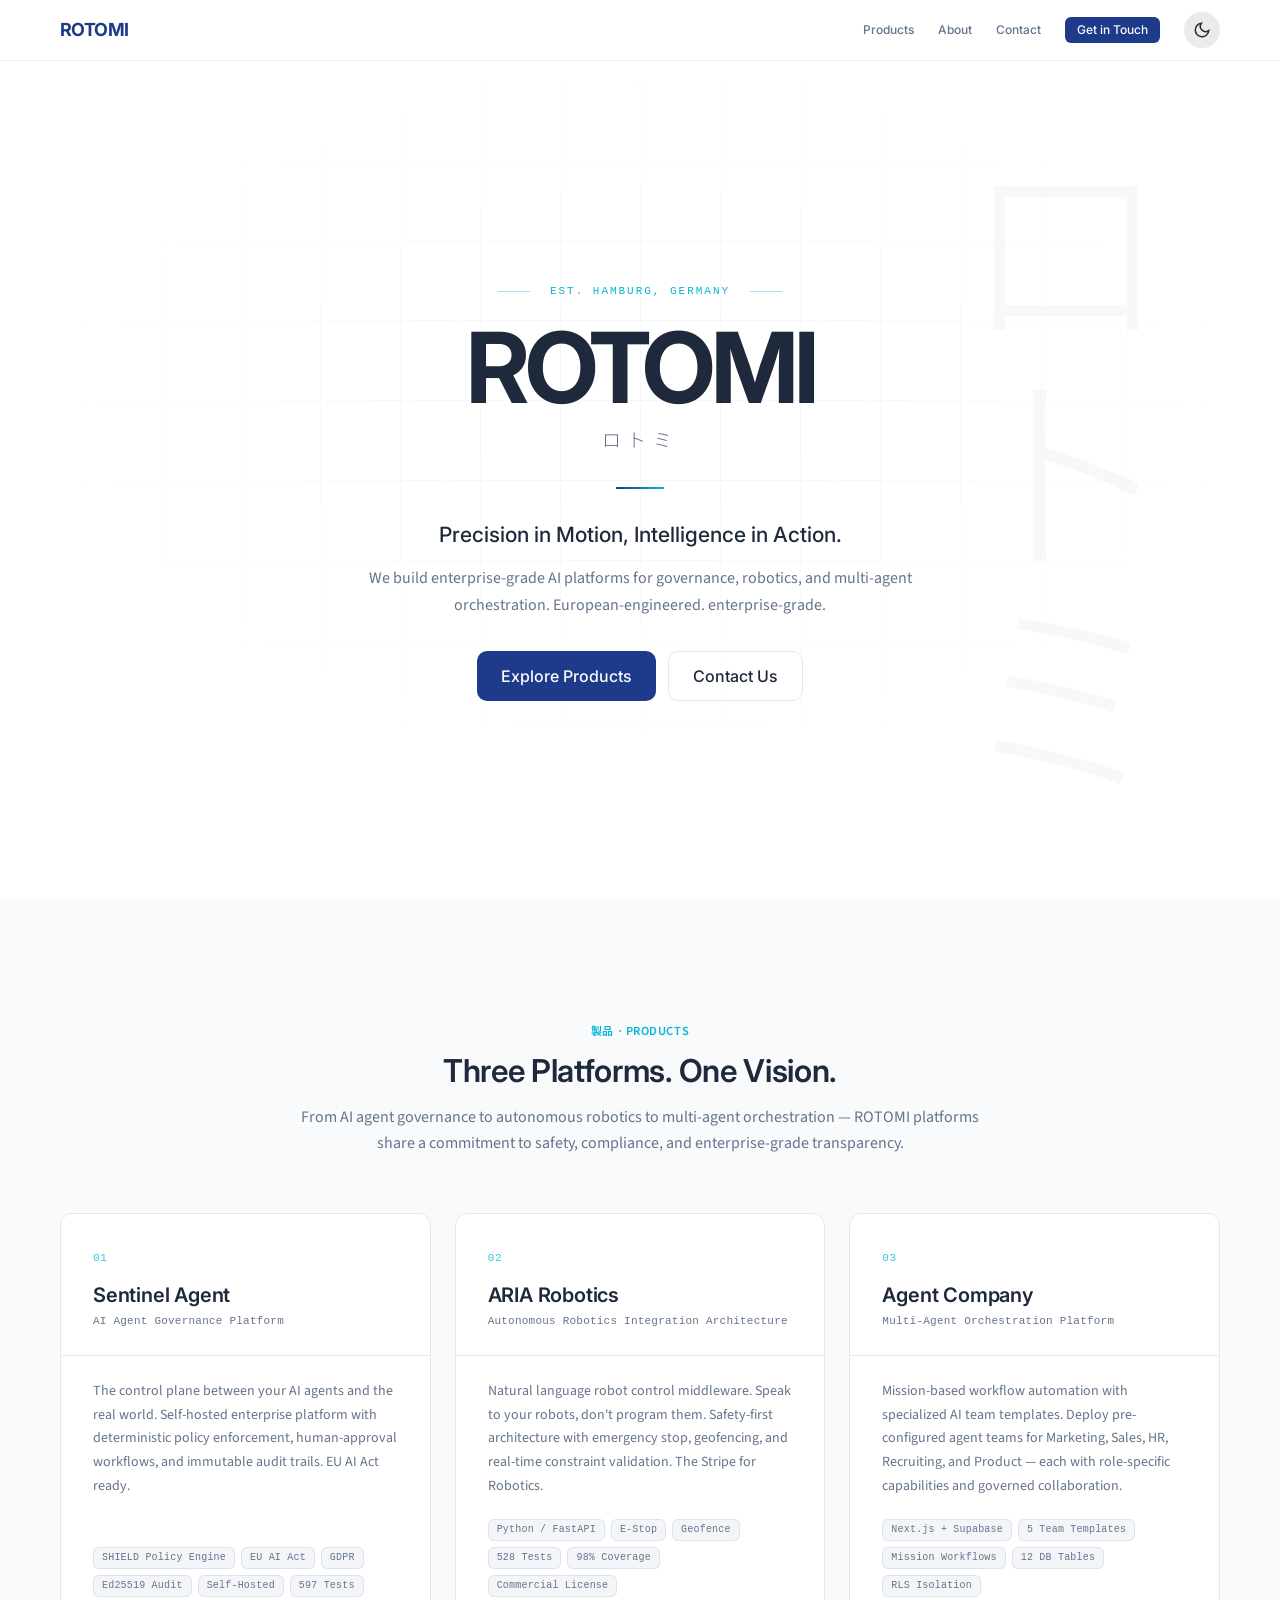
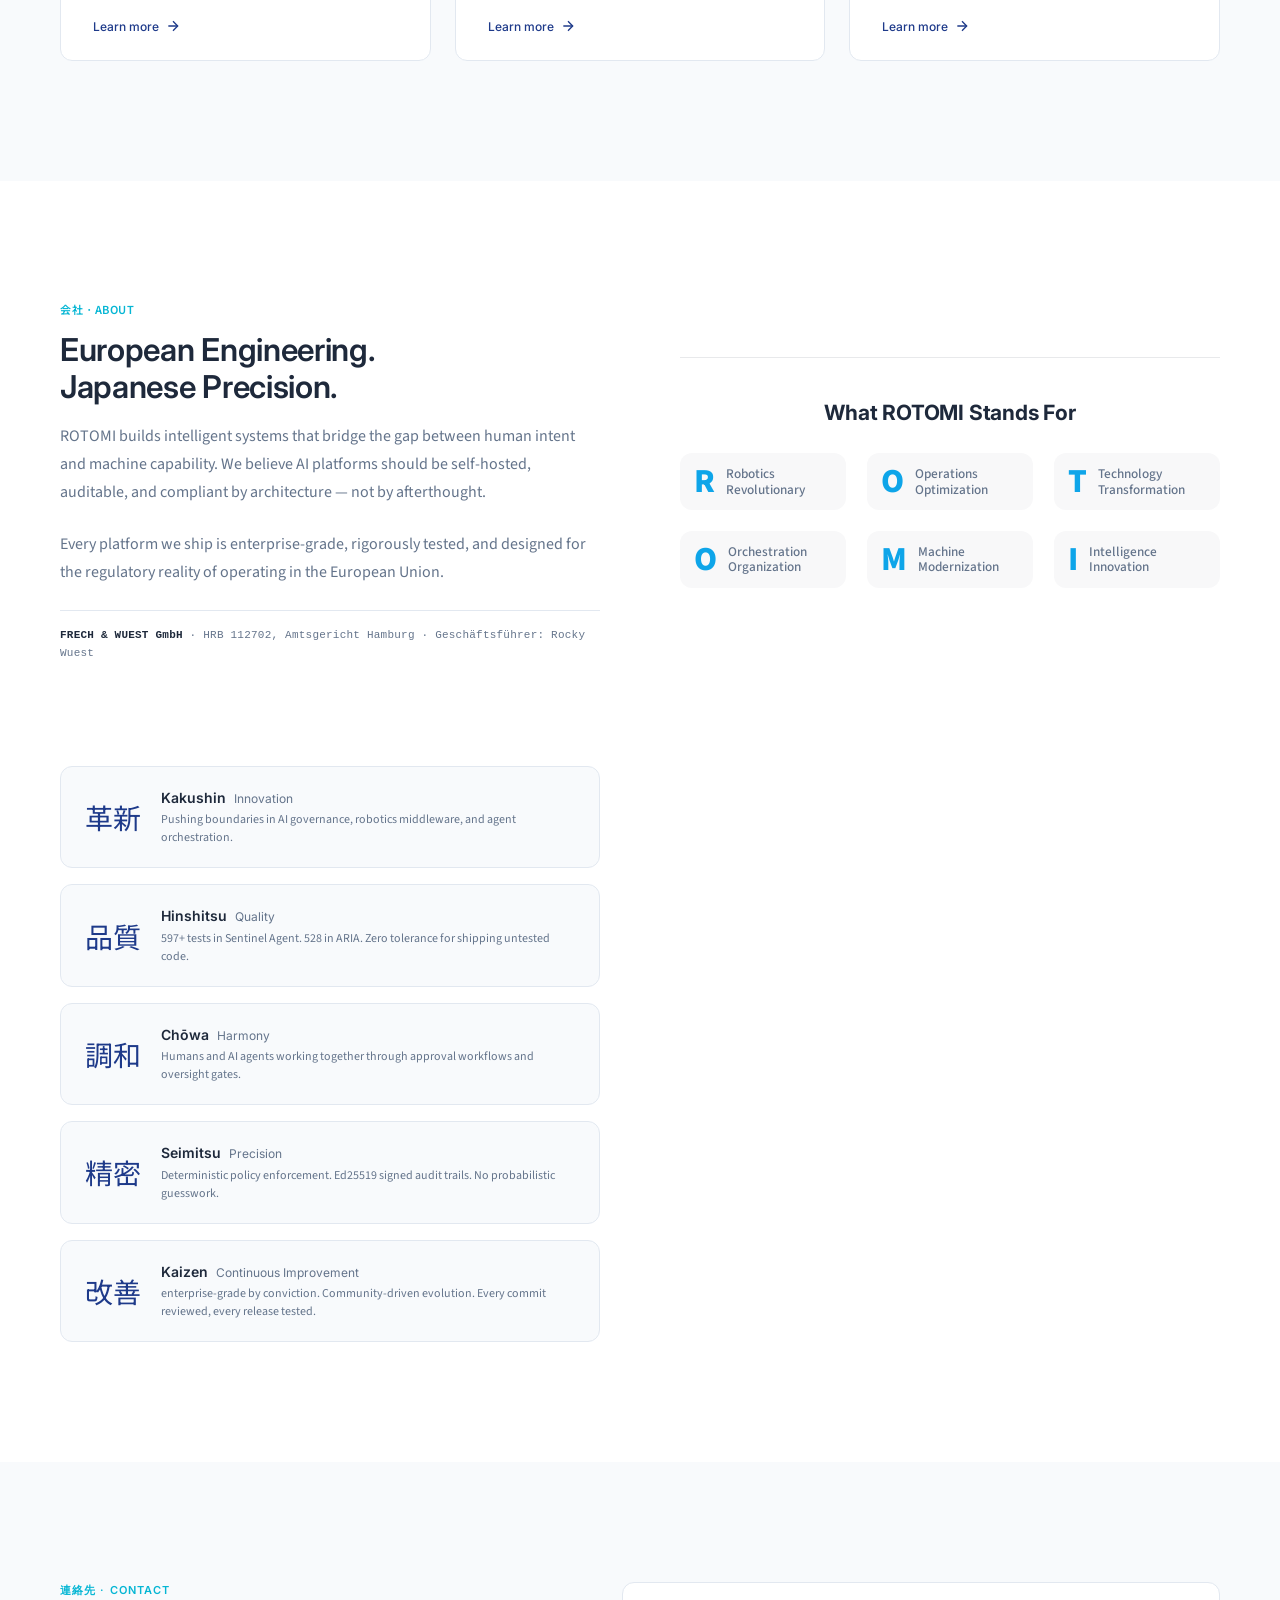
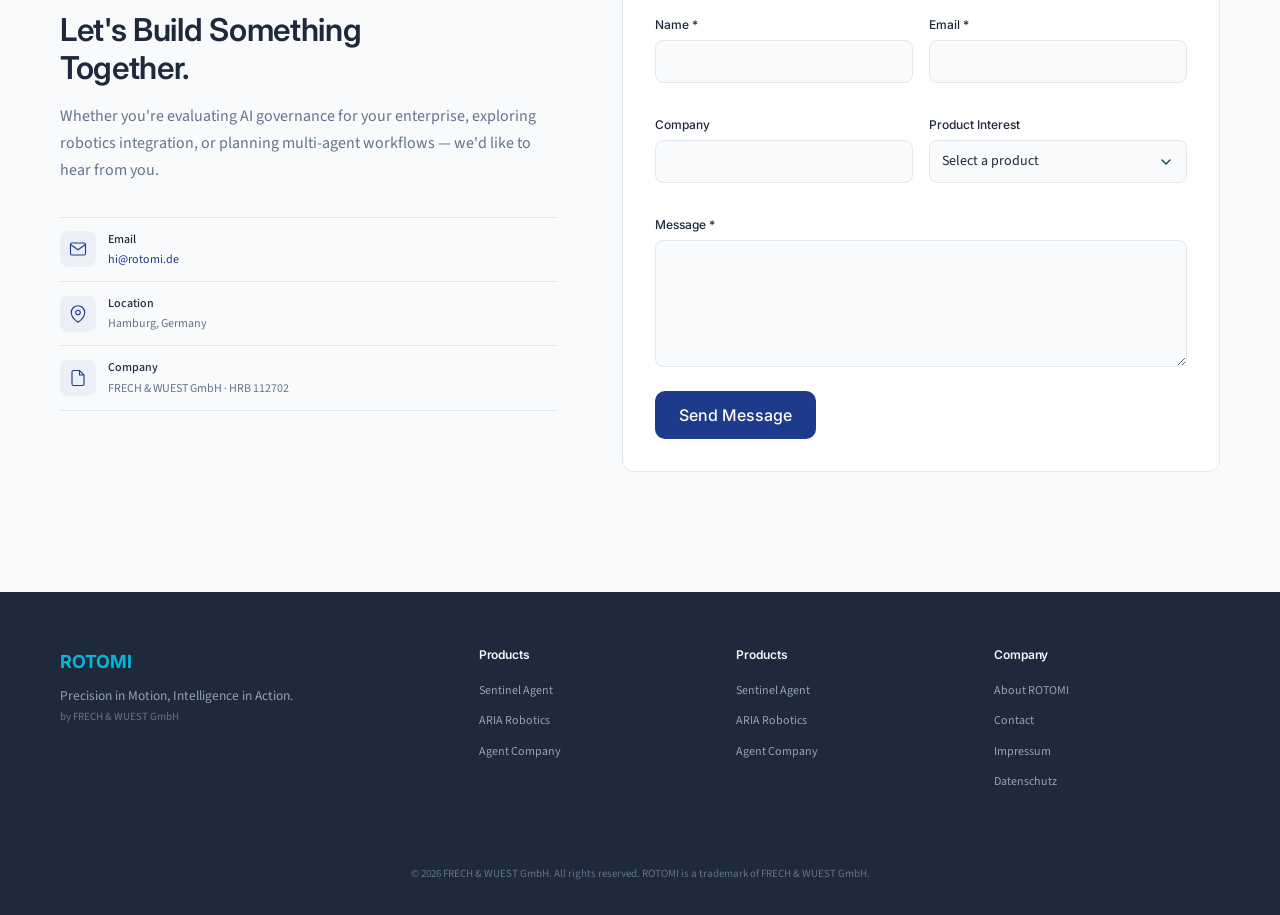
<file: index.html>
<!DOCTYPE html>
<html lang="en">
<head>
    <meta charset="UTF-8">
    <meta name="viewport" content="width=device-width, initial-scale=1.0">
    <title>ROTOMI | Intelligent Systems for the Autonomous Enterprise</title>
    <meta name="description" content="ROTOMI builds enterprise-grade AI platforms for governance, robotics, and multi-agent orchestration. European-engineered. Built in Hamburg. By FRECH & WUEST GmbH.">
    <meta name="keywords" content="ROTOMI, AI governance, robotics middleware, multi-agent orchestration, EU AI Act, FRECH WUEST, enterprise AI, enterprise-grade">
    <meta property="og:title" content="ROTOMI — Precision in Motion, Intelligence in Action">
    <meta property="og:description" content="Enterprise-grade AI platforms for governance, robotics, and multi-agent orchestration. European-engineered. enterprise-grade.">
    <meta property="og:type" content="website">
    <meta property="og:url" content="https://rotomi.de">
    <meta name="twitter:card" content="summary_large_image">
    <meta name="twitter:title" content="ROTOMI">
    <meta name="twitter:description" content="Intelligent Systems for the Autonomous Enterprise.">
    <link rel="preconnect" href="https://fonts.googleapis.com">
    <link rel="preconnect" href="https://fonts.gstatic.com" crossorigin>
    <link href="https://fonts.googleapis.com/css2?family=Inter:wght@300;400;500;600;700&family=Noto+Sans+JP:wght@300;400;500;600&family=Source+Sans+Pro:wght@300;400;500;600&display=swap" rel="stylesheet">
    <link rel="stylesheet" href="style.css">
    <script type="application/ld+json">
    {
      "@context": "https://schema.org",
      "@type": "Organization",
      "name": "ROTOMI",
      "url": "https://rotomi.de",
      "description": "Enterprise-grade AI platforms for governance, robotics, and multi-agent orchestration.",
      "parentOrganization": {
        "@type": "Organization",
        "name": "FRECH & WUEST GmbH",
        "address": {
          "@type": "PostalAddress",
          "addressLocality": "Hamburg",
          "addressCountry": "DE"
        }
      }
    }
    </script>
    <style>
        /* ============================================
           BRAND HOMEPAGE — Page-specific styles
           ============================================ */

        /* Hero: Brand-level presentation */
        .brand-hero {
            position: relative;
            min-height: 100vh;
            display: flex;
            align-items: center;
            justify-content: center;
            overflow: hidden;
            padding-top: 80px;
            background: var(--color-background);
        }

        .brand-hero__grid-bg {
            position: absolute;
            inset: 0;
            opacity: 0.035;
            background-image:
                linear-gradient(var(--rotomi-blue) 1px, transparent 1px),
                linear-gradient(90deg, var(--rotomi-blue) 1px, transparent 1px);
            background-size: 80px 80px;
            mask-image: radial-gradient(ellipse 70% 60% at 50% 45%, black 20%, transparent 70%);
            -webkit-mask-image: radial-gradient(ellipse 70% 60% at 50% 45%, black 20%, transparent 70%);
        }

        [data-theme="dark"] .brand-hero__grid-bg {
            opacity: 0.06;
            background-image:
                linear-gradient(var(--innovation-cyan) 1px, transparent 1px),
                linear-gradient(90deg, var(--innovation-cyan) 1px, transparent 1px);
        }

        .brand-hero__accent {
            position: absolute;
            top: 15%;
            right: 8%;
            font-family: var(--font-secondary);
            font-size: clamp(6rem, 18vw, 16rem);
            font-weight: 300;
            color: var(--rotomi-blue);
            opacity: 0.03;
            line-height: 1;
            pointer-events: none;
            user-select: none;
            writing-mode: vertical-rl;
        }

        [data-theme="dark"] .brand-hero__accent {
            color: var(--innovation-cyan);
            opacity: 0.04;
        }

        .brand-hero__inner {
            position: relative;
            text-align: center;
            max-width: 820px;
            margin: 0 auto;
            padding: 0 var(--space-20);
        }

        .brand-hero__marker {
            display: inline-block;
            font-family: var(--font-family-mono);
            font-size: var(--font-size-xs);
            font-weight: 500;
            letter-spacing: 0.18em;
            text-transform: uppercase;
            color: var(--innovation-cyan);
            margin-bottom: var(--space-24);
            position: relative;
            padding: 0 var(--space-20);
        }

        .brand-hero__marker::before,
        .brand-hero__marker::after {
            content: '';
            position: absolute;
            top: 50%;
            width: 32px;
            height: 1px;
            background: var(--innovation-cyan);
            opacity: 0.4;
        }

        .brand-hero__marker::before { right: 100%; }
        .brand-hero__marker::after { left: 100%; }

        .brand-hero__name {
            font-family: var(--font-primary);
            font-size: clamp(3.5rem, 10vw, 7rem);
            font-weight: 700;
            letter-spacing: -0.05em;
            line-height: 0.9;
            color: var(--color-text);
            margin-bottom: var(--space-12);
        }

        .brand-hero__jp {
            font-family: var(--font-secondary);
            font-size: clamp(1rem, 2.5vw, 1.35rem);
            font-weight: 300;
            color: var(--color-text-secondary);
            letter-spacing: 0.35em;
            margin-bottom: var(--space-32);
            opacity: 0.7;
        }

        .brand-hero__rule {
            width: 48px;
            height: 2px;
            background: linear-gradient(90deg, var(--rotomi-blue), var(--innovation-cyan));
            margin: 0 auto var(--space-32);
            border: none;
        }

        .brand-hero__tagline {
            font-family: var(--font-primary);
            font-size: clamp(1.15rem, 2.2vw, 1.5rem);
            font-weight: 500;
            color: var(--color-text);
            line-height: 1.35;
            margin-bottom: var(--space-16);
        }

        .brand-hero__desc {
            font-size: var(--font-size-lg);
            color: var(--color-text-secondary);
            line-height: 1.7;
            max-width: 560px;
            margin: 0 auto var(--space-32);
        }

        .brand-hero__actions {
            display: flex;
            gap: var(--space-12);
            justify-content: center;
            flex-wrap: wrap;
        }

        /* Products Showcase */
        .showcase {
            padding: 120px 0;
            background: var(--color-surface);
        }

        .showcase__grid {
            display: grid;
            grid-template-columns: repeat(3, 1fr);
            gap: var(--space-24);
        }

        .showcase-card {
            background: var(--color-background);
            border: 1px solid var(--color-border);
            border-radius: var(--radius-lg);
            padding: 0;
            overflow: hidden;
            transition: all 0.35s var(--ease-out-quart);
            display: flex;
            flex-direction: column;
            position: relative;
        }

        .showcase-card:hover {
            transform: translateY(-6px);
            box-shadow: 0 20px 40px -12px rgba(30, 58, 138, 0.08);
        }

        [data-theme="dark"] .showcase-card:hover {
            box-shadow: 0 20px 40px -12px rgba(6, 182, 212, 0.1);
        }

        .showcase-card__top {
            padding: 36px var(--space-32) var(--space-24);
            border-bottom: 1px solid var(--color-border);
            position: relative;
        }

        .showcase-card__top::after {
            content: '';
            position: absolute;
            bottom: -1px;
            left: 0;
            width: 0;
            height: 2px;
            background: linear-gradient(90deg, var(--rotomi-blue), var(--innovation-cyan));
            transition: width 0.5s var(--ease-out-quart);
        }

        .showcase-card:hover .showcase-card__top::after {
            width: 100%;
        }

        .showcase-card__number {
            font-family: var(--font-family-mono);
            font-size: var(--font-size-xs);
            color: var(--innovation-cyan);
            letter-spacing: 0.06em;
            margin-bottom: var(--space-16);
            opacity: 0.8;
        }

        .showcase-card__title {
            font-family: var(--font-primary);
            font-size: var(--font-size-2xl);
            font-weight: 600;
            margin-bottom: var(--space-6);
            line-height: 1.2;
        }

        .showcase-card__subtitle {
            font-family: var(--font-family-mono);
            font-size: var(--font-size-xs);
            color: var(--color-text-secondary);
            letter-spacing: 0.02em;
        }

        .showcase-card__body {
            padding: var(--space-24) var(--space-32);
            flex: 1;
            display: flex;
            flex-direction: column;
        }

        .showcase-card__desc {
            font-size: var(--font-size-base);
            color: var(--color-text-secondary);
            line-height: 1.7;
            margin-bottom: var(--space-20);
            flex: 1;
        }

        .showcase-card__tags {
            display: flex;
            flex-wrap: wrap;
            gap: var(--space-6);
            margin-bottom: var(--space-20);
        }

        .showcase-card__tag {
            display: inline-flex;
            padding: var(--space-2) var(--space-8);
            background: rgba(30, 58, 138, 0.05);
            border: 1px solid rgba(30, 58, 138, 0.1);
            border-radius: var(--radius-sm);
            font-family: var(--font-family-mono);
            font-size: 10px;
            color: var(--tech-gray);
            letter-spacing: 0.02em;
        }

        [data-theme="dark"] .showcase-card__tag {
            background: rgba(6, 182, 212, 0.06);
            border-color: rgba(6, 182, 212, 0.15);
            color: #94A3B8;
        }

        .showcase-card__link {
            display: inline-flex;
            align-items: center;
            gap: var(--space-6);
            font-family: var(--font-primary);
            font-size: var(--font-size-sm);
            font-weight: 500;
            color: var(--color-primary);
            text-decoration: none;
            transition: gap 0.25s var(--ease-out-quart);
        }

        .showcase-card__link:hover {
            gap: var(--space-10);
        }

        .showcase-card__link svg {
            transition: transform 0.25s var(--ease-out-quart);
        }

        .showcase-card__link:hover svg {
            transform: translateX(2px);
        }

        /* About / Values */
        .about {
            padding: 120px 0;
            background: var(--color-background);
        }

        .about__layout {
            display: grid;
            grid-template-columns: 1fr 1fr;
            gap: 80px;
            align-items: start;
        }

        .about__text .section__label {
            text-align: left;
            display: block;
        }

        .about__text .section__title {
            text-align: left;
        }

        .about__mission {
            font-size: var(--font-size-lg);
            color: var(--color-text-secondary);
            line-height: 1.75;
            margin-bottom: var(--space-24);
        }

        .about__company {
            font-family: var(--font-family-mono);
            font-size: var(--font-size-xs);
            color: var(--color-text-secondary);
            letter-spacing: 0.02em;
            padding-top: var(--space-16);
            border-top: 1px solid var(--color-border);
        }

        .about__company strong {
            color: var(--color-text);
        }

        .values-grid {
            display: flex;
            flex-direction: column;
            gap: var(--space-16);
        }

        .value-row {
            display: flex;
            align-items: center;
            gap: var(--space-20);
            padding: var(--space-20) var(--space-24);
            background: var(--color-surface);
            border: 1px solid var(--color-border);
            border-radius: var(--radius-lg);
            transition: all var(--duration-normal) var(--ease-standard);
        }

        .value-row:hover {
            border-color: rgba(6, 182, 212, 0.25);
            transform: translateX(4px);
        }

        .value-row__kanji {
            font-family: var(--font-secondary);
            font-size: clamp(1.5rem, 3vw, 2rem);
            font-weight: 400;
            color: var(--rotomi-blue);
            line-height: 1;
            flex-shrink: 0;
            width: 56px;
            text-align: center;
        }

        [data-theme="dark"] .value-row__kanji {
            color: var(--innovation-cyan);
        }

        .value-row__content {
            flex: 1;
            min-width: 0;
        }

        .value-row__name {
            font-family: var(--font-primary);
            font-size: var(--font-size-base);
            font-weight: 600;
            color: var(--color-text);
            margin-bottom: 2px;
        }

        .value-row__name span {
            font-weight: 400;
            color: var(--color-text-secondary);
            margin-left: var(--space-4);
            font-size: var(--font-size-sm);
        }

        .value-row__desc {
            font-size: var(--font-size-sm);
            color: var(--color-text-secondary);
            line-height: 1.5;
            margin: 0;
        }

        /* Contact Section */
        .contact {
            padding: 120px 0;
            background: var(--color-surface);
        }

        .contact__layout {
            display: grid;
            grid-template-columns: 1fr 1.2fr;
            gap: 64px;
            align-items: start;
        }

        .contact__info .section__label {
            text-align: left;
            display: block;
        }

        .contact__info .section__title {
            text-align: left;
        }

        .contact__text {
            font-size: var(--font-size-lg);
            color: var(--color-text-secondary);
            line-height: 1.7;
            margin-bottom: var(--space-32);
        }

        .contact__detail {
            display: flex;
            align-items: center;
            gap: var(--space-12);
            padding: var(--space-12) 0;
            border-top: 1px solid var(--color-border);
        }

        .contact__detail:last-child {
            border-bottom: 1px solid var(--color-border);
        }

        .contact__detail-icon {
            display: flex;
            align-items: center;
            justify-content: center;
            width: 36px;
            height: 36px;
            background: rgba(30, 58, 138, 0.05);
            border-radius: var(--radius-base);
            color: var(--rotomi-blue);
            flex-shrink: 0;
        }

        [data-theme="dark"] .contact__detail-icon {
            background: rgba(6, 182, 212, 0.08);
            color: var(--innovation-cyan);
        }

        .contact__detail-text {
            font-size: var(--font-size-sm);
            color: var(--color-text-secondary);
        }

        .contact__detail-text strong {
            display: block;
            color: var(--color-text);
            font-weight: 500;
            margin-bottom: 1px;
        }

        .contact__form-card {
            background: var(--color-background);
            border: 1px solid var(--color-border);
            border-radius: var(--radius-lg);
            padding: var(--space-32);
        }

        [data-theme="dark"] .contact__form-card {
            background: #1E293B;
        }

        .contact__form-grid {
            display: grid;
            grid-template-columns: 1fr 1fr;
            gap: var(--space-16);
        }

        .contact__form-grid .form-group--full {
            grid-column: 1 / -1;
        }

        .contact__form-card .btn {
            margin-top: var(--space-8);
        }

        /* Responsive */
        @media (max-width: 1024px) {
            .showcase__grid {
                grid-template-columns: 1fr;
                max-width: 520px;
                margin-left: auto;
                margin-right: auto;
            }

            .about__layout {
                grid-template-columns: 1fr;
                gap: 48px;
            }

            .contact__layout {
                grid-template-columns: 1fr;
                gap: 40px;
            }
        }

        @media (max-width: 768px) {
            .brand-hero__accent {
                display: none;
            }

            .brand-hero__name {
                font-size: clamp(2.8rem, 12vw, 4.5rem);
            }

            .brand-hero__actions {
                flex-direction: column;
                align-items: center;
            }

            .brand-hero__actions .btn {
                width: 100%;
                max-width: 280px;
            }

            .showcase,
            .about,
            .contact {
                padding: 72px 0;
            }

            .contact__form-grid {
                grid-template-columns: 1fr;
            }
        }

        @media (max-width: 480px) {
            .brand-hero__marker::before,
            .brand-hero__marker::after {
                display: none;
            }

            .value-row__kanji {
                width: 40px;
                font-size: 1.3rem;
            }
        }

        /* Entry animations */
        .brand-hero__inner > * {
            opacity: 0;
            transform: translateY(20px);
            animation: brandFadeIn 0.6s var(--ease-out-quart) forwards;
        }

        .brand-hero__inner > *:nth-child(1) { animation-delay: 0.1s; }
        .brand-hero__inner > *:nth-child(2) { animation-delay: 0.2s; }
        .brand-hero__inner > *:nth-child(3) { animation-delay: 0.3s; }
        .brand-hero__inner > *:nth-child(4) { animation-delay: 0.4s; }
        .brand-hero__inner > *:nth-child(5) { animation-delay: 0.45s; }
        .brand-hero__inner > *:nth-child(6) { animation-delay: 0.5s; }
        .brand-hero__inner > *:nth-child(7) { animation-delay: 0.55s; }

        @keyframes brandFadeIn {
            to {
                opacity: 1;
                transform: translateY(0);
            }
        }
    </style>
    <style>
        .rotomi-acronym { margin: 4rem 0; padding: 3rem 0; border-top: 1px solid rgba(30, 41, 59, 0.1); }
        .rotomi-acronym__title { font-size: 1.5rem; font-weight: 700; color: var(--text-primary, #1e293b); margin-bottom: 2rem; text-align: center; }
        .rotomi-acronym__grid { display: grid; grid-template-columns: repeat(3, 1fr); gap: 1.5rem; max-width: 800px; margin: 0 auto; }
        .rotomi-acronym__item { display: flex; align-items: stretch; gap: 0.75rem; padding: 0.75rem 1rem; border-radius: 12px; background: rgba(30, 41, 59, 0.03); transition: background 0.3s ease; }
        .rotomi-acronym__item:hover { background: rgba(30, 41, 59, 0.06); }
        .rotomi-acronym__letter { font-size: 2.4rem; font-weight: 800; color: var(--accent, #0ea5e9); line-height: 1; display: flex; align-items: center; }
        .rotomi-acronym__meanings { display: flex; flex-direction: column; justify-content: space-between; padding: 2px 0; }
        .rotomi-acronym__word { display: block; font-size: 0.95rem; color: var(--text-secondary, #64748b); font-weight: 500; line-height: 1.2; }
        @media (max-width: 768px) { .rotomi-acronym__grid { grid-template-columns: repeat(2, 1fr); gap: 1rem; } }
        @media (max-width: 480px) { .rotomi-acronym__grid { grid-template-columns: 1fr; } }
        [data-theme="dark"] .rotomi-acronym { border-top-color: rgba(255, 255, 255, 0.1); }
        [data-theme="dark"] .rotomi-acronym__item { background: rgba(255, 255, 255, 0.05); }
        [data-theme="dark"] .rotomi-acronym__item:hover { background: rgba(255, 255, 255, 0.08); }
    </style>
    </head>
<body>
    <!-- Navigation -->
    <nav class="nav" role="navigation" aria-label="Main navigation">
        <div class="nav__container">
            <a href="index.html" class="nav__brand">
                <span class="nav__logo">ROTOMI</span>
            </a>
            <button class="nav__hamburger" id="navHamburger" aria-label="Toggle menu" aria-expanded="false">
                <span></span><span></span><span></span>
            </button>
            <div class="nav__menu" id="navMenu">
                <a href="#products" class="nav__link">Products</a>
                <a href="#about" class="nav__link">About</a>
                <a href="#contact" class="nav__link">Contact</a>
                <a href="#contact" class="btn btn--primary btn--sm nav__cta">Get in Touch</a>
                <button class="theme-toggle" id="themeToggle" aria-label="Toggle dark mode">
                    <svg class="theme-toggle__icon theme-toggle__icon--light" width="18" height="18" viewBox="0 0 24 24" fill="none" stroke="currentColor" stroke-width="2"><path d="M21 12.79A9 9 0 1 1 11.21 3 7 7 0 0 0 21 12.79z"/></svg>
                    <svg class="theme-toggle__icon theme-toggle__icon--dark" width="18" height="18" viewBox="0 0 24 24" fill="none" stroke="currentColor" stroke-width="2"><circle cx="12" cy="12" r="5"/><line x1="12" y1="1" x2="12" y2="3"/><line x1="12" y1="21" x2="12" y2="23"/><line x1="4.22" y1="4.22" x2="5.64" y2="5.64"/><line x1="18.36" y1="18.36" x2="19.78" y2="19.78"/><line x1="1" y1="12" x2="3" y2="12"/><line x1="21" y1="12" x2="23" y2="12"/><line x1="4.22" y1="19.78" x2="5.64" y2="18.36"/><line x1="18.36" y1="5.64" x2="19.78" y2="4.22"/></svg>
                </button>
            </div>
        </div>
    </nav>

    <!-- Hero -->
    <section class="brand-hero">
        <div class="brand-hero__grid-bg"></div>
        <div class="brand-hero__accent" aria-hidden="true">&#12525;&#12488;&#12511;</div>
        <div class="brand-hero__inner">
            <div class="brand-hero__marker">Est. Hamburg, Germany</div>
            <h1 class="brand-hero__name">ROTOMI</h1>
            <div class="brand-hero__jp">&#12525;&#12488;&#12511;</div>
            <hr class="brand-hero__rule">
            <p class="brand-hero__tagline">Precision in Motion, Intelligence in Action.</p>
            <p class="brand-hero__desc">We build enterprise-grade AI platforms for governance, robotics, and multi-agent orchestration. European-engineered. enterprise-grade.</p>
            <div class="brand-hero__actions">
                <a href="#products" class="btn btn--primary btn--lg">Explore Products</a>
                <a href="#contact" class="btn btn--outline btn--lg">Contact Us</a>
            </div>
        </div>
    </section>

    <!-- Products -->
    <section id="products" class="showcase">
        <div class="container">
            <div class="section__header">
                <span class="section__label section__label--jp">&#35069;&#21697; &middot; Products</span>
                <h2 class="section__title">Three Platforms. One Vision.</h2>
                <p class="section__subtitle">From AI agent governance to autonomous robotics to multi-agent orchestration &mdash; ROTOMI platforms share a commitment to safety, compliance, and enterprise-grade transparency.</p>
            </div>
            <div class="showcase__grid">
                <!-- Sentinel Agent -->
                <article class="showcase-card">
                    <div class="showcase-card__top">
                        <div class="showcase-card__number">01</div>
                        <h3 class="showcase-card__title">Sentinel Agent</h3>
                        <div class="showcase-card__subtitle">AI Agent Governance Platform</div>
                    </div>
                    <div class="showcase-card__body">
                        <p class="showcase-card__desc">The control plane between your AI agents and the real world. Self-hosted enterprise platform with deterministic policy enforcement, human-approval workflows, and immutable audit trails. EU AI Act ready.</p>
                        <div class="showcase-card__tags">
                            <span class="showcase-card__tag">SHIELD Policy Engine</span>
                            <span class="showcase-card__tag">EU AI Act</span>
                            <span class="showcase-card__tag">GDPR</span>
                            <span class="showcase-card__tag">Ed25519 Audit</span>
                            <span class="showcase-card__tag">Self-Hosted</span>
                            <span class="showcase-card__tag">597 Tests</span>
                        </div>
                        <a href="sentinel-agent.html" class="showcase-card__link">
                            Learn more
                            <svg width="16" height="16" viewBox="0 0 24 24" fill="none" stroke="currentColor" stroke-width="2"><line x1="5" y1="12" x2="19" y2="12"/><polyline points="12 5 19 12 12 19"/></svg>
                        </a>
                    </div>
                </article>

                <!-- ARIA Robotics -->
                <article class="showcase-card">
                    <div class="showcase-card__top">
                        <div class="showcase-card__number">02</div>
                        <h3 class="showcase-card__title">ARIA Robotics</h3>
                        <div class="showcase-card__subtitle">Autonomous Robotics Integration Architecture</div>
                    </div>
                    <div class="showcase-card__body">
                        <p class="showcase-card__desc">Natural language robot control middleware. Speak to your robots, don't program them. Safety-first architecture with emergency stop, geofencing, and real-time constraint validation. The Stripe for Robotics.</p>
                        <div class="showcase-card__tags">
                            <span class="showcase-card__tag">Python / FastAPI</span>
                            <span class="showcase-card__tag">E-Stop</span>
                            <span class="showcase-card__tag">Geofence</span>
                            <span class="showcase-card__tag">528 Tests</span>
                            <span class="showcase-card__tag">98% Coverage</span>
                            <span class="showcase-card__tag">Commercial License</span>
                        </div>
                        <a href="aria-robotics.html" class="showcase-card__link">
                            Learn more
                            <svg width="16" height="16" viewBox="0 0 24 24" fill="none" stroke="currentColor" stroke-width="2"><line x1="5" y1="12" x2="19" y2="12"/><polyline points="12 5 19 12 12 19"/></svg>
                        </a>
                    </div>
                </article>

                <!-- Agent Company -->
                <article class="showcase-card">
                    <div class="showcase-card__top">
                        <div class="showcase-card__number">03</div>
                        <h3 class="showcase-card__title">Agent Company</h3>
                        <div class="showcase-card__subtitle">Multi-Agent Orchestration Platform</div>
                    </div>
                    <div class="showcase-card__body">
                        <p class="showcase-card__desc">Mission-based workflow automation with specialized AI team templates. Deploy pre-configured agent teams for Marketing, Sales, HR, Recruiting, and Product &mdash; each with role-specific capabilities and governed collaboration.</p>
                        <div class="showcase-card__tags">
                            <span class="showcase-card__tag">Next.js + Supabase</span>
                            <span class="showcase-card__tag">5 Team Templates</span>
                            <span class="showcase-card__tag">Mission Workflows</span>
                            <span class="showcase-card__tag">12 DB Tables</span>
                            <span class="showcase-card__tag">RLS Isolation</span>
                        </div>
                        <a href="agent-company.html" class="showcase-card__link">
                            Learn more
                            <svg width="16" height="16" viewBox="0 0 24 24" fill="none" stroke="currentColor" stroke-width="2"><line x1="5" y1="12" x2="19" y2="12"/><polyline points="12 5 19 12 12 19"/></svg>
                        </a>
                    </div>
                </article>
            </div>
        </div>
    </section>

    <!-- About & Values -->
    <section id="about" class="about">
        <div class="container">
            <div class="about__layout">
                <div class="about__text">
                    <span class="section__label section__label--jp">&#20250;&#31038; &middot; About</span>
                    <h2 class="section__title">European Engineering.<br>Japanese Precision.</h2>
                    <p class="about__mission">ROTOMI builds intelligent systems that bridge the gap between human intent and machine capability. We believe AI platforms should be self-hosted, auditable, and compliant by architecture &mdash; not by afterthought.</p>
                    <p class="about__mission">Every platform we ship is enterprise-grade, rigorously tested, and designed for the regulatory reality of operating in the European Union.</p>
                    <div class="about__company">
                        <strong>FRECH &amp; WUEST GmbH</strong> &middot; HRB 112702, Amtsgericht Hamburg &middot; Gesch&auml;ftsf&uuml;hrer: Rocky Wuest
                    </div>
                </div>
                                <!-- What ROTOMI Stands For -->
                <div class="rotomi-acronym">
                    <h3 class="rotomi-acronym__title">What ROTOMI Stands For</h3>
                    <div class="rotomi-acronym__grid">
                        <div class="rotomi-acronym__item">
                            <span class="rotomi-acronym__letter">R</span>
                            <span class="rotomi-acronym__meanings">
                                <span class="rotomi-acronym__word">Robotics</span>
                                <span class="rotomi-acronym__word">Revolutionary</span>
                            </span>
                        </div>
                        <div class="rotomi-acronym__item">
                            <span class="rotomi-acronym__letter">O</span>
                            <span class="rotomi-acronym__meanings">
                                <span class="rotomi-acronym__word">Operations</span>
                                <span class="rotomi-acronym__word">Optimization</span>
                            </span>
                        </div>
                        <div class="rotomi-acronym__item">
                            <span class="rotomi-acronym__letter">T</span>
                            <span class="rotomi-acronym__meanings">
                                <span class="rotomi-acronym__word">Technology</span>
                                <span class="rotomi-acronym__word">Transformation</span>
                            </span>
                        </div>
                        <div class="rotomi-acronym__item">
                            <span class="rotomi-acronym__letter">O</span>
                            <span class="rotomi-acronym__meanings">
                                <span class="rotomi-acronym__word">Orchestration</span>
                                <span class="rotomi-acronym__word">Organization</span>
                            </span>
                        </div>
                        <div class="rotomi-acronym__item">
                            <span class="rotomi-acronym__letter">M</span>
                            <span class="rotomi-acronym__meanings">
                                <span class="rotomi-acronym__word">Machine</span>
                                <span class="rotomi-acronym__word">Modernization</span>
                            </span>
                        </div>
                        <div class="rotomi-acronym__item">
                            <span class="rotomi-acronym__letter">I</span>
                            <span class="rotomi-acronym__meanings">
                                <span class="rotomi-acronym__word">Intelligence</span>
                                <span class="rotomi-acronym__word">Innovation</span>
                            </span>
                        </div>
                    </div>
                </div>

                <div class="values-grid">
                    <div class="value-row">
                        <div class="value-row__kanji">&#38761;&#26032;</div>
                        <div class="value-row__content">
                            <div class="value-row__name">Kakushin <span>Innovation</span></div>
                            <p class="value-row__desc">Pushing boundaries in AI governance, robotics middleware, and agent orchestration.</p>
                        </div>
                    </div>
                    <div class="value-row">
                        <div class="value-row__kanji">&#21697;&#36074;</div>
                        <div class="value-row__content">
                            <div class="value-row__name">Hinshitsu <span>Quality</span></div>
                            <p class="value-row__desc">597+ tests in Sentinel Agent. 528 in ARIA. Zero tolerance for shipping untested code.</p>
                        </div>
                    </div>
                    <div class="value-row">
                        <div class="value-row__kanji">&#35519;&#21644;</div>
                        <div class="value-row__content">
                            <div class="value-row__name">Ch&#333;wa <span>Harmony</span></div>
                            <p class="value-row__desc">Humans and AI agents working together through approval workflows and oversight gates.</p>
                        </div>
                    </div>
                    <div class="value-row">
                        <div class="value-row__kanji">&#31934;&#23494;</div>
                        <div class="value-row__content">
                            <div class="value-row__name">Seimitsu <span>Precision</span></div>
                            <p class="value-row__desc">Deterministic policy enforcement. Ed25519 signed audit trails. No probabilistic guesswork.</p>
                        </div>
                    </div>
                    <div class="value-row">
                        <div class="value-row__kanji">&#25913;&#21892;</div>
                        <div class="value-row__content">
                            <div class="value-row__name">Kaizen <span>Continuous Improvement</span></div>
                            <p class="value-row__desc">enterprise-grade by conviction. Community-driven evolution. Every commit reviewed, every release tested.</p>
                        </div>
                    </div>
                </div>
            </div>
        </div>
    </section>

    <!-- Contact -->
    <section id="contact" class="contact">
        <div class="container">
            <div class="contact__layout">
                <div class="contact__info">
                    <span class="section__label">&#36899;&#32097;&#20808; &middot; Contact</span>
                    <h2 class="section__title">Let's Build Something<br>Together.</h2>
                    <p class="contact__text">Whether you're evaluating AI governance for your enterprise, exploring robotics integration, or planning multi-agent workflows &mdash; we'd like to hear from you.</p>
                    <div class="contact__detail">
                        <div class="contact__detail-icon">
                            <svg width="18" height="18" viewBox="0 0 24 24" fill="none" stroke="currentColor" stroke-width="1.5"><path d="M4 4h16c1.1 0 2 .9 2 2v12c0 1.1-.9 2-2 2H4c-1.1 0-2-.9-2-2V6c0-1.1.9-2 2-2z"/><polyline points="22,6 12,13 2,6"/></svg>
                        </div>
                        <div class="contact__detail-text">
                            <strong>Email</strong>
                            <a href="mailto:hi@rotomi.de">hi@rotomi.de</a>
                        </div>
                    </div>
                    <div class="contact__detail">
                        <div class="contact__detail-icon">
                            <svg width="18" height="18" viewBox="0 0 24 24" fill="none" stroke="currentColor" stroke-width="1.5"><path d="M21 10c0 7-9 13-9 13s-9-6-9-13a9 9 0 0 1 18 0z"/><circle cx="12" cy="10" r="3"/></svg>
                        </div>
                        <div class="contact__detail-text">
                            <strong>Location</strong>
                            Hamburg, Germany
                        </div>
                    </div>
                    <div class="contact__detail">
                        <div class="contact__detail-icon">
                            <svg width="18" height="18" viewBox="0 0 24 24" fill="none" stroke="currentColor" stroke-width="1.5"><path d="M14 2H6a2 2 0 0 0-2 2v16a2 2 0 0 0 2 2h12a2 2 0 0 0 2-2V8z"/><polyline points="14 2 14 8 20 8"/></svg>
                        </div>
                        <div class="contact__detail-text">
                            <strong>Company</strong>
                            FRECH &amp; WUEST GmbH &middot; HRB 112702
                        </div>
                    </div>
                </div>
                <div class="contact__form-card">
                    <form id="contactForm" action="send-mail.php" method="POST">
                        <div class="contact__form-grid">
                            <div class="form-group">
                                <label for="name" class="form-label">Name *</label>
                                <input type="text" id="name" name="name" class="form-control" required>
                            </div>
                            <div class="form-group">
                                <label for="email" class="form-label">Email *</label>
                                <input type="email" id="email" name="email" class="form-control" required>
                            </div>
                            <div class="form-group">
                                <label for="company" class="form-label">Company</label>
                                <input type="text" id="company" name="company" class="form-control">
                            </div>
                            <div class="form-group">
                                <label for="product" class="form-label">Product Interest</label>
                                <select id="product" name="product" class="form-control">
                                    <option value="">Select a product</option>
                                    <option value="sentinel-agent">Sentinel Agent</option>
                                    <option value="aria-robotics">ARIA Robotics</option>
                                    <option value="agent-company">Agent Company</option>
                                    <option value="general">General Inquiry</option>
                                </select>
                            </div>
                            <div class="form-group form-group--full">
                                <label for="message" class="form-label">Message *</label>
                                <textarea id="message" name="message" class="form-control" rows="5" required></textarea>
                            </div>
                        </div>
                        <button type="submit" class="btn btn--primary btn--lg">Send Message</button>
                    </form>
                </div>
            </div>
        </div>
    </section>

    <!-- Footer -->
    <footer class="footer">
        <div class="container">
            <div class="footer__content">
                <div class="footer__brand">
                    <div class="footer__logo">ROTOMI</div>
                    <p class="footer__tagline">Precision in Motion, Intelligence in Action.</p>
                    <p class="footer__company">by FRECH &amp; WUEST GmbH</p>
                </div>
                <div class="footer__links">
                    <div class="footer__section">
                        <h4>Products</h4>
                        <ul>
                            <li><a href="sentinel-agent.html">Sentinel Agent</a></li>
                            <li><a href="aria-robotics.html">ARIA Robotics</a></li>
                            <li><a href="agent-company.html">Agent Company</a></li>
                        </ul>
                    </div>
                    <div class="footer__section">
                        <h4>Products</h4>
                        <ul>
                            <li><a href="sentinel-agent.html" target="_blank" rel="noopener">Sentinel Agent</a></li>
                            <li><a href="aria-robotics.html" target="_blank" rel="noopener">ARIA Robotics</a></li>
                            <li><a href="agent-company.html" target="_blank" rel="noopener">Agent Company</a></li>
                        </ul>
                    </div>
                    <div class="footer__section">
                        <h4>Company</h4>
                        <ul>
                            <li><a href="#about">About ROTOMI</a></li>
                            <li><a href="#contact">Contact</a></li>
                            <li><a href="impressum.html">Impressum</a></li>
                            <li><a href="datenschutz.html">Datenschutz</a></li>
                        </ul>
                    </div>
                </div>
            </div>
            <div class="footer__bottom">
                <p>&copy; 2026 FRECH &amp; WUEST GmbH. All rights reserved. ROTOMI is a trademark of FRECH &amp; WUEST GmbH.</p>
            </div>
        </div>
    </footer>

    <script src="app.js"></script>
</body>
</html>
</file>
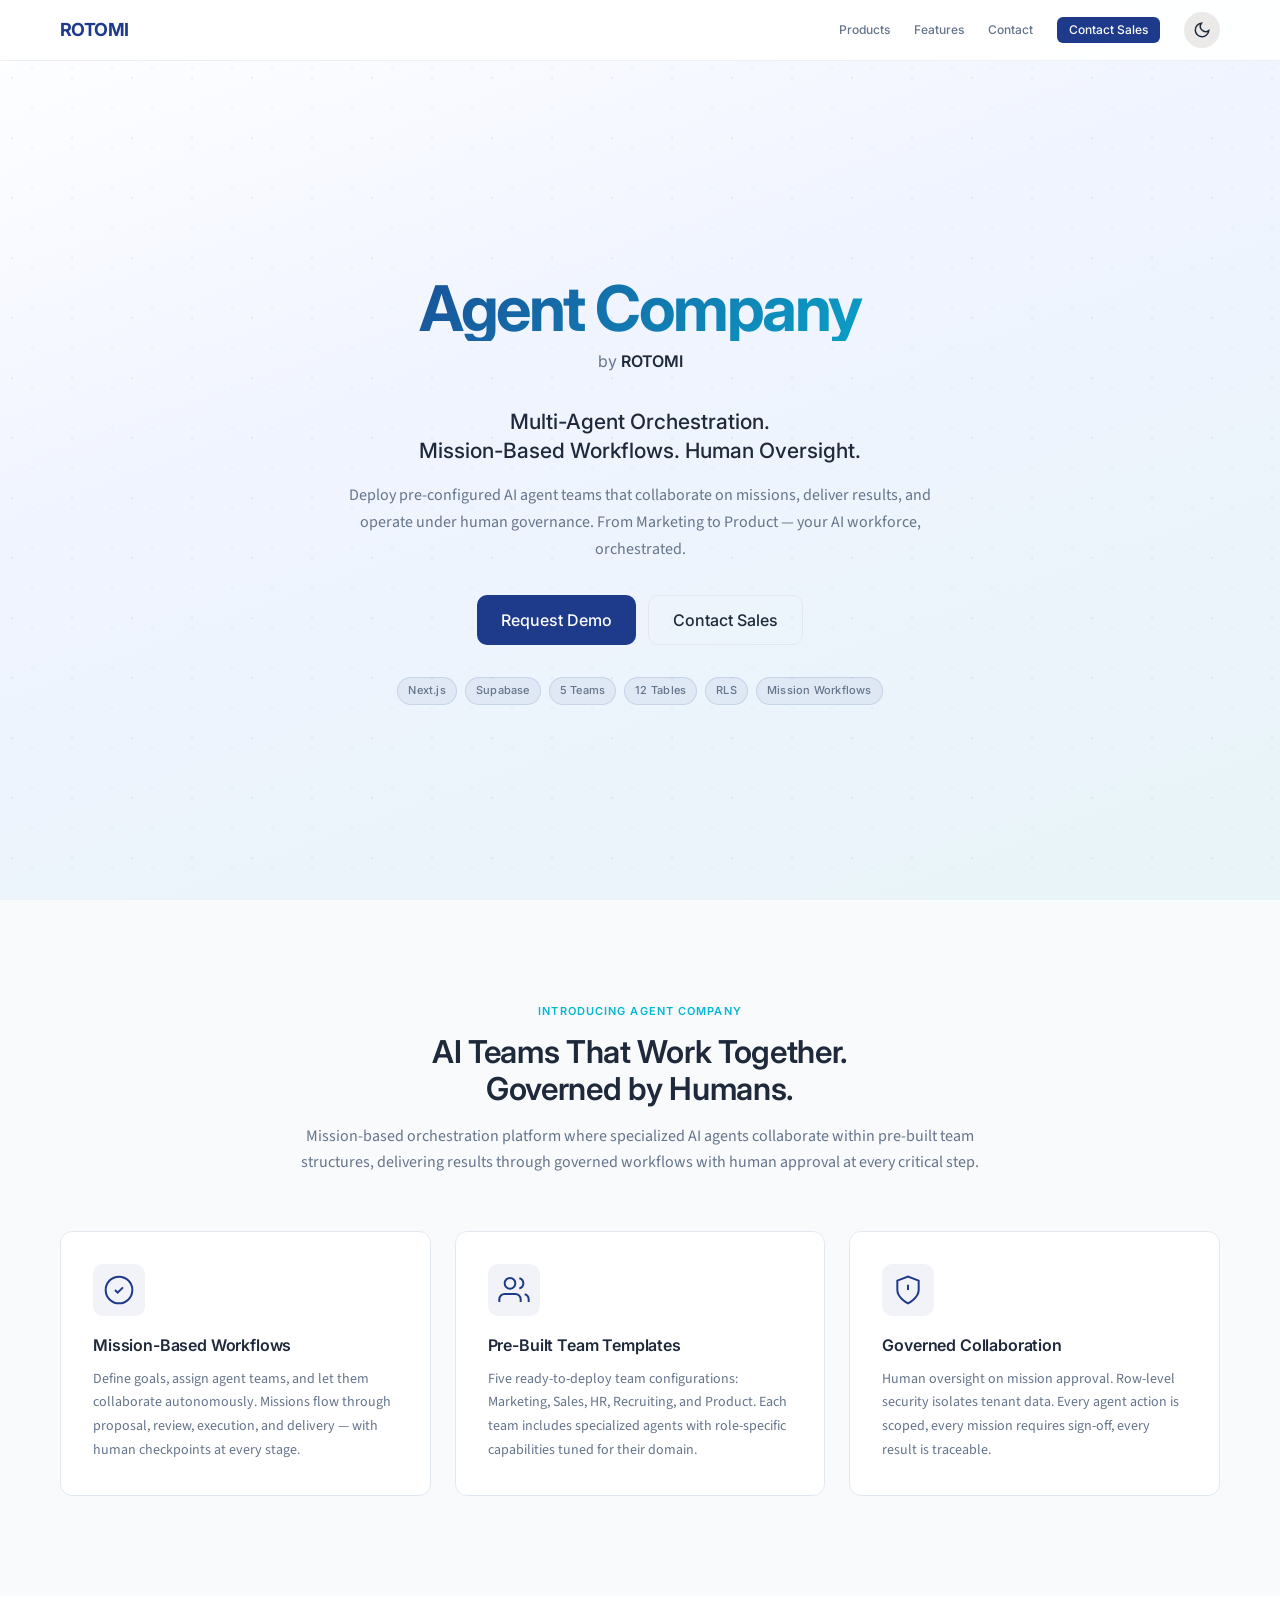
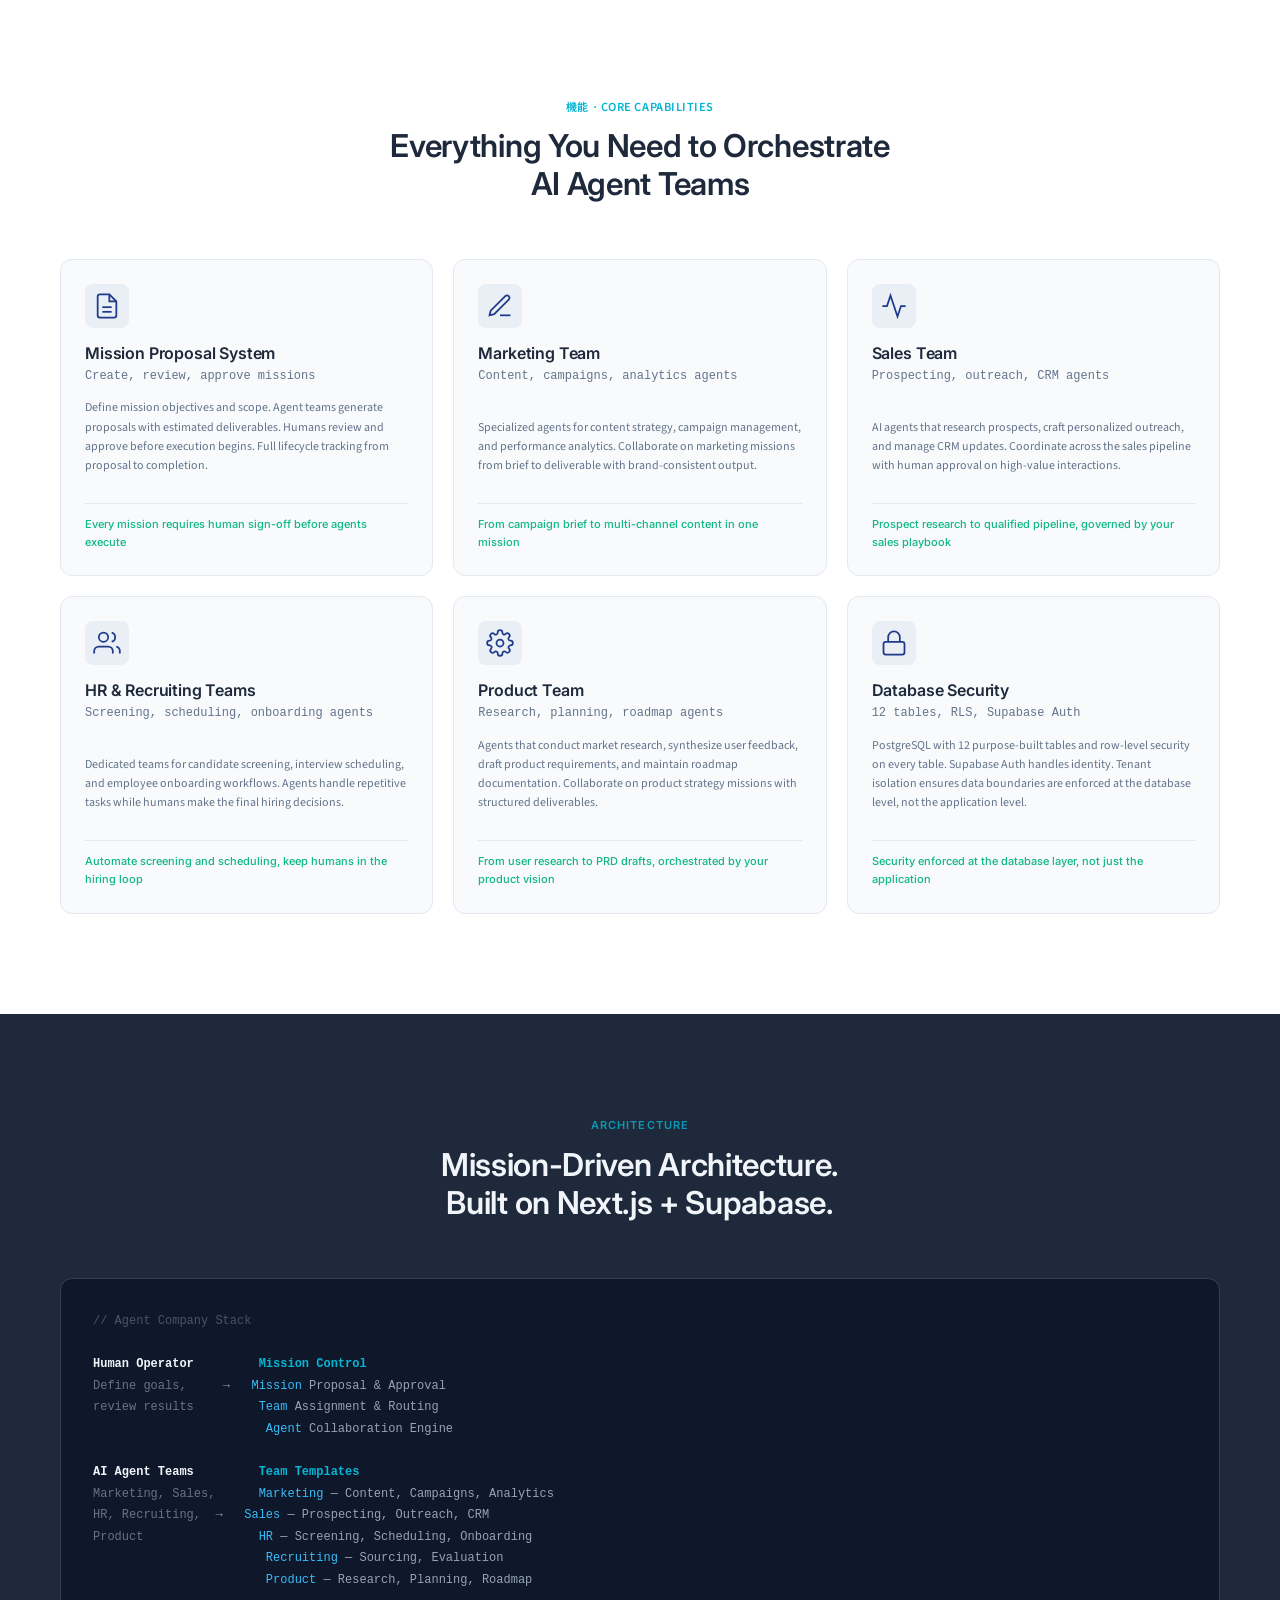
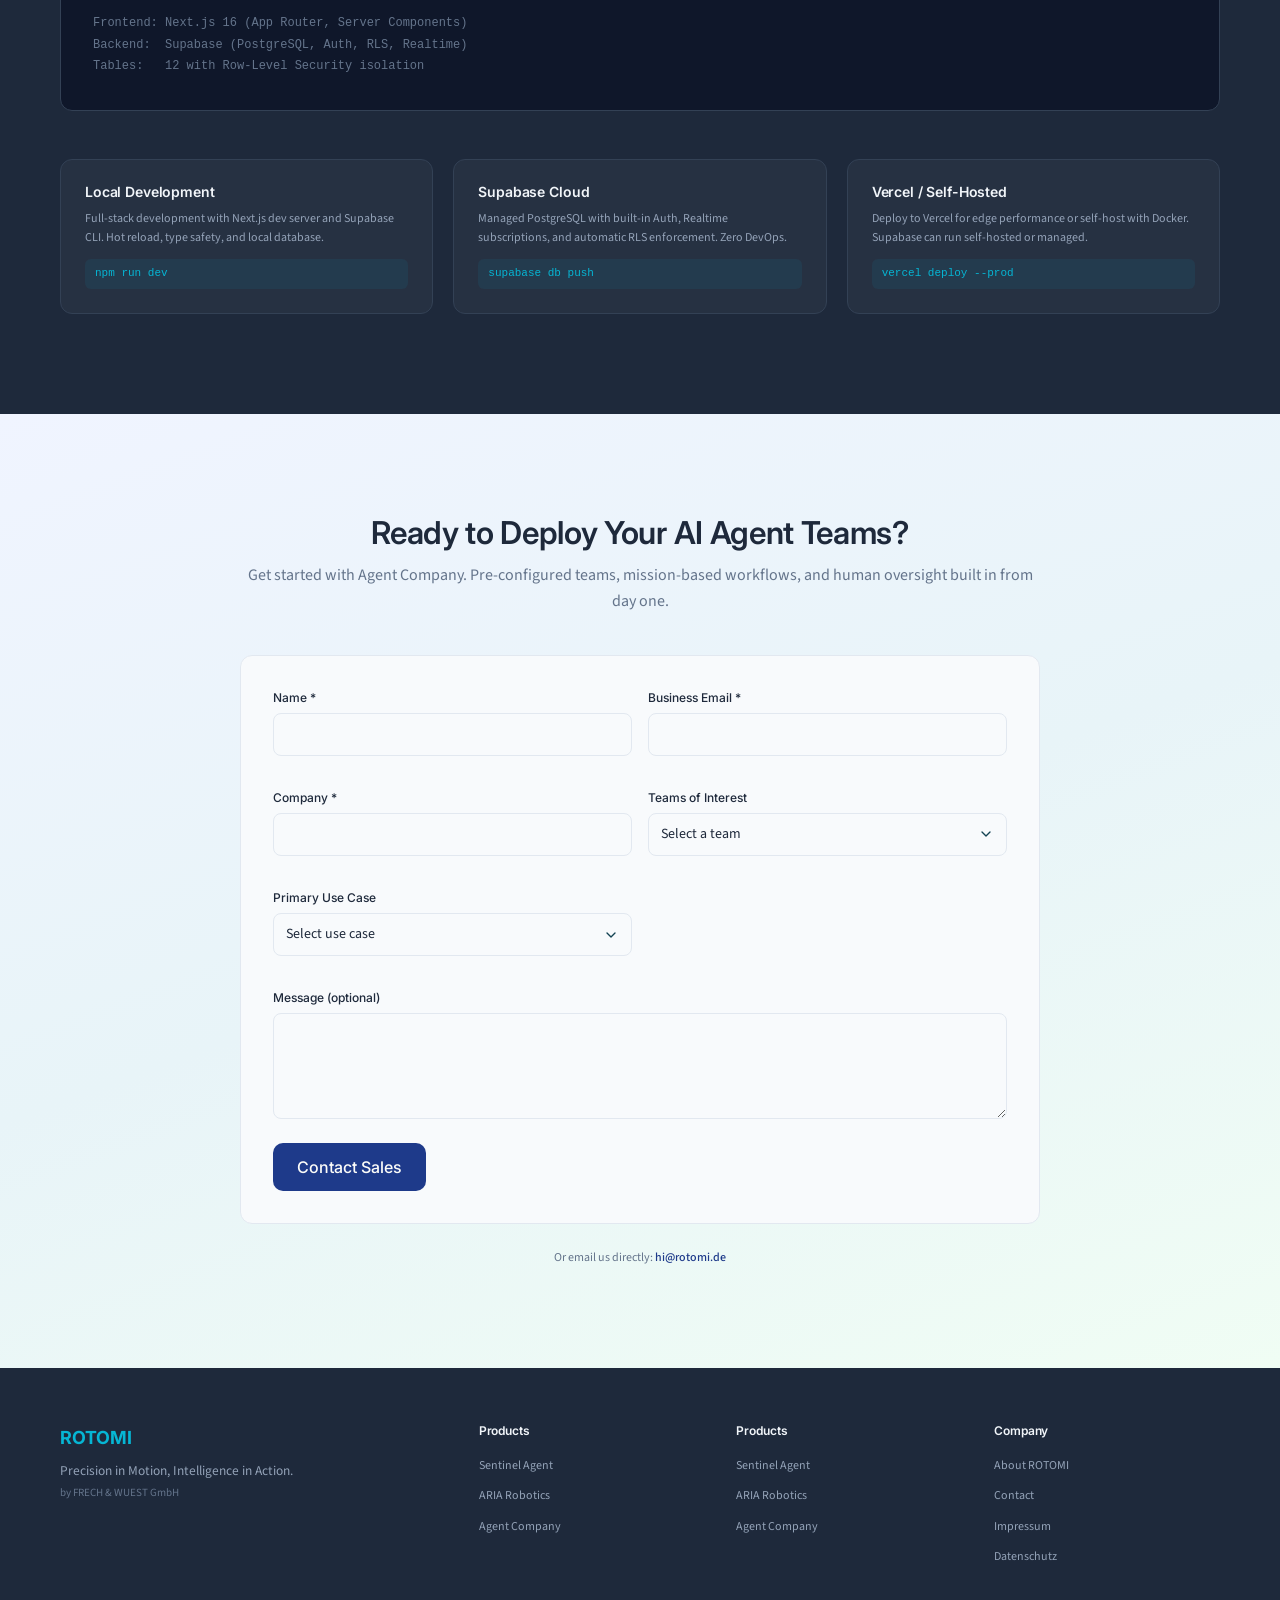
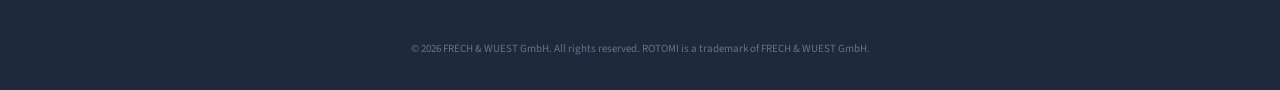
<file: agent-company.html>
<!DOCTYPE html>
<html lang="en">
<head>
    <meta charset="UTF-8">
    <meta name="viewport" content="width=device-width, initial-scale=1.0">
    <title>ROTOMI | Agent Company — Multi-Agent Orchestration Platform</title>
    <meta name="description" content="Multi-agent orchestration platform for mission-based workflow automation. Pre-configured AI team templates for Marketing, Sales, HR, Recruiting, and Product. Built by FRECH & WUEST GmbH.">
    <meta name="keywords" content="multi-agent orchestration, AI workflow automation, mission-based workflows, AI team templates, Supabase, Next.js, human oversight, agent collaboration">
    <meta property="og:title" content="ROTOMI Agent Company — Multi-Agent Orchestration Platform">
    <meta property="og:description" content="Deploy AI agent teams with mission-based workflows, pre-built team templates, and human oversight. Next.js + Supabase.">
    <meta property="og:type" content="website">
    <meta property="og:url" content="https://rotomi.de">
    <meta name="twitter:card" content="summary_large_image">
    <meta name="twitter:title" content="ROTOMI Agent Company">
    <meta name="twitter:description" content="Multi-Agent Orchestration. Mission-Based Workflows. Human Oversight.">
    <link rel="preconnect" href="https://fonts.googleapis.com">
    <link rel="preconnect" href="https://fonts.gstatic.com" crossorigin>
    <link href="https://fonts.googleapis.com/css2?family=Inter:wght@300;400;500;600;700&family=Noto+Sans+JP:wght@300;400;500;600&family=Source+Sans+Pro:wght@300;400;500;600&display=swap" rel="stylesheet">
    <link rel="stylesheet" href="style.css">
    <script type="application/ld+json">
    {
      "@context": "https://schema.org",
      "@type": "SoftwareApplication",
      "name": "Agent Company",
      "applicationCategory": "BusinessApplication",
      "operatingSystem": "Linux, Docker, Vercel",
      "creator": {
        "@type": "Organization",
        "name": "FRECH & WUEST GmbH",
        "url": "https://rotomi.de"
      },
      "description": "Multi-agent orchestration platform for mission-based workflow automation with pre-configured AI team templates and human oversight."
    }
    </script>
</head>
<body>
    <!-- Navigation -->
    <nav class="nav" role="navigation" aria-label="Main navigation">
        <div class="nav__container">
            <a href="index.html" class="nav__brand">
                <span class="nav__logo">ROTOMI</span>
            </a>
            <button class="nav__hamburger" id="navHamburger" aria-label="Toggle menu" aria-expanded="false">
                <span></span><span></span><span></span>
            </button>
            <div class="nav__menu" id="navMenu">
                <a href="index.html#products" class="nav__link">Products</a>
                <a href="#features" class="nav__link">Features</a>
                <a href="#contact" class="nav__link">Contact</a>
                <a href="#contact" class="btn btn--primary btn--sm nav__cta">Contact Sales</a>
                <button class="theme-toggle" id="themeToggle" aria-label="Toggle dark mode">
                    <svg class="theme-toggle__icon theme-toggle__icon--light" width="18" height="18" viewBox="0 0 24 24" fill="none" stroke="currentColor" stroke-width="2"><path d="M21 12.79A9 9 0 1 1 11.21 3 7 7 0 0 0 21 12.79z"/></svg>
                    <svg class="theme-toggle__icon theme-toggle__icon--dark" width="18" height="18" viewBox="0 0 24 24" fill="none" stroke="currentColor" stroke-width="2"><circle cx="12" cy="12" r="5"/><line x1="12" y1="1" x2="12" y2="3"/><line x1="12" y1="21" x2="12" y2="23"/><line x1="4.22" y1="4.22" x2="5.64" y2="5.64"/><line x1="18.36" y1="18.36" x2="19.78" y2="19.78"/><line x1="1" y1="12" x2="3" y2="12"/><line x1="21" y1="12" x2="23" y2="12"/><line x1="4.22" y1="19.78" x2="5.64" y2="18.36"/><line x1="18.36" y1="5.64" x2="19.78" y2="4.22"/></svg>
                </button>
            </div>
        </div>
    </nav>

    <!-- Hero Section -->
    <section id="hero" class="hero">
        <div class="hero__background"></div>
        <div class="container">
            <div class="hero__content">
                <div class="hero__logo">
                    <h1 class="hero__title">Agent Company</h1>
                    <div class="hero__brand">by <span class="hero__brand-name">ROTOMI</span></div>
                </div>
                <p class="hero__tagline">Multi-Agent Orchestration.<br>Mission-Based Workflows. Human Oversight.</p>
                <p class="hero__description">Deploy pre-configured AI agent teams that collaborate on missions, deliver results, and operate under human governance. From Marketing to Product &mdash; your AI workforce, orchestrated.</p>
                <div class="hero__actions">
                    <a href="agent-company.html" class="btn btn--primary btn--lg" target="_blank" rel="noopener">Request Demo</a>
                    <a href="#contact" class="btn btn--outline btn--lg">Contact Sales</a>
                </div>
                <div class="hero__badges">
                    <span class="badge">Next.js</span>
                    <span class="badge">Supabase</span>
                    <span class="badge">5 Teams</span>
                    <span class="badge">12 Tables</span>
                    <span class="badge">RLS</span>
                    <span class="badge">Mission Workflows</span>
                </div>
            </div>
        </div>
    </section>

    <!-- Product Overview -->
    <section id="product" class="product">
        <div class="container">
            <div class="section__header">
                <span class="section__label">Introducing Agent Company</span>
                <h2 class="section__title">AI Teams That Work Together.<br>Governed by Humans.</h2>
                <p class="section__subtitle">Mission-based orchestration platform where specialized AI agents collaborate within pre-built team structures, delivering results through governed workflows with human approval at every critical step.</p>
            </div>
            <div class="product__grid">
                <div class="product__card">
                    <div class="product__card-icon"><svg width="32" height="32" viewBox="0 0 24 24" fill="none" stroke="currentColor" stroke-width="1.5"><circle cx="12" cy="12" r="10"/><path d="m9 12 2 2 4-4"/></svg></div>
                    <h3>Mission-Based Workflows</h3>
                    <p>Define goals, assign agent teams, and let them collaborate autonomously. Missions flow through proposal, review, execution, and delivery &mdash; with human checkpoints at every stage.</p>
                </div>
                <div class="product__card">
                    <div class="product__card-icon"><svg width="32" height="32" viewBox="0 0 24 24" fill="none" stroke="currentColor" stroke-width="1.5"><path d="M17 21v-2a4 4 0 0 0-4-4H5a4 4 0 0 0-4 4v2"/><circle cx="9" cy="7" r="4"/><path d="M23 21v-2a4 4 0 0 0-3-3.87"/><path d="M16 3.13a4 4 0 0 1 0 7.75"/></svg></div>
                    <h3>Pre-Built Team Templates</h3>
                    <p>Five ready-to-deploy team configurations: Marketing, Sales, HR, Recruiting, and Product. Each team includes specialized agents with role-specific capabilities tuned for their domain.</p>
                </div>
                <div class="product__card">
                    <div class="product__card-icon"><svg width="32" height="32" viewBox="0 0 24 24" fill="none" stroke="currentColor" stroke-width="1.5"><path d="M12 22s8-4 8-10V5l-8-3-8 3v7c0 6 8 10 8 10z"/><path d="M12 8v4"/><path d="M12 16h.01"/></svg></div>
                    <h3>Governed Collaboration</h3>
                    <p>Human oversight on mission approval. Row-level security isolates tenant data. Every agent action is scoped, every mission requires sign-off, every result is traceable.</p>
                </div>
            </div>
        </div>
    </section>

    <!-- Features Section -->
    <section id="features" class="features">
        <div class="container">
            <div class="section__header">
                <span class="section__label section__label--jp">&#27231;&#33021; &middot; Core Capabilities</span>
                <h2 class="section__title">Everything You Need to Orchestrate<br>AI Agent Teams</h2>
            </div>
            <div class="features__grid">
                <div class="feature-card"><div class="feature-card__icon"><svg width="28" height="28" viewBox="0 0 24 24" fill="none" stroke="currentColor" stroke-width="1.5"><path d="M14 2H6a2 2 0 0 0-2 2v16a2 2 0 0 0 2 2h12a2 2 0 0 0 2-2V8z"/><polyline points="14 2 14 8 20 8"/><line x1="16" y1="13" x2="8" y2="13"/><line x1="16" y1="17" x2="8" y2="17"/></svg></div><h3>Mission Proposal System</h3><p class="feature-card__subtitle">Create, review, approve missions</p><p>Define mission objectives and scope. Agent teams generate proposals with estimated deliverables. Humans review and approve before execution begins. Full lifecycle tracking from proposal to completion.</p><span class="feature-card__benefit">Every mission requires human sign-off before agents execute</span></div>
                <div class="feature-card"><div class="feature-card__icon"><svg width="28" height="28" viewBox="0 0 24 24" fill="none" stroke="currentColor" stroke-width="1.5"><path d="M12 20h9"/><path d="M16.5 3.5a2.121 2.121 0 0 1 3 3L7 19l-4 1 1-4L16.5 3.5z"/></svg></div><h3>Marketing Team</h3><p class="feature-card__subtitle">Content, campaigns, analytics agents</p><p>Specialized agents for content strategy, campaign management, and performance analytics. Collaborate on marketing missions from brief to deliverable with brand-consistent output.</p><span class="feature-card__benefit">From campaign brief to multi-channel content in one mission</span></div>
                <div class="feature-card"><div class="feature-card__icon"><svg width="28" height="28" viewBox="0 0 24 24" fill="none" stroke="currentColor" stroke-width="1.5"><path d="M22 12h-4l-3 9L9 3l-3 9H2"/></svg></div><h3>Sales Team</h3><p class="feature-card__subtitle">Prospecting, outreach, CRM agents</p><p>AI agents that research prospects, craft personalized outreach, and manage CRM updates. Coordinate across the sales pipeline with human approval on high-value interactions.</p><span class="feature-card__benefit">Prospect research to qualified pipeline, governed by your sales playbook</span></div>
                <div class="feature-card"><div class="feature-card__icon"><svg width="28" height="28" viewBox="0 0 24 24" fill="none" stroke="currentColor" stroke-width="1.5"><path d="M17 21v-2a4 4 0 0 0-4-4H5a4 4 0 0 0-4 4v2"/><circle cx="9" cy="7" r="4"/><path d="M23 21v-2a4 4 0 0 0-3-3.87"/><path d="M16 3.13a4 4 0 0 1 0 7.75"/></svg></div><h3>HR &amp; Recruiting Teams</h3><p class="feature-card__subtitle">Screening, scheduling, onboarding agents</p><p>Dedicated teams for candidate screening, interview scheduling, and employee onboarding workflows. Agents handle repetitive tasks while humans make the final hiring decisions.</p><span class="feature-card__benefit">Automate screening and scheduling, keep humans in the hiring loop</span></div>
                <div class="feature-card"><div class="feature-card__icon"><svg width="28" height="28" viewBox="0 0 24 24" fill="none" stroke="currentColor" stroke-width="1.5"><circle cx="12" cy="12" r="3"/><path d="M19.4 15a1.65 1.65 0 0 0 .33 1.82l.06.06a2 2 0 0 1-2.83 2.83l-.06-.06a1.65 1.65 0 0 0-1.82-.33 1.65 1.65 0 0 0-1 1.51V21a2 2 0 0 1-4 0v-.09A1.65 1.65 0 0 0 9 19.4a1.65 1.65 0 0 0-1.82.33l-.06.06a2 2 0 0 1-2.83-2.83l.06-.06A1.65 1.65 0 0 0 4.68 15a1.65 1.65 0 0 0-1.51-1H3a2 2 0 0 1 0-4h.09A1.65 1.65 0 0 0 4.6 9a1.65 1.65 0 0 0-.33-1.82l-.06-.06a2 2 0 0 1 2.83-2.83l.06.06A1.65 1.65 0 0 0 9 4.68a1.65 1.65 0 0 0 1-1.51V3a2 2 0 0 1 4 0v.09a1.65 1.65 0 0 0 1 1.51 1.65 1.65 0 0 0 1.82-.33l.06-.06a2 2 0 0 1 2.83 2.83l-.06.06a1.65 1.65 0 0 0-.33 1.82V9c.26.604.852.997 1.51 1H21a2 2 0 0 1 0 4h-.09c-.658.003-1.25.396-1.51 1z"/></svg></div><h3>Product Team</h3><p class="feature-card__subtitle">Research, planning, roadmap agents</p><p>Agents that conduct market research, synthesize user feedback, draft product requirements, and maintain roadmap documentation. Collaborate on product strategy missions with structured deliverables.</p><span class="feature-card__benefit">From user research to PRD drafts, orchestrated by your product vision</span></div>
                <div class="feature-card"><div class="feature-card__icon"><svg width="28" height="28" viewBox="0 0 24 24" fill="none" stroke="currentColor" stroke-width="1.5"><rect x="3" y="11" width="18" height="11" rx="2"/><path d="M7 11V7a5 5 0 0 1 10 0v4"/></svg></div><h3>Database Security</h3><p class="feature-card__subtitle">12 tables, RLS, Supabase Auth</p><p>PostgreSQL with 12 purpose-built tables and row-level security on every table. Supabase Auth handles identity. Tenant isolation ensures data boundaries are enforced at the database level, not the application level.</p><span class="feature-card__benefit">Security enforced at the database layer, not just the application</span></div>
            </div>
        </div>
    </section>

    <!-- Architecture Section -->
    <section id="architecture" class="architecture">
        <div class="container">
            <div class="section__header section__header--light">
                <span class="section__label section__label--light">Architecture</span>
                <h2 class="section__title section__title--light">Mission-Driven Architecture.<br>Built on Next.js + Supabase.</h2>
            </div>
            <div class="architecture__diagram">
<pre class="architecture__code"><span class="arch-comment">// Agent Company Stack</span>

<span class="arch-agent">Human Operator</span>         <span class="arch-highlight">Mission Control</span>
<span class="arch-muted">Define goals,</span>     &rarr;   <span class="arch-keyword">Mission</span> Proposal &amp; Approval
<span class="arch-muted">review results</span>         <span class="arch-keyword">Team</span> Assignment &amp; Routing
                        <span class="arch-keyword">Agent</span> Collaboration Engine

<span class="arch-agent">AI Agent Teams</span>         <span class="arch-highlight">Team Templates</span>
<span class="arch-muted">Marketing, Sales,</span>      <span class="arch-keyword">Marketing</span> &mdash; Content, Campaigns, Analytics
<span class="arch-muted">HR, Recruiting,</span>  &rarr;   <span class="arch-keyword">Sales</span> &mdash; Prospecting, Outreach, CRM
<span class="arch-muted">Product</span>                <span class="arch-keyword">HR</span> &mdash; Screening, Scheduling, Onboarding
                        <span class="arch-keyword">Recruiting</span> &mdash; Sourcing, Evaluation
                        <span class="arch-keyword">Product</span> &mdash; Research, Planning, Roadmap

<span class="arch-muted">Frontend: Next.js 16 (App Router, Server Components)</span>
<span class="arch-muted">Backend:  Supabase (PostgreSQL, Auth, RLS, Realtime)</span>
<span class="arch-muted">Tables:   12 with Row-Level Security isolation</span></pre>
            </div>
            <div class="architecture__deploy">
                <div class="deploy-card"><h4>Local Development</h4><p>Full-stack development with Next.js dev server and Supabase CLI. Hot reload, type safety, and local database.</p><code>npm run dev</code></div>
                <div class="deploy-card"><h4>Supabase Cloud</h4><p>Managed PostgreSQL with built-in Auth, Realtime subscriptions, and automatic RLS enforcement. Zero DevOps.</p><code>supabase db push</code></div>
                <div class="deploy-card"><h4>Vercel / Self-Hosted</h4><p>Deploy to Vercel for edge performance or self-host with Docker. Supabase can run self-hosted or managed.</p><code>vercel deploy --prod</code></div>
            </div>
        </div>
    </section>

    <!-- CTA Section -->
    <section id="contact" class="cta-section">
        <div class="container">
            <div class="cta__content">
                <h2 class="cta__title">Ready to Deploy Your AI Agent Teams?</h2>
                <p class="cta__subtitle">Get started with Agent Company. Pre-configured teams, mission-based workflows, and human oversight built in from day one.</p>
                <form class="cta__form" id="contactForm" action="send-mail.php" method="POST">
                    <input type="text" name="website" style="display:none" tabindex="-1" autocomplete="off">
                    <input type="hidden" name="product" value="agent-company">
                    <div class="cta__form-grid">
                        <div class="form-group"><label for="name" class="form-label">Name *</label><input type="text" id="name" name="name" class="form-control" required></div>
                        <div class="form-group"><label for="email" class="form-label">Business Email *</label><input type="email" id="email" name="email" class="form-control" required></div>
                        <div class="form-group"><label for="company" class="form-label">Company *</label><input type="text" id="company" name="company" class="form-control" required></div>
                        <div class="form-group"><label for="teams" class="form-label">Teams of Interest</label><select id="teams" name="teams" class="form-control"><option value="">Select a team</option><option value="marketing">Marketing Team</option><option value="sales">Sales Team</option><option value="hr">HR Team</option><option value="recruiting">Recruiting Team</option><option value="product">Product Team</option><option value="all">All Teams</option></select></div>
                        <div class="form-group"><label for="usecase" class="form-label">Primary Use Case</label><select id="usecase" name="usecase" class="form-control"><option value="">Select use case</option><option value="content-automation">Content Automation</option><option value="sales-pipeline">Sales Pipeline</option><option value="talent-acquisition">Talent Acquisition</option><option value="product-research">Product Research</option><option value="workflow-automation">General Workflow Automation</option><option value="other">Other</option></select></div>
                        <div class="form-group form-group--full"><label for="message" class="form-label">Message (optional)</label><textarea id="message" name="message" class="form-control" rows="4"></textarea></div>
                    </div>
                    <button type="submit" class="btn btn--primary btn--lg">Contact Sales</button>
                </form>
                <p class="cta__email">Or email us directly: <a href="mailto:hi@rotomi.de">hi@rotomi.de</a></p>
            </div>
        </div>
    </section>

    <!-- Footer -->
    <footer class="footer">
        <div class="container">
            <div class="footer__content">
                <div class="footer__brand">
                    <div class="footer__logo">ROTOMI</div>
                    <p class="footer__tagline">Precision in Motion, Intelligence in Action.</p>
                    <p class="footer__company">by FRECH & WUEST GmbH</p>
                </div>
                <div class="footer__links">
                    <div class="footer__section"><h4>Products</h4><ul><li><a href="sentinel-agent.html">Sentinel Agent</a></li><li><a href="aria-robotics.html">ARIA Robotics</a></li><li><a href="agent-company.html">Agent Company</a></li></ul></div>
                    <div class="footer__section"><h4>Products</h4><ul><li><a href="sentinel-agent.html" target="_blank" rel="noopener">Sentinel Agent</a></li><li><a href="aria-robotics.html" target="_blank" rel="noopener">ARIA Robotics</a></li><li><a href="agent-company.html" target="_blank" rel="noopener">Agent Company</a></li></ul></div>
                    <div class="footer__section"><h4>Company</h4><ul><li><a href="index.html#about">About ROTOMI</a></li><li><a href="index.html#contact">Contact</a></li><li><a href="impressum.html">Impressum</a></li><li><a href="datenschutz.html">Datenschutz</a></li></ul></div>
                </div>
            </div>
            <div class="footer__bottom"><p>&copy; 2026 FRECH & WUEST GmbH. All rights reserved. ROTOMI is a trademark of FRECH & WUEST GmbH.</p></div>
        </div>
    </footer>

    <script src="app.js"></script>
</body>
</html>
</file>
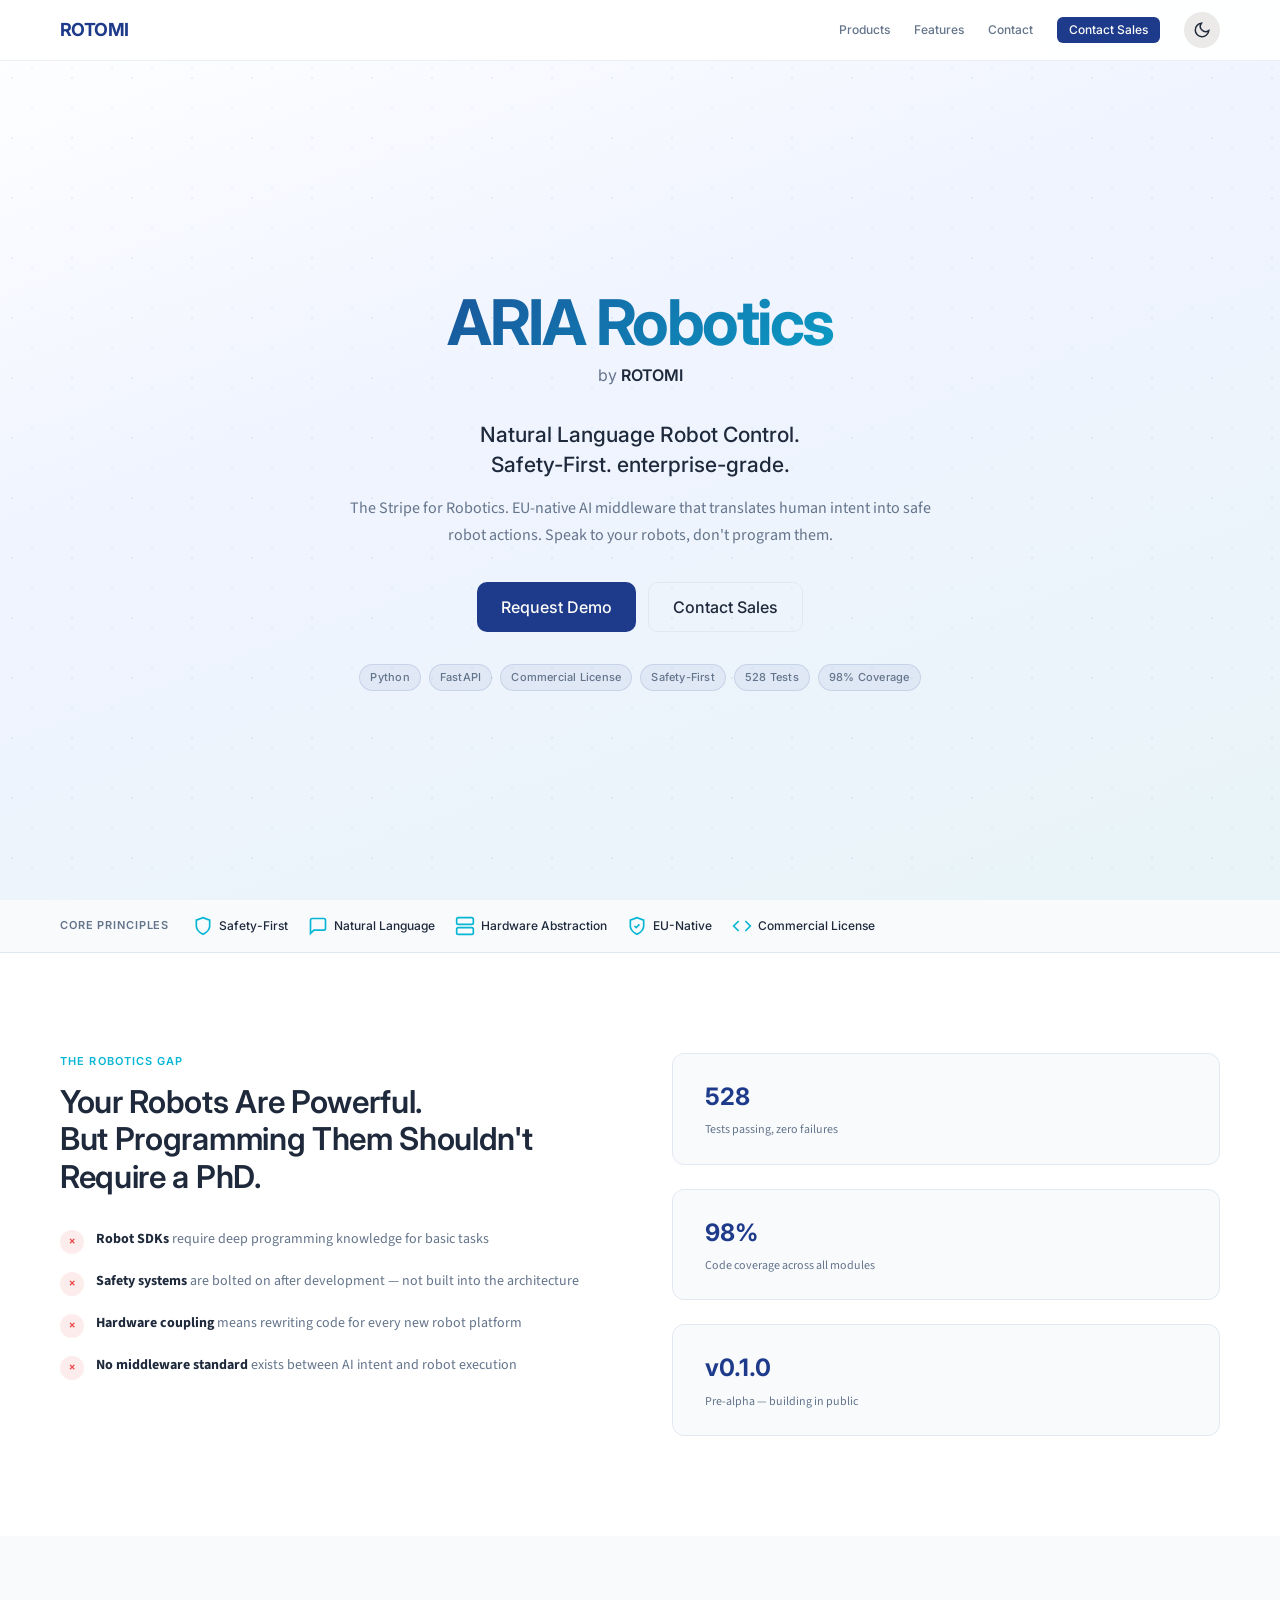
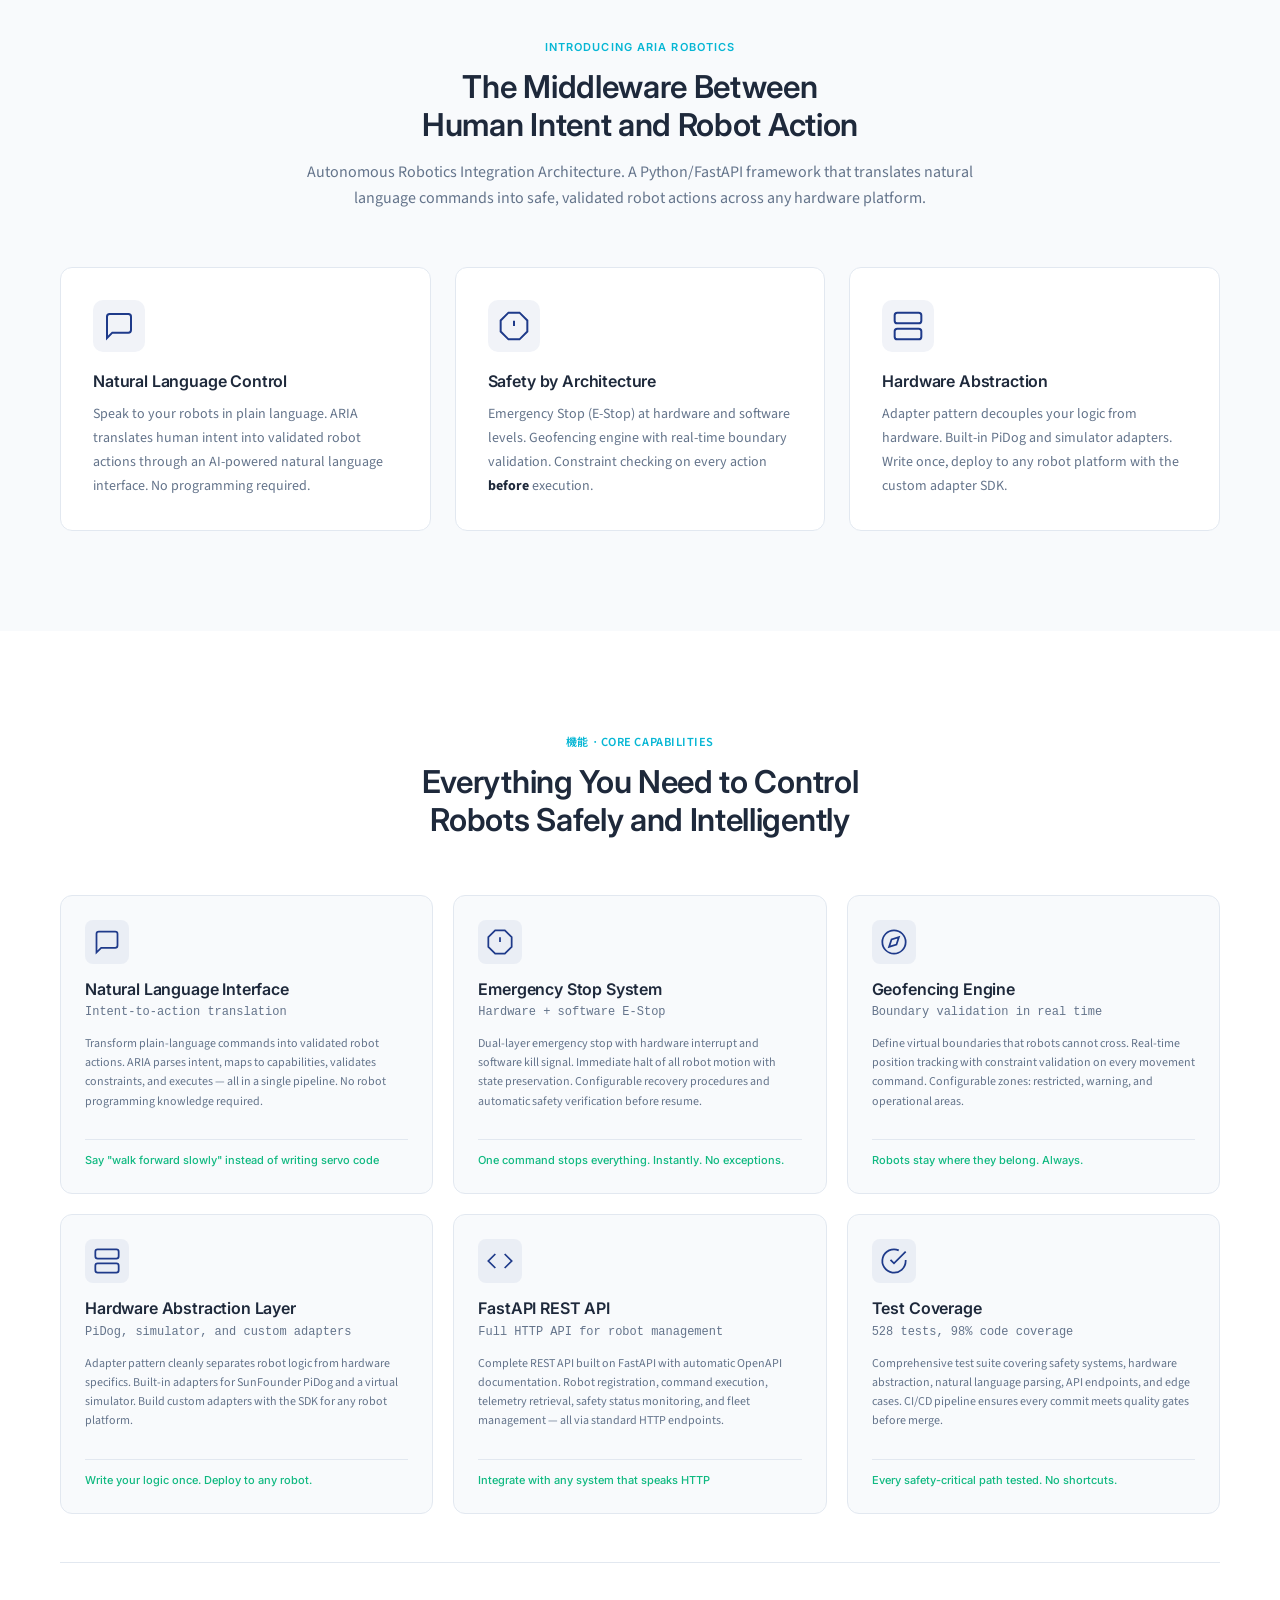
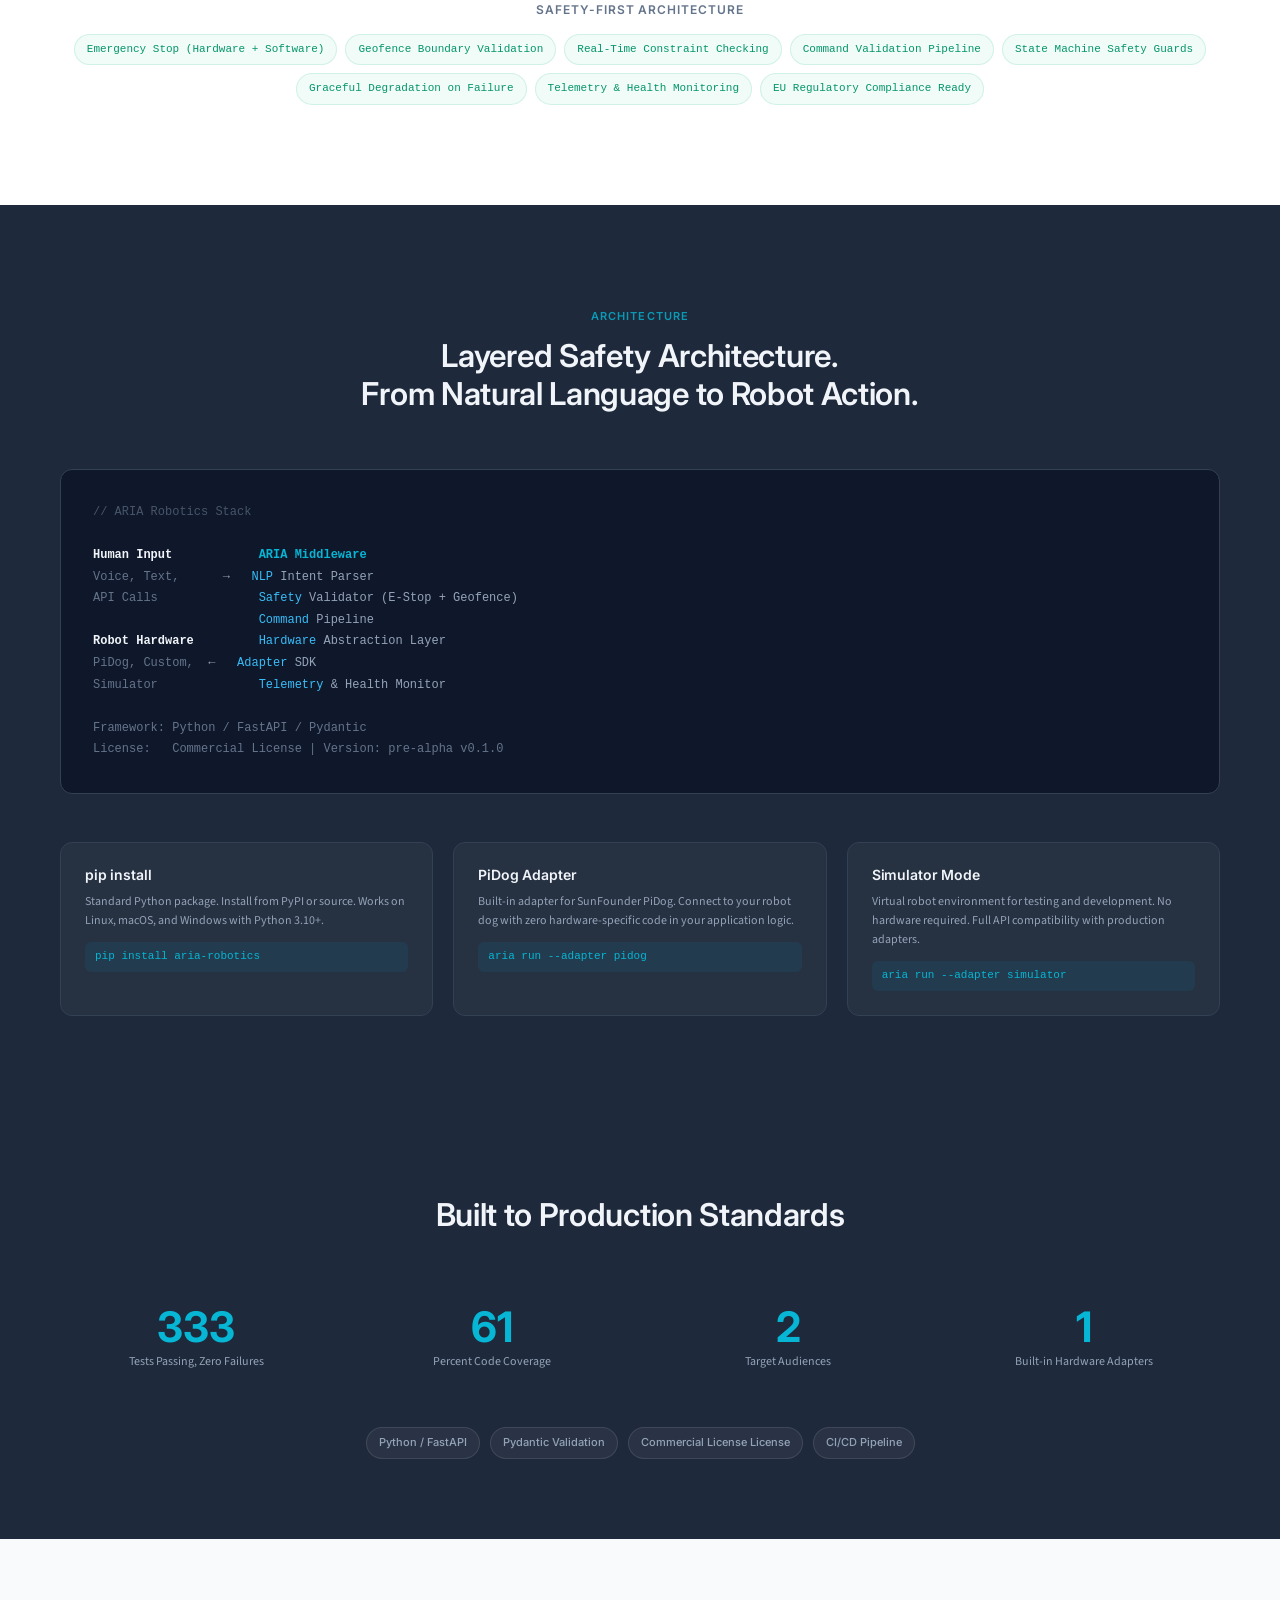
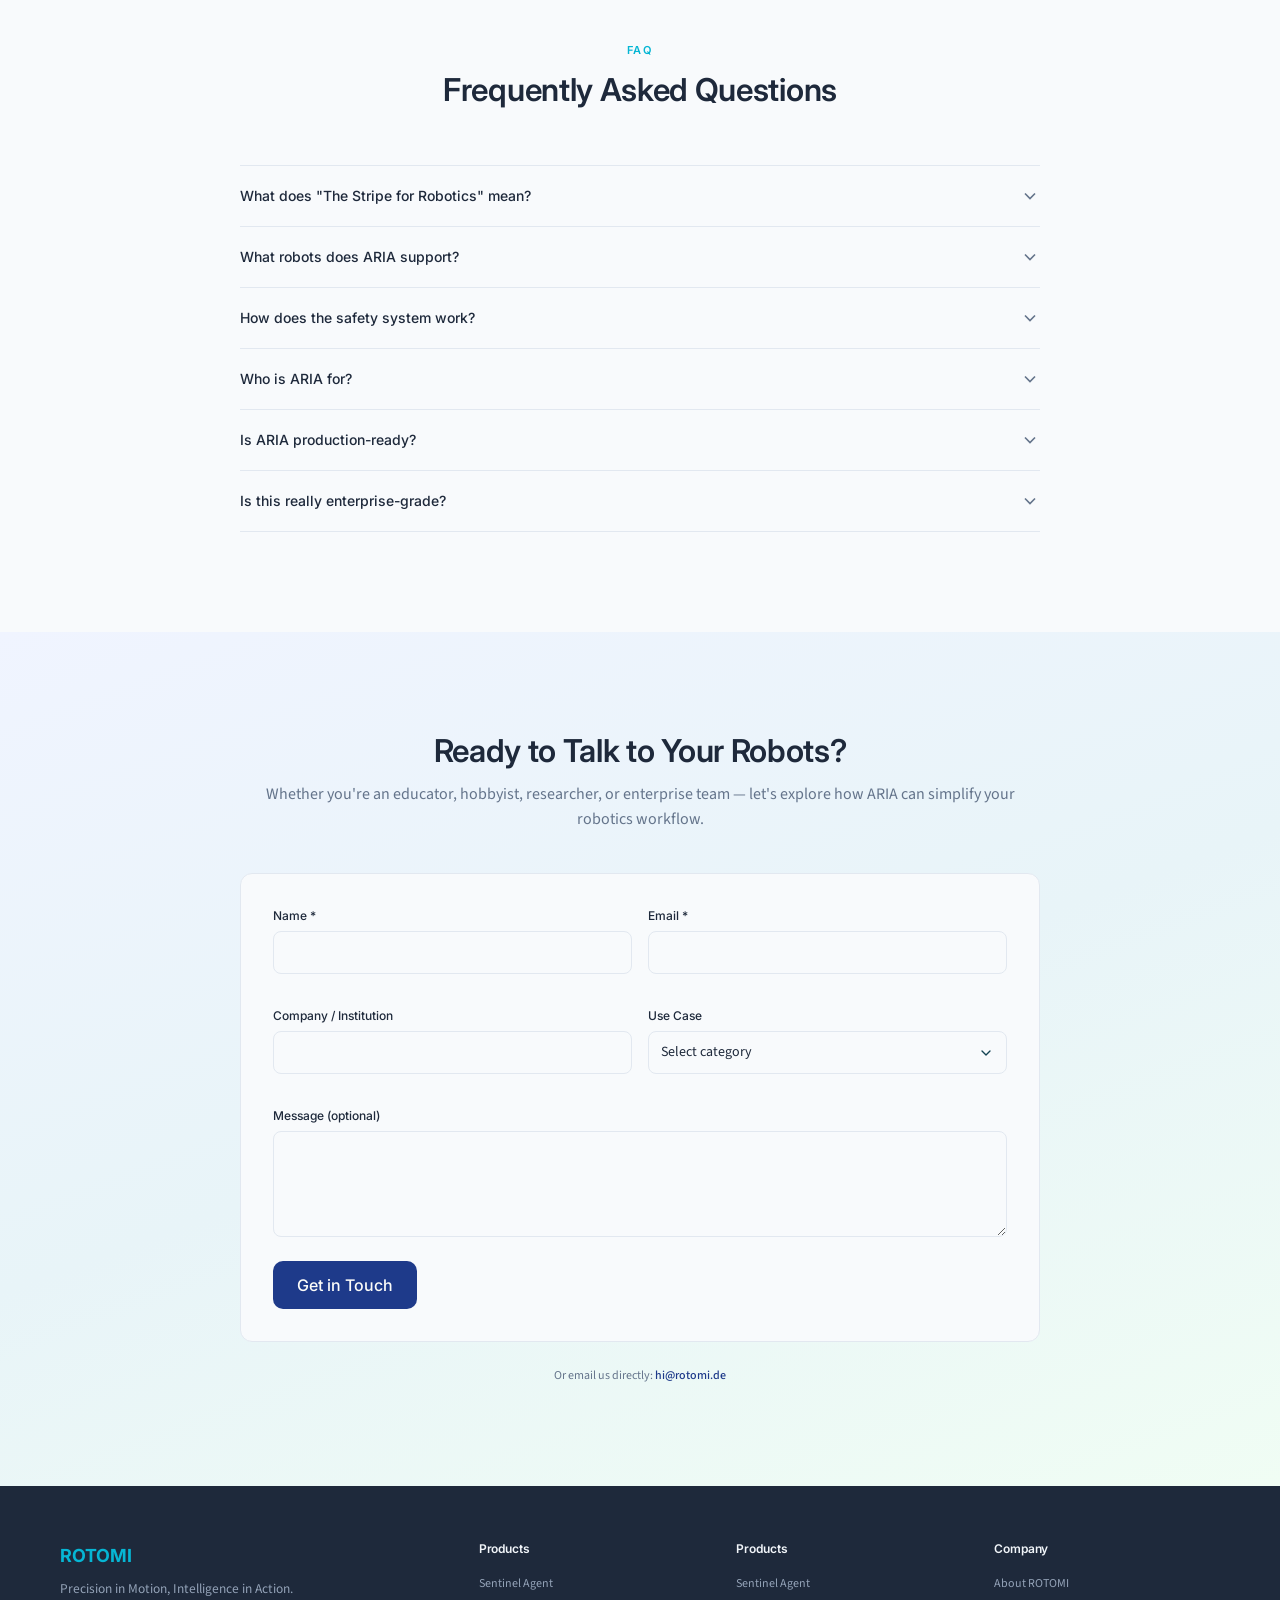
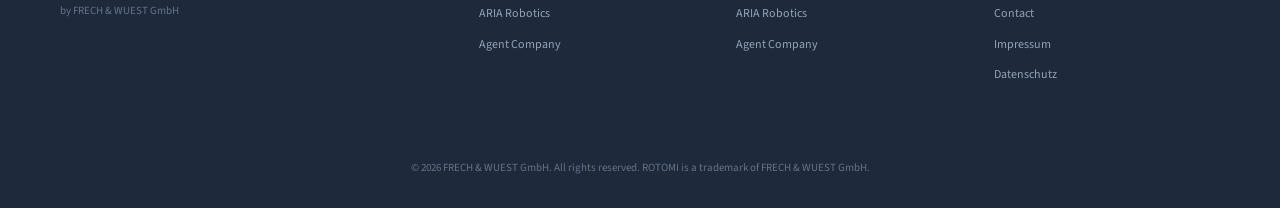
<file: aria-robotics.html>
<!DOCTYPE html>
<html lang="en">
<head>
    <meta charset="UTF-8">
    <meta name="viewport" content="width=device-width, initial-scale=1.0">
    <title>ROTOMI | ARIA Robotics — Natural Language Robot Control Middleware</title>
    <meta name="description" content="ARIA Robotics: Autonomous Robotics Integration Architecture. Natural language robot control with safety-first architecture. E-Stop, geofencing, hardware abstraction. The Stripe for Robotics.">
    <meta name="keywords" content="robotics middleware, natural language robot control, safety robotics, E-Stop, geofencing, PiDog, FastAPI, hardware abstraction, enterprise-grade robotics, EU robotics compliance">
    <meta property="og:title" content="ROTOMI ARIA Robotics — Natural Language Robot Control">
    <meta property="og:description" content="Speak to your robots, don't program them. Safety-first AI middleware with E-Stop, geofencing, and hardware abstraction. enterprise-grade.">
    <meta property="og:type" content="website">
    <meta property="og:url" content="https://rotomi.de">
    <meta name="twitter:card" content="summary_large_image">
    <meta name="twitter:title" content="ROTOMI ARIA Robotics">
    <meta name="twitter:description" content="Natural Language Robot Control. Safety-First. enterprise-grade.">
    <link rel="preconnect" href="https://fonts.googleapis.com">
    <link rel="preconnect" href="https://fonts.gstatic.com" crossorigin>
    <link href="https://fonts.googleapis.com/css2?family=Inter:wght@300;400;500;600;700&family=Noto+Sans+JP:wght@300;400;500;600&family=Source+Sans+Pro:wght@300;400;500;600&display=swap" rel="stylesheet">
    <link rel="stylesheet" href="style.css">
    <script type="application/ld+json">
    {
      "@context": "https://schema.org",
      "@type": "SoftwareApplication",
      "name": "ARIA Robotics",
      "applicationCategory": "DeveloperApplication",
      "operatingSystem": "Linux, macOS, Windows",
      "creator": {
        "@type": "Organization",
        "name": "FRECH & WUEST GmbH",
        "url": "https://rotomi.de"
      },
      "description": "Autonomous Robotics Integration Architecture. EU-native AI middleware for natural language robot control with safety-first architecture."
    }
    </script>
</head>
<body>
    <!-- Navigation -->
    <nav class="nav" role="navigation" aria-label="Main navigation">
        <div class="nav__container">
            <a href="index.html" class="nav__brand">
                <span class="nav__logo">ROTOMI</span>
            </a>
            <button class="nav__hamburger" id="navHamburger" aria-label="Toggle menu" aria-expanded="false">
                <span></span><span></span><span></span>
            </button>
            <div class="nav__menu" id="navMenu">
                <a href="index.html#products" class="nav__link">Products</a>
                <a href="#features" class="nav__link">Features</a>
                <a href="#contact" class="nav__link">Contact</a>
                <a href="#contact" class="btn btn--primary btn--sm nav__cta">Contact Sales</a>
                <button class="theme-toggle" id="themeToggle" aria-label="Toggle dark mode">
                    <svg class="theme-toggle__icon theme-toggle__icon--light" width="18" height="18" viewBox="0 0 24 24" fill="none" stroke="currentColor" stroke-width="2"><path d="M21 12.79A9 9 0 1 1 11.21 3 7 7 0 0 0 21 12.79z"/></svg>
                    <svg class="theme-toggle__icon theme-toggle__icon--dark" width="18" height="18" viewBox="0 0 24 24" fill="none" stroke="currentColor" stroke-width="2"><circle cx="12" cy="12" r="5"/><line x1="12" y1="1" x2="12" y2="3"/><line x1="12" y1="21" x2="12" y2="23"/><line x1="4.22" y1="4.22" x2="5.64" y2="5.64"/><line x1="18.36" y1="18.36" x2="19.78" y2="19.78"/><line x1="1" y1="12" x2="3" y2="12"/><line x1="21" y1="12" x2="23" y2="12"/><line x1="4.22" y1="19.78" x2="5.64" y2="18.36"/><line x1="18.36" y1="5.64" x2="19.78" y2="4.22"/></svg>
                </button>
            </div>
        </div>
    </nav>

    <!-- Hero Section -->
    <section id="hero" class="hero">
        <div class="hero__background"></div>
        <div class="container">
            <div class="hero__content">
                <div class="hero__logo">
                    <h1 class="hero__title">ARIA Robotics</h1>
                    <div class="hero__brand">by <span class="hero__brand-name">ROTOMI</span></div>
                </div>
                <p class="hero__tagline">Natural Language Robot Control.<br>Safety-First. enterprise-grade.</p>
                <p class="hero__description">The Stripe for Robotics. EU-native AI middleware that translates human intent into safe robot actions. Speak to your robots, don't program them.</p>
                <div class="hero__actions">
                    <a href="aria-robotics.html" class="btn btn--primary btn--lg" target="_blank" rel="noopener">Request Demo</a>
                    <a href="#contact" class="btn btn--outline btn--lg">Contact Sales</a>
                </div>
                <div class="hero__badges">
                    <span class="badge">Python</span>
                    <span class="badge">FastAPI</span>
                    <span class="badge">Commercial License</span>
                    <span class="badge">Safety-First</span>
                    <span class="badge">528 Tests</span>
                    <span class="badge">98% Coverage</span>
                </div>
            </div>
        </div>
    </section>

    <!-- Trust Bar -->
    <section class="trust-bar">
        <div class="container">
            <div class="trust-bar__content">
                <span class="trust-bar__label">Core Principles</span>
                <div class="trust-bar__items">
                    <div class="trust-bar__item"><svg width="20" height="20" viewBox="0 0 24 24" fill="none" stroke="currentColor" stroke-width="2"><path d="M12 22s8-4 8-10V5l-8-3-8 3v7c0 6 8 10 8 10z"/></svg> Safety-First</div>
                    <div class="trust-bar__item"><svg width="20" height="20" viewBox="0 0 24 24" fill="none" stroke="currentColor" stroke-width="2"><path d="M21 15a2 2 0 0 1-2 2H7l-4 4V5a2 2 0 0 1 2-2h14a2 2 0 0 1 2 2z"/></svg> Natural Language</div>
                    <div class="trust-bar__item"><svg width="20" height="20" viewBox="0 0 24 24" fill="none" stroke="currentColor" stroke-width="2"><rect x="2" y="2" width="20" height="8" rx="2"/><rect x="2" y="14" width="20" height="8" rx="2"/><line x1="6" y1="6" x2="6.01" y2="6"/><line x1="6" y1="18" x2="6.01" y2="18"/></svg> Hardware Abstraction</div>
                    <div class="trust-bar__item"><svg width="20" height="20" viewBox="0 0 24 24" fill="none" stroke="currentColor" stroke-width="2"><path d="M12 22s8-4 8-10V5l-8-3-8 3v7c0 6 8 10 8 10z"/><path d="m9 12 2 2 4-4"/></svg> EU-Native</div>
                    <div class="trust-bar__item"><svg width="20" height="20" viewBox="0 0 24 24" fill="none" stroke="currentColor" stroke-width="2"><polyline points="16 18 22 12 16 6"/><polyline points="8 6 2 12 8 18"/></svg> Commercial License</div>
                </div>
            </div>
        </div>
    </section>

    <!-- Problem Statement -->
    <section id="problem" class="problem">
        <div class="container">
            <div class="problem__grid">
                <div class="problem__text">
                    <span class="section__label">The Robotics Gap</span>
                    <h2 class="section__title">Your Robots Are Powerful.<br>But Programming Them Shouldn't Require a PhD.</h2>
                    <div class="problem__points">
                        <div class="problem__point"><span class="problem__x">&times;</span><p><strong>Robot SDKs</strong> require deep programming knowledge for basic tasks</p></div>
                        <div class="problem__point"><span class="problem__x">&times;</span><p><strong>Safety systems</strong> are bolted on after development &mdash; not built into the architecture</p></div>
                        <div class="problem__point"><span class="problem__x">&times;</span><p><strong>Hardware coupling</strong> means rewriting code for every new robot platform</p></div>
                        <div class="problem__point"><span class="problem__x">&times;</span><p><strong>No middleware standard</strong> exists between AI intent and robot execution</p></div>
                    </div>
                </div>
                <div class="problem__stats">
                    <div class="problem__stat">
                        <div class="problem__stat-number">528</div>
                        <div class="problem__stat-label">Tests passing, zero failures</div>
                    </div>
                    <div class="problem__stat">
                        <div class="problem__stat-number">98%</div>
                        <div class="problem__stat-label">Code coverage across all modules</div>
                    </div>
                    <div class="problem__stat">
                        <div class="problem__stat-number">v0.1.0</div>
                        <div class="problem__stat-label">Pre-alpha &mdash; building in public</div>
                    </div>
                </div>
            </div>
        </div>
    </section>

    <!-- Product Overview -->
    <section id="product" class="product">
        <div class="container">
            <div class="section__header">
                <span class="section__label">Introducing ARIA Robotics</span>
                <h2 class="section__title">The Middleware Between<br>Human Intent and Robot Action</h2>
                <p class="section__subtitle">Autonomous Robotics Integration Architecture. A Python/FastAPI framework that translates natural language commands into safe, validated robot actions across any hardware platform.</p>
            </div>
            <div class="product__grid">
                <div class="product__card">
                    <div class="product__card-icon"><svg width="32" height="32" viewBox="0 0 24 24" fill="none" stroke="currentColor" stroke-width="1.5"><path d="M21 15a2 2 0 0 1-2 2H7l-4 4V5a2 2 0 0 1 2-2h14a2 2 0 0 1 2 2z"/></svg></div>
                    <h3>Natural Language Control</h3>
                    <p>Speak to your robots in plain language. ARIA translates human intent into validated robot actions through an AI-powered natural language interface. No programming required.</p>
                </div>
                <div class="product__card">
                    <div class="product__card-icon"><svg width="32" height="32" viewBox="0 0 24 24" fill="none" stroke="currentColor" stroke-width="1.5"><polygon points="7.86 2 16.14 2 22 7.86 22 16.14 16.14 22 7.86 22 2 16.14 2 7.86 7.86 2"/><line x1="12" y1="8" x2="12" y2="12"/><line x1="12" y1="16" x2="12.01" y2="16"/></svg></div>
                    <h3>Safety by Architecture</h3>
                    <p>Emergency Stop (E-Stop) at hardware and software levels. Geofencing engine with real-time boundary validation. Constraint checking on every action <strong>before</strong> execution.</p>
                </div>
                <div class="product__card">
                    <div class="product__card-icon"><svg width="32" height="32" viewBox="0 0 24 24" fill="none" stroke="currentColor" stroke-width="1.5"><rect x="2" y="2" width="20" height="8" rx="2"/><rect x="2" y="14" width="20" height="8" rx="2"/><line x1="6" y1="6" x2="6.01" y2="6"/><line x1="6" y1="18" x2="6.01" y2="18"/></svg></div>
                    <h3>Hardware Abstraction</h3>
                    <p>Adapter pattern decouples your logic from hardware. Built-in PiDog and simulator adapters. Write once, deploy to any robot platform with the custom adapter SDK.</p>
                </div>
            </div>
        </div>
    </section>

    <!-- Features Section -->
    <section id="features" class="features">
        <div class="container">
            <div class="section__header">
                <span class="section__label section__label--jp">&#27231;&#33021; &middot; Core Capabilities</span>
                <h2 class="section__title">Everything You Need to Control<br>Robots Safely and Intelligently</h2>
            </div>
            <div class="features__grid">
                <div class="feature-card"><div class="feature-card__icon"><svg width="28" height="28" viewBox="0 0 24 24" fill="none" stroke="currentColor" stroke-width="1.5"><path d="M21 15a2 2 0 0 1-2 2H7l-4 4V5a2 2 0 0 1 2-2h14a2 2 0 0 1 2 2z"/></svg></div><h3>Natural Language Interface</h3><p class="feature-card__subtitle">Intent-to-action translation</p><p>Transform plain-language commands into validated robot actions. ARIA parses intent, maps to capabilities, validates constraints, and executes &mdash; all in a single pipeline. No robot programming knowledge required.</p><span class="feature-card__benefit">Say "walk forward slowly" instead of writing servo code</span></div>
                <div class="feature-card"><div class="feature-card__icon"><svg width="28" height="28" viewBox="0 0 24 24" fill="none" stroke="currentColor" stroke-width="1.5"><polygon points="7.86 2 16.14 2 22 7.86 22 16.14 16.14 22 7.86 22 2 16.14 2 7.86 7.86 2"/><line x1="12" y1="8" x2="12" y2="12"/><line x1="12" y1="16" x2="12.01" y2="16"/></svg></div><h3>Emergency Stop System</h3><p class="feature-card__subtitle">Hardware + software E-Stop</p><p>Dual-layer emergency stop with hardware interrupt and software kill signal. Immediate halt of all robot motion with state preservation. Configurable recovery procedures and automatic safety verification before resume.</p><span class="feature-card__benefit">One command stops everything. Instantly. No exceptions.</span></div>
                <div class="feature-card"><div class="feature-card__icon"><svg width="28" height="28" viewBox="0 0 24 24" fill="none" stroke="currentColor" stroke-width="1.5"><circle cx="12" cy="12" r="10"/><polygon points="16.24 7.76 14.12 14.12 7.76 16.24 9.88 9.88 16.24 7.76"/></svg></div><h3>Geofencing Engine</h3><p class="feature-card__subtitle">Boundary validation in real time</p><p>Define virtual boundaries that robots cannot cross. Real-time position tracking with constraint validation on every movement command. Configurable zones: restricted, warning, and operational areas.</p><span class="feature-card__benefit">Robots stay where they belong. Always.</span></div>
                <div class="feature-card"><div class="feature-card__icon"><svg width="28" height="28" viewBox="0 0 24 24" fill="none" stroke="currentColor" stroke-width="1.5"><rect x="2" y="2" width="20" height="8" rx="2"/><rect x="2" y="14" width="20" height="8" rx="2"/><line x1="6" y1="6" x2="6.01" y2="6"/><line x1="6" y1="18" x2="6.01" y2="18"/></svg></div><h3>Hardware Abstraction Layer</h3><p class="feature-card__subtitle">PiDog, simulator, and custom adapters</p><p>Adapter pattern cleanly separates robot logic from hardware specifics. Built-in adapters for SunFounder PiDog and a virtual simulator. Build custom adapters with the SDK for any robot platform.</p><span class="feature-card__benefit">Write your logic once. Deploy to any robot.</span></div>
                <div class="feature-card"><div class="feature-card__icon"><svg width="28" height="28" viewBox="0 0 24 24" fill="none" stroke="currentColor" stroke-width="1.5"><polyline points="16 18 22 12 16 6"/><polyline points="8 6 2 12 8 18"/></svg></div><h3>FastAPI REST API</h3><p class="feature-card__subtitle">Full HTTP API for robot management</p><p>Complete REST API built on FastAPI with automatic OpenAPI documentation. Robot registration, command execution, telemetry retrieval, safety status monitoring, and fleet management &mdash; all via standard HTTP endpoints.</p><span class="feature-card__benefit">Integrate with any system that speaks HTTP</span></div>
                <div class="feature-card"><div class="feature-card__icon"><svg width="28" height="28" viewBox="0 0 24 24" fill="none" stroke="currentColor" stroke-width="1.5"><path d="M22 11.08V12a10 10 0 1 1-5.93-9.14"/><polyline points="22 4 12 14.01 9 11.01"/></svg></div><h3>Test Coverage</h3><p class="feature-card__subtitle">528 tests, 98% code coverage</p><p>Comprehensive test suite covering safety systems, hardware abstraction, natural language parsing, API endpoints, and edge cases. CI/CD pipeline ensures every commit meets quality gates before merge.</p><span class="feature-card__benefit">Every safety-critical path tested. No shortcuts.</span></div>
            </div>
            <!-- Safety Strip -->
            <div class="features__security">
                <h3>Safety-First Architecture</h3>
                <div class="security-strip">
                    <span class="security-strip__item">Emergency Stop (Hardware + Software)</span>
                    <span class="security-strip__item">Geofence Boundary Validation</span>
                    <span class="security-strip__item">Real-Time Constraint Checking</span>
                    <span class="security-strip__item">Command Validation Pipeline</span>
                    <span class="security-strip__item">State Machine Safety Guards</span>
                    <span class="security-strip__item">Graceful Degradation on Failure</span>
                    <span class="security-strip__item">Telemetry &amp; Health Monitoring</span>
                    <span class="security-strip__item">EU Regulatory Compliance Ready</span>
                </div>
            </div>
        </div>
    </section>

    <!-- Architecture Section -->
    <section id="architecture" class="architecture">
        <div class="container">
            <div class="section__header section__header--light">
                <span class="section__label section__label--light">Architecture</span>
                <h2 class="section__title section__title--light">Layered Safety Architecture.<br>From Natural Language to Robot Action.</h2>
            </div>
            <div class="architecture__diagram">
<pre class="architecture__code"><span class="arch-comment">// ARIA Robotics Stack</span>

<span class="arch-agent">Human Input</span>            <span class="arch-highlight">ARIA Middleware</span>
<span class="arch-muted">Voice, Text,</span>      &rarr;   <span class="arch-keyword">NLP</span> Intent Parser
<span class="arch-muted">API Calls</span>              <span class="arch-keyword">Safety</span> Validator (E-Stop + Geofence)
                       <span class="arch-keyword">Command</span> Pipeline
<span class="arch-agent">Robot Hardware</span>         <span class="arch-keyword">Hardware</span> Abstraction Layer
<span class="arch-muted">PiDog, Custom,</span>  &larr;   <span class="arch-keyword">Adapter</span> SDK
<span class="arch-muted">Simulator</span>              <span class="arch-keyword">Telemetry</span> &amp; Health Monitor

<span class="arch-muted">Framework: Python / FastAPI / Pydantic</span>
<span class="arch-muted">License:   Commercial License | Version: pre-alpha v0.1.0</span></pre>
            </div>
            <div class="architecture__deploy">
                <div class="deploy-card"><h4>pip install</h4><p>Standard Python package. Install from PyPI or source. Works on Linux, macOS, and Windows with Python 3.10+.</p><code>pip install aria-robotics</code></div>
                <div class="deploy-card"><h4>PiDog Adapter</h4><p>Built-in adapter for SunFounder PiDog. Connect to your robot dog with zero hardware-specific code in your application logic.</p><code>aria run --adapter pidog</code></div>
                <div class="deploy-card"><h4>Simulator Mode</h4><p>Virtual robot environment for testing and development. No hardware required. Full API compatibility with production adapters.</p><code>aria run --adapter simulator</code></div>
            </div>
        </div>
    </section>

    <!-- Stats Section -->
    <section class="stats">
        <div class="container">
            <div class="section__header section__header--light">
                <h2 class="section__title section__title--light">Built to Production Standards</h2>
            </div>
            <div class="stats__grid">
                <div class="stat-item"><div class="stat-number" data-target="528">0</div><div class="stat-label">Tests Passing, Zero Failures</div></div>
                <div class="stat-item"><div class="stat-number" data-target="98">0</div><div class="stat-label">Percent Code Coverage</div></div>
                <div class="stat-item"><div class="stat-number" data-target="4">0</div><div class="stat-label">Target Audiences</div></div>
                <div class="stat-item"><div class="stat-number" data-target="2">0</div><div class="stat-label">Built-in Hardware Adapters</div></div>
            </div>
            <div class="stats__badges">
                <span class="stats__badge">Python / FastAPI</span>
                <span class="stats__badge">Pydantic Validation</span>
                <span class="stats__badge">Commercial License License</span>
                <span class="stats__badge">CI/CD Pipeline</span>
            </div>
        </div>
    </section>

    <!-- FAQ Section -->
    <section id="faq" class="faq">
        <div class="container">
            <div class="section__header">
                <span class="section__label">FAQ</span>
                <h2 class="section__title">Frequently Asked Questions</h2>
            </div>
            <div class="faq__list">
                <div class="faq-item">
                    <button class="faq-item__question" aria-expanded="false"><span>What does "The Stripe for Robotics" mean?</span><svg class="faq-item__chevron" width="20" height="20" viewBox="0 0 24 24" fill="none" stroke="currentColor" stroke-width="2"><polyline points="6 9 12 15 18 9"/></svg></button>
                    <div class="faq-item__answer"><p>Stripe made payment integration simple by abstracting away the complexity of payment processing behind a clean API. ARIA does the same for robotics &mdash; it abstracts away the complexity of robot hardware, safety systems, and command protocols behind a natural language interface and REST API. You focus on what you want the robot to do. ARIA handles how.</p></div>
                </div>
                <div class="faq-item">
                    <button class="faq-item__question" aria-expanded="false"><span>What robots does ARIA support?</span><svg class="faq-item__chevron" width="20" height="20" viewBox="0 0 24 24" fill="none" stroke="currentColor" stroke-width="2"><polyline points="6 9 12 15 18 9"/></svg></button>
                    <div class="faq-item__answer"><p>ARIA ships with two built-in adapters: SunFounder PiDog (a Raspberry Pi robot dog) and a virtual simulator for development and testing. The hardware abstraction layer and adapter SDK allow you to add support for any robot platform. If you can control it with Python, you can build an ARIA adapter for it.</p></div>
                </div>
                <div class="faq-item">
                    <button class="faq-item__question" aria-expanded="false"><span>How does the safety system work?</span><svg class="faq-item__chevron" width="20" height="20" viewBox="0 0 24 24" fill="none" stroke="currentColor" stroke-width="2"><polyline points="6 9 12 15 18 9"/></svg></button>
                    <div class="faq-item__answer"><p>Safety is built into every layer. The Emergency Stop (E-Stop) system provides both hardware-level interrupt and software kill signals for immediate halt. The geofencing engine validates every movement command against defined boundaries in real time. The command validation pipeline checks constraints before any action reaches the hardware. Safety is architecture, not an add-on.</p></div>
                </div>
                <div class="faq-item">
                    <button class="faq-item__question" aria-expanded="false"><span>Who is ARIA for?</span><svg class="faq-item__chevron" width="20" height="20" viewBox="0 0 24 24" fill="none" stroke="currentColor" stroke-width="2"><polyline points="6 9 12 15 18 9"/></svg></button>
                    <div class="faq-item__answer"><p>ARIA targets four audiences: educators who want to teach robotics without low-level programming, hobbyists building projects with robot platforms like PiDog, researchers exploring natural language robot control, and enterprise teams automating manufacturing and logistics workflows with safety-first robot integration.</p></div>
                </div>
                <div class="faq-item">
                    <button class="faq-item__question" aria-expanded="false"><span>Is ARIA production-ready?</span><svg class="faq-item__chevron" width="20" height="20" viewBox="0 0 24 24" fill="none" stroke="currentColor" stroke-width="2"><polyline points="6 9 12 15 18 9"/></svg></button>
                    <div class="faq-item__answer"><p>ARIA is currently in pre-alpha (v0.1.0). The core architecture, safety systems, and test suite are solid &mdash; 528 tests at 98% coverage. We are building in public and welcome early adopters and contributors. For production manufacturing use cases, contact us to discuss a pilot program.</p></div>
                </div>
                <div class="faq-item">
                    <button class="faq-item__question" aria-expanded="false"><span>Is this really enterprise-grade?</span><svg class="faq-item__chevron" width="20" height="20" viewBox="0 0 24 24" fill="none" stroke="currentColor" stroke-width="2"><polyline points="6 9 12 15 18 9"/></svg></button>
                    <div class="faq-item__answer"><p>Yes. The full codebase is available under a commercial license. All safety systems, hardware adapters, API endpoints, and tests are included. Commercial support and enterprise integrations are available through FRECH &amp; WUEST GmbH.</p></div>
                </div>
            </div>
        </div>
    </section>

    <!-- CTA Section -->
    <section id="contact" class="cta-section">
        <div class="container">
            <div class="cta__content">
                <h2 class="cta__title">Ready to Talk to Your Robots?</h2>
                <p class="cta__subtitle">Whether you're an educator, hobbyist, researcher, or enterprise team &mdash; let's explore how ARIA can simplify your robotics workflow.</p>
                <form class="cta__form" id="contactForm" action="send-mail.php" method="POST">
                    <input type="text" name="website" style="display:none" tabindex="-1" autocomplete="off">
                    <input type="hidden" name="product" value="aria-robotics">
                    <div class="cta__form-grid">
                        <div class="form-group"><label for="name" class="form-label">Name *</label><input type="text" id="name" name="name" class="form-control" required></div>
                        <div class="form-group"><label for="email" class="form-label">Email *</label><input type="email" id="email" name="email" class="form-control" required></div>
                        <div class="form-group"><label for="company" class="form-label">Company / Institution</label><input type="text" id="company" name="company" class="form-control"></div>
                        <div class="form-group"><label for="usecase" class="form-label">Use Case</label><select id="usecase" name="usecase" class="form-control"><option value="">Select category</option><option value="education">Education / Teaching</option><option value="hobby">Hobby / Maker</option><option value="research">Research / Academic</option><option value="manufacturing">Enterprise / Manufacturing</option><option value="other">Other</option></select></div>
                        <div class="form-group form-group--full"><label for="message" class="form-label">Message (optional)</label><textarea id="message" name="message" class="form-control" rows="4"></textarea></div>
                    </div>
                    <button type="submit" class="btn btn--primary btn--lg">Get in Touch</button>
                </form>
                <p class="cta__email">Or email us directly: <a href="mailto:hi@rotomi.de">hi@rotomi.de</a></p>
            </div>
        </div>
    </section>

    <!-- Footer -->
    <footer class="footer">
        <div class="container">
            <div class="footer__content">
                <div class="footer__brand">
                    <div class="footer__logo">ROTOMI</div>
                    <p class="footer__tagline">Precision in Motion, Intelligence in Action.</p>
                    <p class="footer__company">by FRECH &amp; WUEST GmbH</p>
                </div>
                <div class="footer__links">
                    <div class="footer__section"><h4>Products</h4><ul><li><a href="sentinel-agent.html">Sentinel Agent</a></li><li><a href="aria-robotics.html">ARIA Robotics</a></li><li><a href="agent-company.html">Agent Company</a></li></ul></div>
                    <div class="footer__section"><h4>Products</h4><ul><li><a href="sentinel-agent.html" target="_blank" rel="noopener">Sentinel Agent</a></li><li><a href="aria-robotics.html" target="_blank" rel="noopener">ARIA Robotics</a></li><li><a href="agent-company.html" target="_blank" rel="noopener">Agent Company</a></li></ul></div>
                    <div class="footer__section"><h4>Company</h4><ul><li><a href="index.html#about">About ROTOMI</a></li><li><a href="index.html#contact">Contact</a></li><li><a href="impressum.html">Impressum</a></li><li><a href="datenschutz.html">Datenschutz</a></li></ul></div>
                </div>
            </div>
            <div class="footer__bottom"><p>&copy; 2026 FRECH &amp; WUEST GmbH. All rights reserved. ROTOMI is a trademark of FRECH &amp; WUEST GmbH.</p></div>
        </div>
    </footer>

    <script src="app.js"></script>
</body>
</html>
</file>
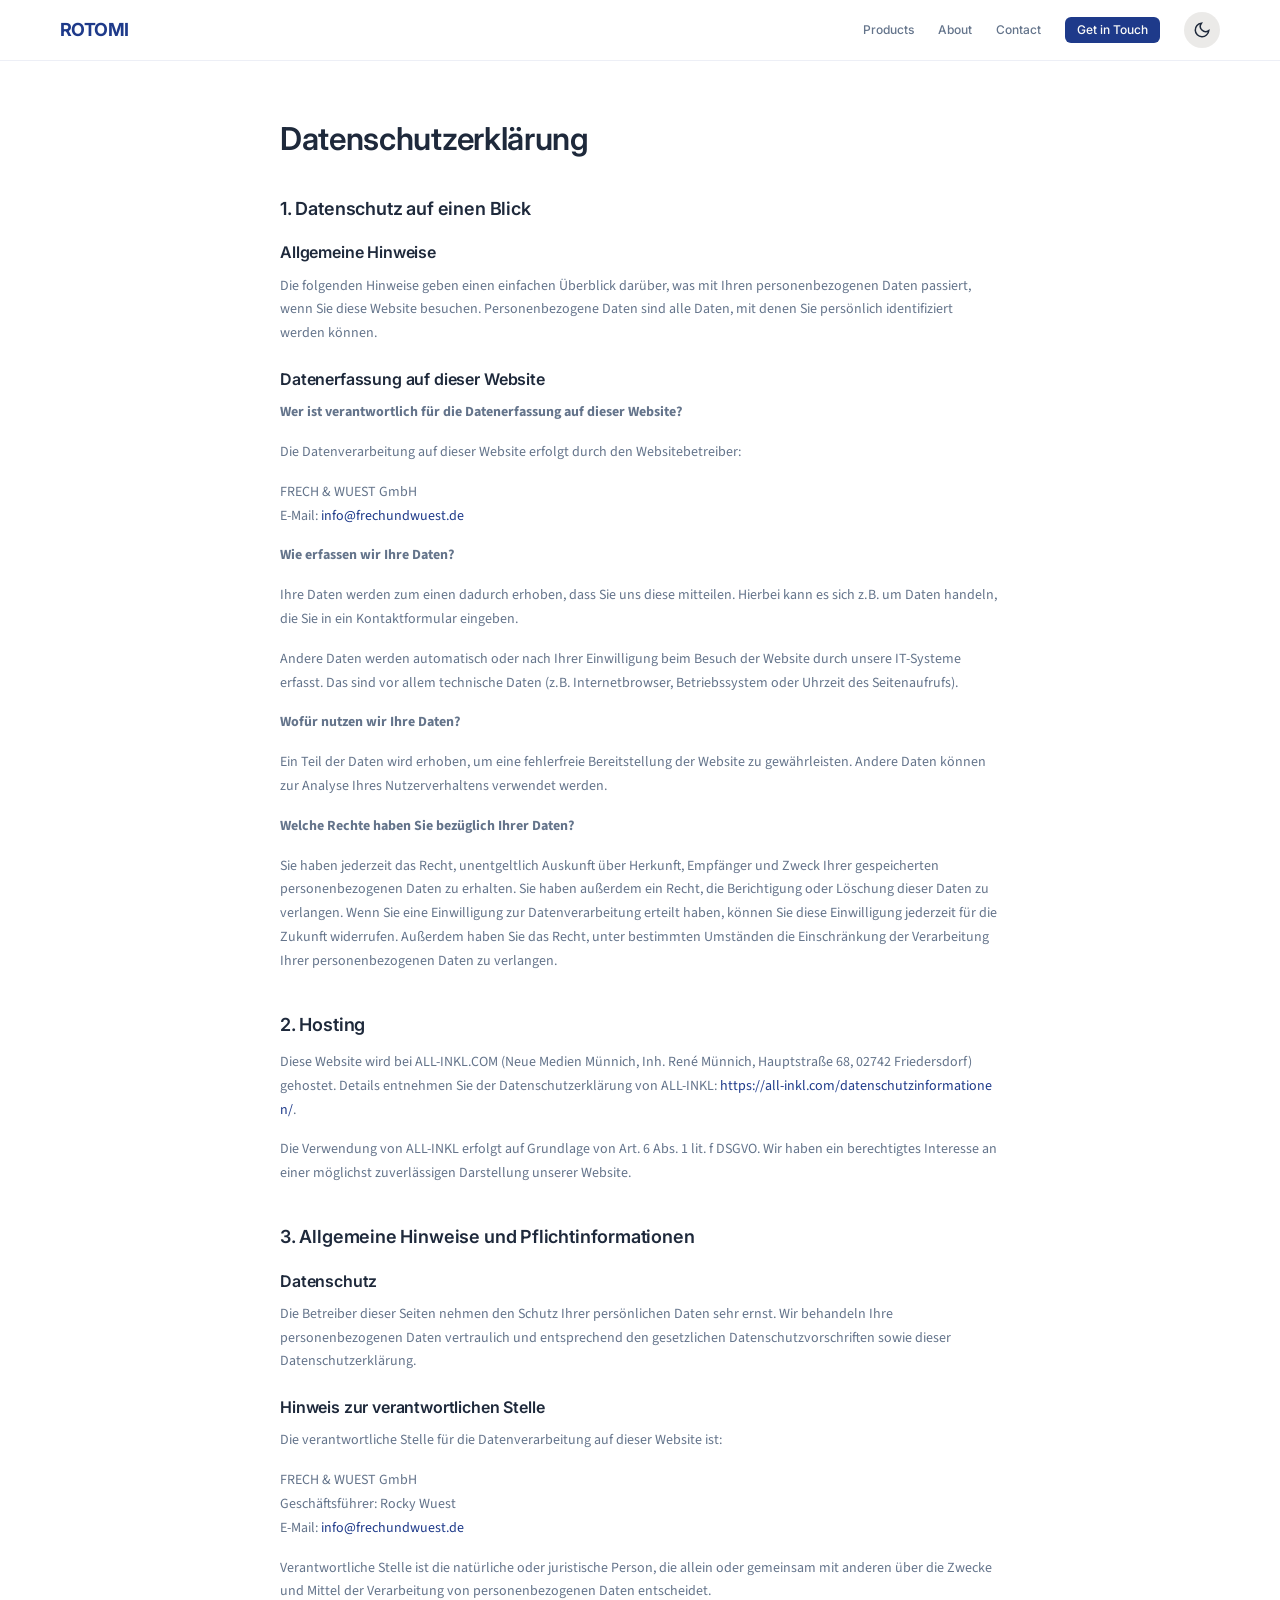
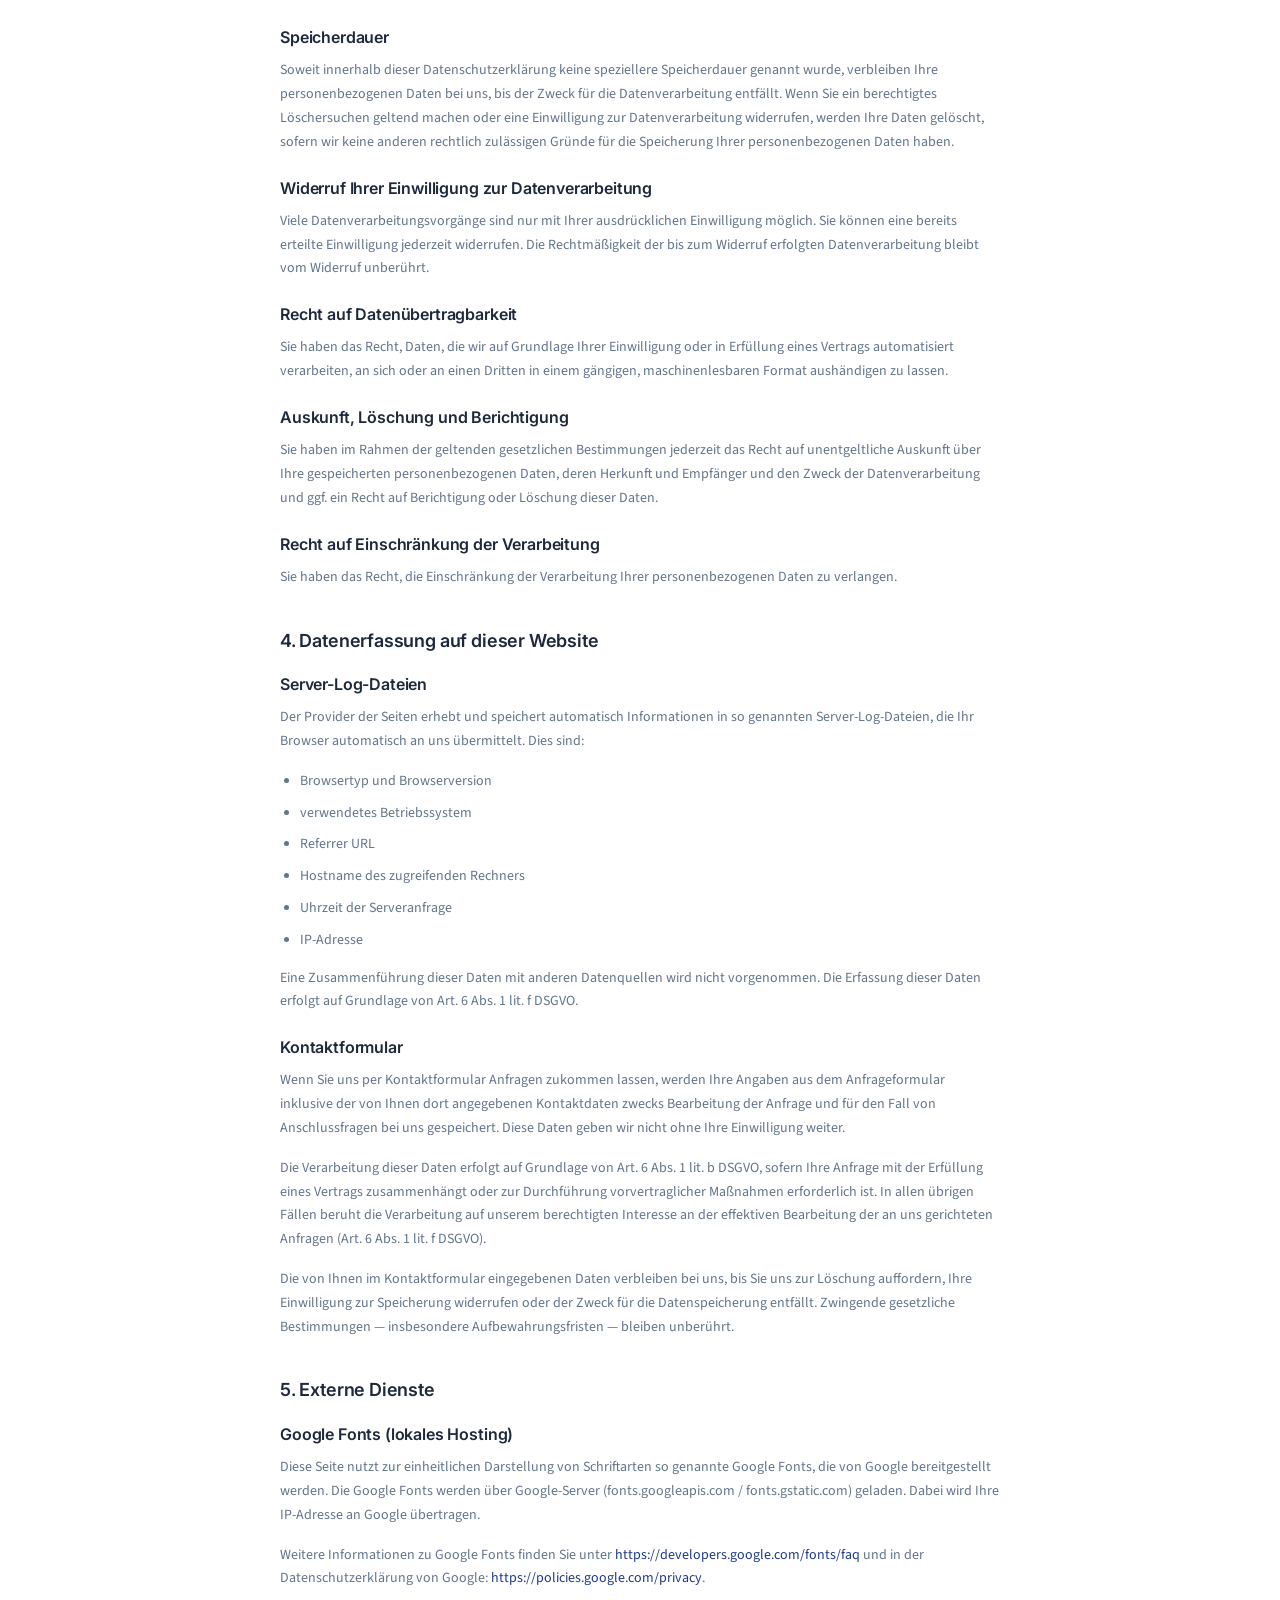
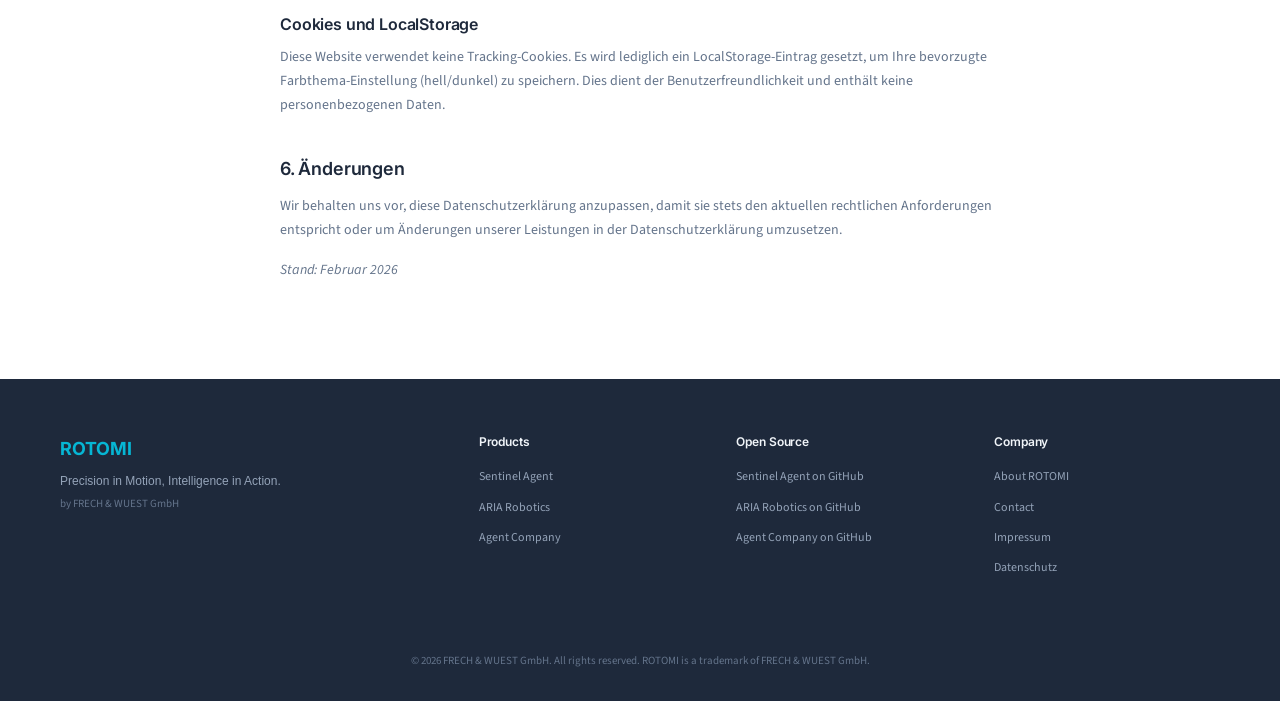
<file: datenschutz.html>
<!DOCTYPE html>
<html lang="de">
<head>
    <meta charset="UTF-8">
    <meta name="viewport" content="width=device-width, initial-scale=1.0">
    <title>Datenschutzerkl&auml;rung | ROTOMI</title>
    <meta name="description" content="Datenschutzerkl&auml;rung der FRECH & WUEST GmbH f&uuml;r rotomi.de">
    <meta name="robots" content="noindex, follow">
    <link rel="preconnect" href="https://fonts.googleapis.com">
    <link rel="preconnect" href="https://fonts.gstatic.com" crossorigin>
    <link href="https://fonts.googleapis.com/css2?family=Inter:wght@300;400;500;600;700&family=Source+Sans+Pro:wght@300;400;500;600&display=swap" rel="stylesheet">
    <link rel="stylesheet" href="style.css">
    <style>
        .legal {
            padding: 120px 0 80px;
            background: var(--color-background);
        }
        .legal__content {
            max-width: 720px;
            margin: 0 auto;
        }
        .legal__content h1 {
            font-size: clamp(1.5rem, 4vw, 2.25rem);
            margin-bottom: var(--space-32);
        }
        .legal__content h2 {
            font-size: var(--font-size-xl);
            margin-top: 40px;
            margin-bottom: var(--space-16);
        }
        .legal__content h3 {
            font-size: var(--font-size-lg);
            margin-top: var(--space-24);
            margin-bottom: var(--space-12);
        }
        .legal__content p,
        .legal__content li {
            color: var(--color-text-secondary);
            line-height: 1.7;
            font-size: var(--font-size-base);
        }
        .legal__content ul {
            padding-left: var(--space-20);
        }
        .legal__content ul li {
            margin-bottom: var(--space-8);
        }
        .legal__content a {
            word-break: break-all;
        }
    </style>
</head>
<body>
    <!-- Navigation -->
    <nav class="nav" role="navigation" aria-label="Main navigation">
        <div class="nav__container">
            <a href="index.html" class="nav__brand">
                <span class="nav__logo">ROTOMI</span>
            </a>
            <button class="nav__hamburger" id="navHamburger" aria-label="Toggle menu" aria-expanded="false">
                <span></span><span></span><span></span>
            </button>
            <div class="nav__menu" id="navMenu">
                <a href="index.html#products" class="nav__link">Products</a>
                <a href="index.html#about" class="nav__link">About</a>
                <a href="index.html#contact" class="nav__link">Contact</a>
                <a href="index.html#contact" class="btn btn--primary btn--sm nav__cta">Get in Touch</a>
                <button class="theme-toggle" id="themeToggle" aria-label="Toggle dark mode">
                    <svg class="theme-toggle__icon theme-toggle__icon--light" width="18" height="18" viewBox="0 0 24 24" fill="none" stroke="currentColor" stroke-width="2"><path d="M21 12.79A9 9 0 1 1 11.21 3 7 7 0 0 0 21 12.79z"/></svg>
                    <svg class="theme-toggle__icon theme-toggle__icon--dark" width="18" height="18" viewBox="0 0 24 24" fill="none" stroke="currentColor" stroke-width="2"><circle cx="12" cy="12" r="5"/><line x1="12" y1="1" x2="12" y2="3"/><line x1="12" y1="21" x2="12" y2="23"/><line x1="4.22" y1="4.22" x2="5.64" y2="5.64"/><line x1="18.36" y1="18.36" x2="19.78" y2="19.78"/><line x1="1" y1="12" x2="3" y2="12"/><line x1="21" y1="12" x2="23" y2="12"/><line x1="4.22" y1="19.78" x2="5.64" y2="18.36"/><line x1="18.36" y1="5.64" x2="19.78" y2="4.22"/></svg>
                </button>
            </div>
        </div>
    </nav>

    <main class="legal">
        <div class="container">
            <div class="legal__content">
                <h1>Datenschutzerkl&auml;rung</h1>

                <h2>1. Datenschutz auf einen Blick</h2>

                <h3>Allgemeine Hinweise</h3>
                <p>Die folgenden Hinweise geben einen einfachen &Uuml;berblick dar&uuml;ber, was mit Ihren personenbezogenen Daten passiert, wenn Sie diese Website besuchen. Personenbezogene Daten sind alle Daten, mit denen Sie pers&ouml;nlich identifiziert werden k&ouml;nnen.</p>

                <h3>Datenerfassung auf dieser Website</h3>
                <p><strong>Wer ist verantwortlich f&uuml;r die Datenerfassung auf dieser Website?</strong></p>
                <p>Die Datenverarbeitung auf dieser Website erfolgt durch den Websitebetreiber:</p>
                <p>
                    FRECH &amp; WUEST GmbH<br>
                    E-Mail: <a href="mailto:info@frechundwuest.de">info@frechundwuest.de</a>
                </p>

                <p><strong>Wie erfassen wir Ihre Daten?</strong></p>
                <p>Ihre Daten werden zum einen dadurch erhoben, dass Sie uns diese mitteilen. Hierbei kann es sich z.&thinsp;B. um Daten handeln, die Sie in ein Kontaktformular eingeben.</p>
                <p>Andere Daten werden automatisch oder nach Ihrer Einwilligung beim Besuch der Website durch unsere IT-Systeme erfasst. Das sind vor allem technische Daten (z.&thinsp;B. Internetbrowser, Betriebssystem oder Uhrzeit des Seitenaufrufs).</p>

                <p><strong>Wof&uuml;r nutzen wir Ihre Daten?</strong></p>
                <p>Ein Teil der Daten wird erhoben, um eine fehlerfreie Bereitstellung der Website zu gew&auml;hrleisten. Andere Daten k&ouml;nnen zur Analyse Ihres Nutzerverhaltens verwendet werden.</p>

                <p><strong>Welche Rechte haben Sie bez&uuml;glich Ihrer Daten?</strong></p>
                <p>Sie haben jederzeit das Recht, unentgeltlich Auskunft &uuml;ber Herkunft, Empf&auml;nger und Zweck Ihrer gespeicherten personenbezogenen Daten zu erhalten. Sie haben au&szlig;erdem ein Recht, die Berichtigung oder L&ouml;schung dieser Daten zu verlangen. Wenn Sie eine Einwilligung zur Datenverarbeitung erteilt haben, k&ouml;nnen Sie diese Einwilligung jederzeit f&uuml;r die Zukunft widerrufen. Au&szlig;erdem haben Sie das Recht, unter bestimmten Umst&auml;nden die Einschr&auml;nkung der Verarbeitung Ihrer personenbezogenen Daten zu verlangen.</p>

                <h2>2. Hosting</h2>
                <p>Diese Website wird bei ALL-INKL.COM (Neue Medien M&uuml;nnich, Inh. Ren&eacute; M&uuml;nnich, Hauptstra&szlig;e 68, 02742 Friedersdorf) gehostet. Details entnehmen Sie der Datenschutzerkl&auml;rung von ALL-INKL: <a href="https://all-inkl.com/datenschutzinformationen/" target="_blank" rel="noopener">https://all-inkl.com/datenschutzinformationen/</a>.</p>
                <p>Die Verwendung von ALL-INKL erfolgt auf Grundlage von Art. 6 Abs. 1 lit. f DSGVO. Wir haben ein berechtigtes Interesse an einer m&ouml;glichst zuverl&auml;ssigen Darstellung unserer Website.</p>

                <h2>3. Allgemeine Hinweise und Pflichtinformationen</h2>

                <h3>Datenschutz</h3>
                <p>Die Betreiber dieser Seiten nehmen den Schutz Ihrer pers&ouml;nlichen Daten sehr ernst. Wir behandeln Ihre personenbezogenen Daten vertraulich und entsprechend den gesetzlichen Datenschutzvorschriften sowie dieser Datenschutzerkl&auml;rung.</p>

                <h3>Hinweis zur verantwortlichen Stelle</h3>
                <p>Die verantwortliche Stelle f&uuml;r die Datenverarbeitung auf dieser Website ist:</p>
                <p>
                    FRECH &amp; WUEST GmbH<br>
                    Gesch&auml;ftsf&uuml;hrer: Rocky Wuest<br>
                    E-Mail: <a href="mailto:info@frechundwuest.de">info@frechundwuest.de</a>
                </p>
                <p>Verantwortliche Stelle ist die nat&uuml;rliche oder juristische Person, die allein oder gemeinsam mit anderen &uuml;ber die Zwecke und Mittel der Verarbeitung von personenbezogenen Daten entscheidet.</p>

                <h3>Speicherdauer</h3>
                <p>Soweit innerhalb dieser Datenschutzerkl&auml;rung keine speziellere Speicherdauer genannt wurde, verbleiben Ihre personenbezogenen Daten bei uns, bis der Zweck f&uuml;r die Datenverarbeitung entf&auml;llt. Wenn Sie ein berechtigtes L&ouml;schersuchen geltend machen oder eine Einwilligung zur Datenverarbeitung widerrufen, werden Ihre Daten gel&ouml;scht, sofern wir keine anderen rechtlich zul&auml;ssigen Gr&uuml;nde f&uuml;r die Speicherung Ihrer personenbezogenen Daten haben.</p>

                <h3>Widerruf Ihrer Einwilligung zur Datenverarbeitung</h3>
                <p>Viele Datenverarbeitungsvorg&auml;nge sind nur mit Ihrer ausdr&uuml;cklichen Einwilligung m&ouml;glich. Sie k&ouml;nnen eine bereits erteilte Einwilligung jederzeit widerrufen. Die Rechtm&auml;&szlig;igkeit der bis zum Widerruf erfolgten Datenverarbeitung bleibt vom Widerruf unber&uuml;hrt.</p>

                <h3>Recht auf Daten&uuml;bertragbarkeit</h3>
                <p>Sie haben das Recht, Daten, die wir auf Grundlage Ihrer Einwilligung oder in Erf&uuml;llung eines Vertrags automatisiert verarbeiten, an sich oder an einen Dritten in einem g&auml;ngigen, maschinenlesbaren Format aush&auml;ndigen zu lassen.</p>

                <h3>Auskunft, L&ouml;schung und Berichtigung</h3>
                <p>Sie haben im Rahmen der geltenden gesetzlichen Bestimmungen jederzeit das Recht auf unentgeltliche Auskunft &uuml;ber Ihre gespeicherten personenbezogenen Daten, deren Herkunft und Empf&auml;nger und den Zweck der Datenverarbeitung und ggf. ein Recht auf Berichtigung oder L&ouml;schung dieser Daten.</p>

                <h3>Recht auf Einschr&auml;nkung der Verarbeitung</h3>
                <p>Sie haben das Recht, die Einschr&auml;nkung der Verarbeitung Ihrer personenbezogenen Daten zu verlangen.</p>

                <h2>4. Datenerfassung auf dieser Website</h2>

                <h3>Server-Log-Dateien</h3>
                <p>Der Provider der Seiten erhebt und speichert automatisch Informationen in so genannten Server-Log-Dateien, die Ihr Browser automatisch an uns &uuml;bermittelt. Dies sind:</p>
                <ul>
                    <li>Browsertyp und Browserversion</li>
                    <li>verwendetes Betriebssystem</li>
                    <li>Referrer URL</li>
                    <li>Hostname des zugreifenden Rechners</li>
                    <li>Uhrzeit der Serveranfrage</li>
                    <li>IP-Adresse</li>
                </ul>
                <p>Eine Zusammenf&uuml;hrung dieser Daten mit anderen Datenquellen wird nicht vorgenommen. Die Erfassung dieser Daten erfolgt auf Grundlage von Art. 6 Abs. 1 lit. f DSGVO.</p>

                <h3>Kontaktformular</h3>
                <p>Wenn Sie uns per Kontaktformular Anfragen zukommen lassen, werden Ihre Angaben aus dem Anfrageformular inklusive der von Ihnen dort angegebenen Kontaktdaten zwecks Bearbeitung der Anfrage und f&uuml;r den Fall von Anschlussfragen bei uns gespeichert. Diese Daten geben wir nicht ohne Ihre Einwilligung weiter.</p>
                <p>Die Verarbeitung dieser Daten erfolgt auf Grundlage von Art. 6 Abs. 1 lit. b DSGVO, sofern Ihre Anfrage mit der Erf&uuml;llung eines Vertrags zusammenh&auml;ngt oder zur Durchf&uuml;hrung vorvertraglicher Ma&szlig;nahmen erforderlich ist. In allen &uuml;brigen F&auml;llen beruht die Verarbeitung auf unserem berechtigten Interesse an der effektiven Bearbeitung der an uns gerichteten Anfragen (Art. 6 Abs. 1 lit. f DSGVO).</p>
                <p>Die von Ihnen im Kontaktformular eingegebenen Daten verbleiben bei uns, bis Sie uns zur L&ouml;schung auffordern, Ihre Einwilligung zur Speicherung widerrufen oder der Zweck f&uuml;r die Datenspeicherung entf&auml;llt. Zwingende gesetzliche Bestimmungen &mdash; insbesondere Aufbewahrungsfristen &mdash; bleiben unber&uuml;hrt.</p>

                <h2>5. Externe Dienste</h2>

                <h3>Google Fonts (lokales Hosting)</h3>
                <p>Diese Seite nutzt zur einheitlichen Darstellung von Schriftarten so genannte Google Fonts, die von Google bereitgestellt werden. Die Google Fonts werden &uuml;ber Google-Server (fonts.googleapis.com / fonts.gstatic.com) geladen. Dabei wird Ihre IP-Adresse an Google &uuml;bertragen.</p>
                <p>Weitere Informationen zu Google Fonts finden Sie unter <a href="https://developers.google.com/fonts/faq" target="_blank" rel="noopener">https://developers.google.com/fonts/faq</a> und in der Datenschutzerkl&auml;rung von Google: <a href="https://policies.google.com/privacy" target="_blank" rel="noopener">https://policies.google.com/privacy</a>.</p>

                <h3>Cookies und LocalStorage</h3>
                <p>Diese Website verwendet keine Tracking-Cookies. Es wird lediglich ein LocalStorage-Eintrag gesetzt, um Ihre bevorzugte Farbthema-Einstellung (hell/dunkel) zu speichern. Dies dient der Benutzerfreundlichkeit und enth&auml;lt keine personenbezogenen Daten.</p>

                <h2>6. &Auml;nderungen</h2>
                <p>Wir behalten uns vor, diese Datenschutzerkl&auml;rung anzupassen, damit sie stets den aktuellen rechtlichen Anforderungen entspricht oder um &Auml;nderungen unserer Leistungen in der Datenschutzerkl&auml;rung umzusetzen.</p>
                <p><em>Stand: Februar 2026</em></p>
            </div>
        </div>
    </main>

    <footer class="footer">
        <div class="container">
            <div class="footer__content">
                <div class="footer__brand">
                    <div class="footer__logo">ROTOMI</div>
                    <p class="footer__tagline">Precision in Motion, Intelligence in Action.</p>
                    <p class="footer__company">by FRECH &amp; WUEST GmbH</p>
                </div>
                <div class="footer__links">
                    <div class="footer__section">
                        <h4>Products</h4>
                        <ul>
                            <li><a href="sentinel-agent.html">Sentinel Agent</a></li>
                            <li><a href="aria-robotics.html">ARIA Robotics</a></li>
                            <li><a href="agent-company.html">Agent Company</a></li>
                        </ul>
                    </div>
                    <div class="footer__section">
                        <h4>Open Source</h4>
                        <ul>
                            <li><a href="https://github.com/rockywuest/sentinel_agent" target="_blank" rel="noopener">Sentinel Agent on GitHub</a></li>
                            <li><a href="https://github.com/rockywuest/aria-robotics" target="_blank" rel="noopener">ARIA Robotics on GitHub</a></li>
                            <li><a href="https://github.com/rockywuest/agent_company" target="_blank" rel="noopener">Agent Company on GitHub</a></li>
                        </ul>
                    </div>
                    <div class="footer__section">
                        <h4>Company</h4>
                        <ul>
                            <li><a href="index.html#about">About ROTOMI</a></li>
                            <li><a href="index.html#contact">Contact</a></li>
                            <li><a href="impressum.html">Impressum</a></li>
                            <li><a href="datenschutz.html">Datenschutz</a></li>
                        </ul>
                    </div>
                </div>
            </div>
            <div class="footer__bottom">
                <p>&copy; 2026 FRECH &amp; WUEST GmbH. All rights reserved. ROTOMI is a trademark of FRECH &amp; WUEST GmbH.</p>
            </div>
        </div>
    </footer>

    <script src="app.js"></script>
</body>
</html>
</file>
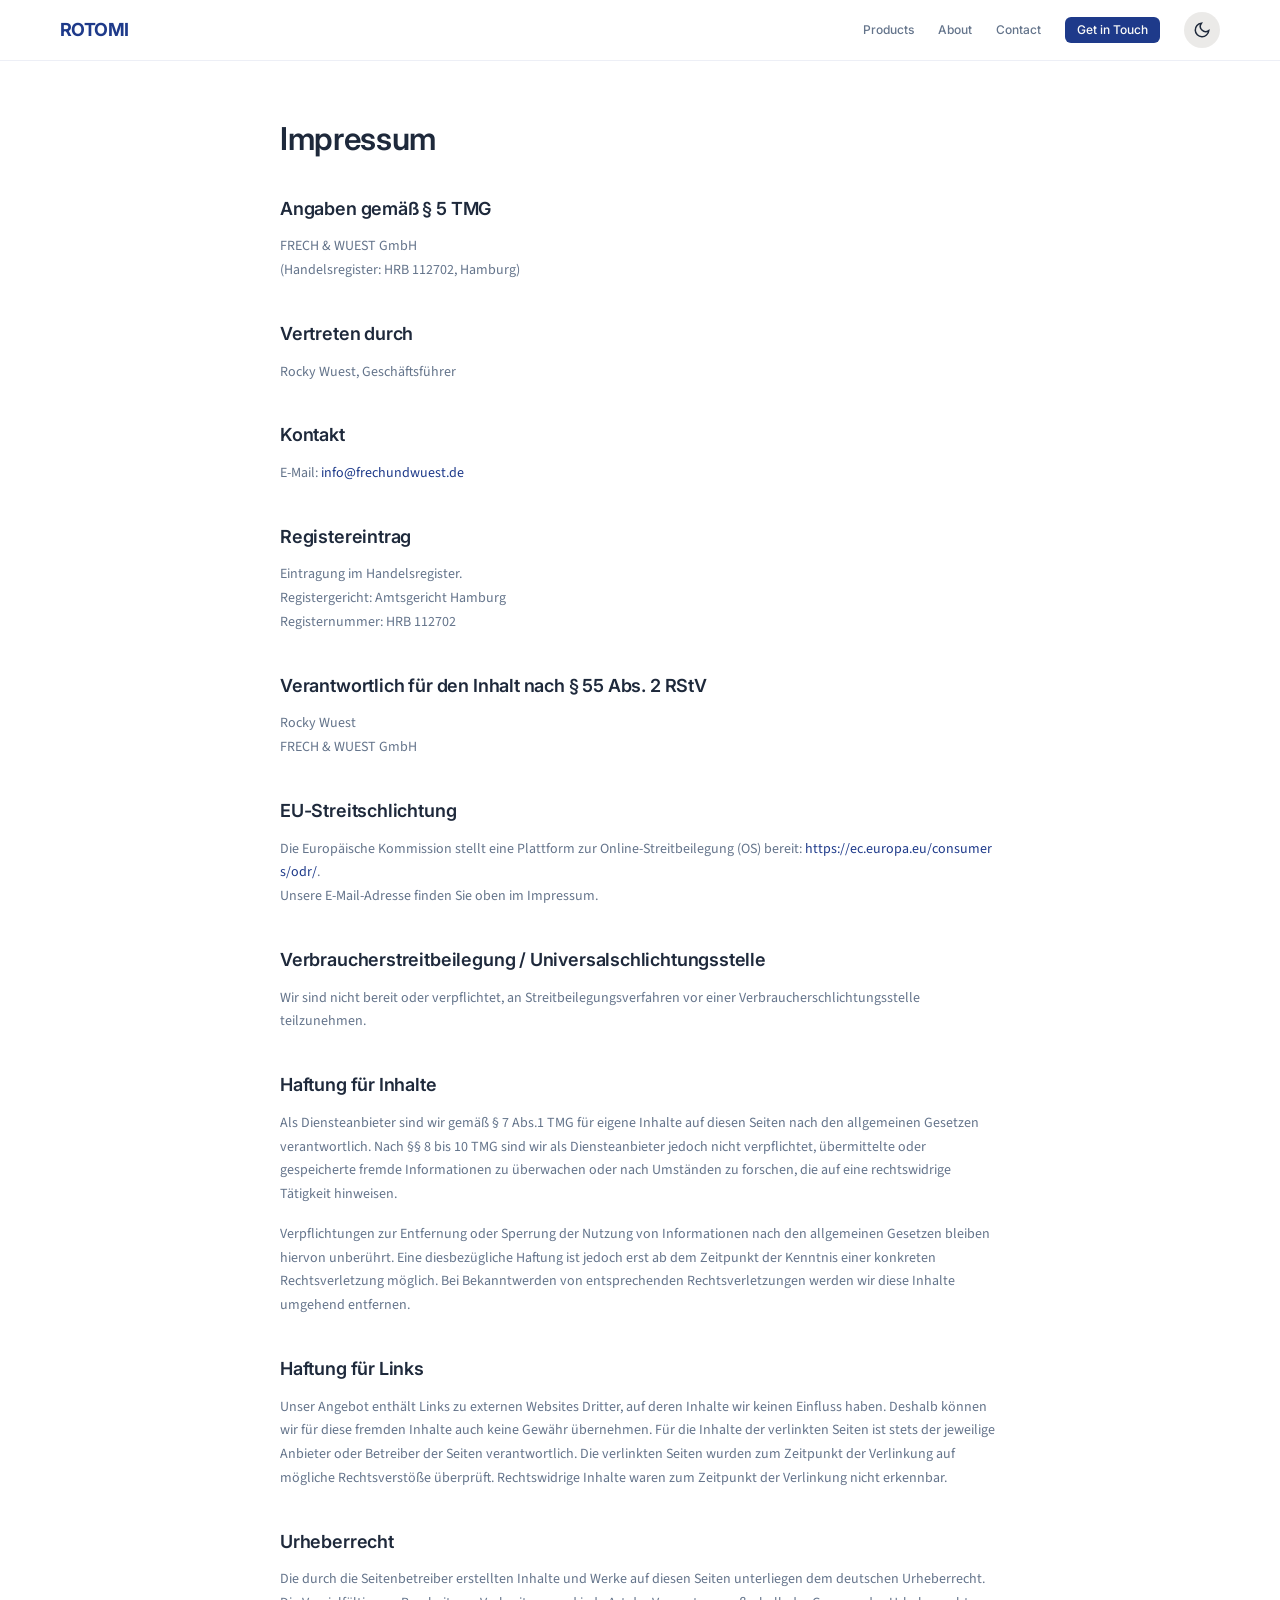
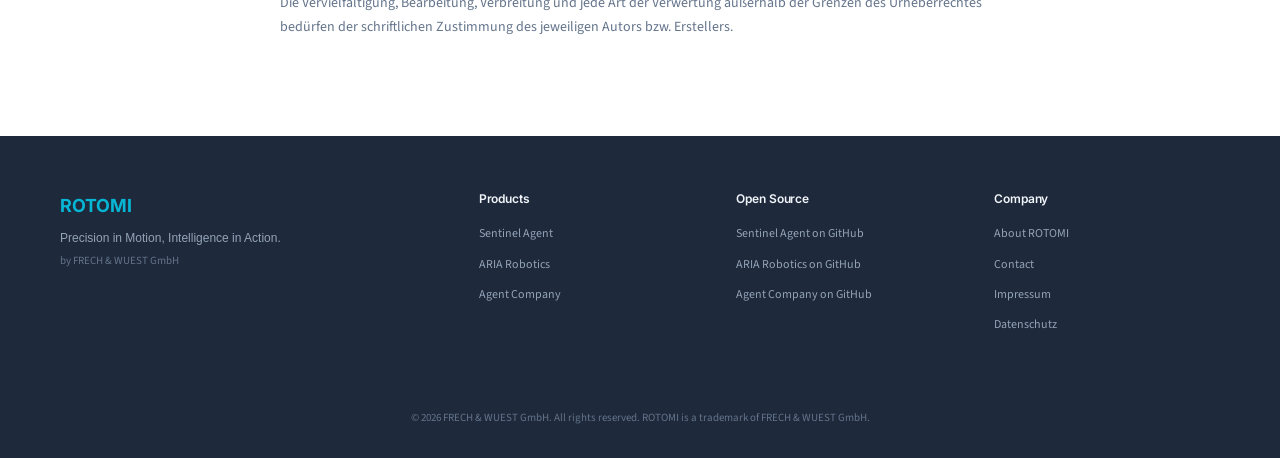
<file: impressum.html>
<!DOCTYPE html>
<html lang="de">
<head>
    <meta charset="UTF-8">
    <meta name="viewport" content="width=device-width, initial-scale=1.0">
    <title>Impressum | ROTOMI</title>
    <meta name="description" content="Impressum der FRECH & WUEST GmbH, Betreiber von ROTOMI und Sentinel Agent.">
    <meta name="robots" content="noindex, follow">
    <link rel="preconnect" href="https://fonts.googleapis.com">
    <link rel="preconnect" href="https://fonts.gstatic.com" crossorigin>
    <link href="https://fonts.googleapis.com/css2?family=Inter:wght@300;400;500;600;700&family=Source+Sans+Pro:wght@300;400;500;600&display=swap" rel="stylesheet">
    <link rel="stylesheet" href="style.css">
    <style>
        .legal {
            padding: 120px 0 80px;
            background: var(--color-background);
        }
        .legal__content {
            max-width: 720px;
            margin: 0 auto;
        }
        .legal__content h1 {
            font-size: clamp(1.5rem, 4vw, 2.25rem);
            margin-bottom: var(--space-32);
        }
        .legal__content h2 {
            font-size: var(--font-size-xl);
            margin-top: 40px;
            margin-bottom: var(--space-16);
        }
        .legal__content p,
        .legal__content li {
            color: var(--color-text-secondary);
            line-height: 1.7;
            font-size: var(--font-size-base);
        }
        .legal__content a {
            word-break: break-all;
        }
    </style>
</head>
<body>
    <!-- Navigation -->
    <nav class="nav" role="navigation" aria-label="Main navigation">
        <div class="nav__container">
            <a href="index.html" class="nav__brand">
                <span class="nav__logo">ROTOMI</span>
            </a>
            <button class="nav__hamburger" id="navHamburger" aria-label="Toggle menu" aria-expanded="false">
                <span></span><span></span><span></span>
            </button>
            <div class="nav__menu" id="navMenu">
                <a href="index.html#products" class="nav__link">Products</a>
                <a href="index.html#about" class="nav__link">About</a>
                <a href="index.html#contact" class="nav__link">Contact</a>
                <a href="index.html#contact" class="btn btn--primary btn--sm nav__cta">Get in Touch</a>
                <button class="theme-toggle" id="themeToggle" aria-label="Toggle dark mode">
                    <svg class="theme-toggle__icon theme-toggle__icon--light" width="18" height="18" viewBox="0 0 24 24" fill="none" stroke="currentColor" stroke-width="2"><path d="M21 12.79A9 9 0 1 1 11.21 3 7 7 0 0 0 21 12.79z"/></svg>
                    <svg class="theme-toggle__icon theme-toggle__icon--dark" width="18" height="18" viewBox="0 0 24 24" fill="none" stroke="currentColor" stroke-width="2"><circle cx="12" cy="12" r="5"/><line x1="12" y1="1" x2="12" y2="3"/><line x1="12" y1="21" x2="12" y2="23"/><line x1="4.22" y1="4.22" x2="5.64" y2="5.64"/><line x1="18.36" y1="18.36" x2="19.78" y2="19.78"/><line x1="1" y1="12" x2="3" y2="12"/><line x1="21" y1="12" x2="23" y2="12"/><line x1="4.22" y1="19.78" x2="5.64" y2="18.36"/><line x1="18.36" y1="5.64" x2="19.78" y2="4.22"/></svg>
                </button>
            </div>
        </div>
    </nav>

    <main class="legal">
        <div class="container">
            <div class="legal__content">
                <h1>Impressum</h1>

                <h2>Angaben gem&auml;&szlig; &sect; 5 TMG</h2>
                <p>
                    FRECH &amp; WUEST GmbH<br>
                    (Handelsregister: HRB 112702, Hamburg)
                </p>

                <h2>Vertreten durch</h2>
                <p>
                    Rocky Wuest, Gesch&auml;ftsf&uuml;hrer
                </p>

                <h2>Kontakt</h2>
                <p>
                    E-Mail: <a href="mailto:info@frechundwuest.de">info@frechundwuest.de</a>
                </p>

                <h2>Registereintrag</h2>
                <p>
                    Eintragung im Handelsregister.<br>
                    Registergericht: Amtsgericht Hamburg<br>
                    Registernummer: HRB 112702
                </p>

                <h2>Verantwortlich f&uuml;r den Inhalt nach &sect; 55 Abs. 2 RStV</h2>
                <p>
                    Rocky Wuest<br>
                    FRECH &amp; WUEST GmbH
                </p>

                <h2>EU-Streitschlichtung</h2>
                <p>
                    Die Europ&auml;ische Kommission stellt eine Plattform zur Online-Streitbeilegung (OS) bereit:
                    <a href="https://ec.europa.eu/consumers/odr/" target="_blank" rel="noopener">https://ec.europa.eu/consumers/odr/</a>.<br>
                    Unsere E-Mail-Adresse finden Sie oben im Impressum.
                </p>

                <h2>Verbraucherstreitbeilegung / Universalschlichtungsstelle</h2>
                <p>
                    Wir sind nicht bereit oder verpflichtet, an Streitbeilegungsverfahren vor einer Verbraucherschlichtungsstelle teilzunehmen.
                </p>

                <h2>Haftung f&uuml;r Inhalte</h2>
                <p>
                    Als Diensteanbieter sind wir gem&auml;&szlig; &sect; 7 Abs.1 TMG f&uuml;r eigene Inhalte auf diesen Seiten nach den allgemeinen Gesetzen verantwortlich. Nach &sect;&sect; 8 bis 10 TMG sind wir als Diensteanbieter jedoch nicht verpflichtet, &uuml;bermittelte oder gespeicherte fremde Informationen zu &uuml;berwachen oder nach Umst&auml;nden zu forschen, die auf eine rechtswidrige T&auml;tigkeit hinweisen.
                </p>
                <p>
                    Verpflichtungen zur Entfernung oder Sperrung der Nutzung von Informationen nach den allgemeinen Gesetzen bleiben hiervon unber&uuml;hrt. Eine diesbez&uuml;gliche Haftung ist jedoch erst ab dem Zeitpunkt der Kenntnis einer konkreten Rechtsverletzung m&ouml;glich. Bei Bekanntwerden von entsprechenden Rechtsverletzungen werden wir diese Inhalte umgehend entfernen.
                </p>

                <h2>Haftung f&uuml;r Links</h2>
                <p>
                    Unser Angebot enth&auml;lt Links zu externen Websites Dritter, auf deren Inhalte wir keinen Einfluss haben. Deshalb k&ouml;nnen wir f&uuml;r diese fremden Inhalte auch keine Gew&auml;hr &uuml;bernehmen. F&uuml;r die Inhalte der verlinkten Seiten ist stets der jeweilige Anbieter oder Betreiber der Seiten verantwortlich. Die verlinkten Seiten wurden zum Zeitpunkt der Verlinkung auf m&ouml;gliche Rechtsverst&ouml;&szlig;e &uuml;berpr&uuml;ft. Rechtswidrige Inhalte waren zum Zeitpunkt der Verlinkung nicht erkennbar.
                </p>

                <h2>Urheberrecht</h2>
                <p>
                    Die durch die Seitenbetreiber erstellten Inhalte und Werke auf diesen Seiten unterliegen dem deutschen Urheberrecht. Die Vervielf&auml;ltigung, Bearbeitung, Verbreitung und jede Art der Verwertung au&szlig;erhalb der Grenzen des Urheberrechtes bed&uuml;rfen der schriftlichen Zustimmung des jeweiligen Autors bzw. Erstellers.
                </p>
            </div>
        </div>
    </main>

    <footer class="footer">
        <div class="container">
            <div class="footer__content">
                <div class="footer__brand">
                    <div class="footer__logo">ROTOMI</div>
                    <p class="footer__tagline">Precision in Motion, Intelligence in Action.</p>
                    <p class="footer__company">by FRECH &amp; WUEST GmbH</p>
                </div>
                <div class="footer__links">
                    <div class="footer__section">
                        <h4>Products</h4>
                        <ul>
                            <li><a href="sentinel-agent.html">Sentinel Agent</a></li>
                            <li><a href="aria-robotics.html">ARIA Robotics</a></li>
                            <li><a href="agent-company.html">Agent Company</a></li>
                        </ul>
                    </div>
                    <div class="footer__section">
                        <h4>Open Source</h4>
                        <ul>
                            <li><a href="https://github.com/rockywuest/sentinel_agent" target="_blank" rel="noopener">Sentinel Agent on GitHub</a></li>
                            <li><a href="https://github.com/rockywuest/aria-robotics" target="_blank" rel="noopener">ARIA Robotics on GitHub</a></li>
                            <li><a href="https://github.com/rockywuest/agent_company" target="_blank" rel="noopener">Agent Company on GitHub</a></li>
                        </ul>
                    </div>
                    <div class="footer__section">
                        <h4>Company</h4>
                        <ul>
                            <li><a href="index.html#about">About ROTOMI</a></li>
                            <li><a href="index.html#contact">Contact</a></li>
                            <li><a href="impressum.html">Impressum</a></li>
                            <li><a href="datenschutz.html">Datenschutz</a></li>
                        </ul>
                    </div>
                </div>
            </div>
            <div class="footer__bottom">
                <p>&copy; 2026 FRECH &amp; WUEST GmbH. All rights reserved. ROTOMI is a trademark of FRECH &amp; WUEST GmbH.</p>
            </div>
        </div>
    </footer>

    <script src="app.js"></script>
</body>
</html>
</file>
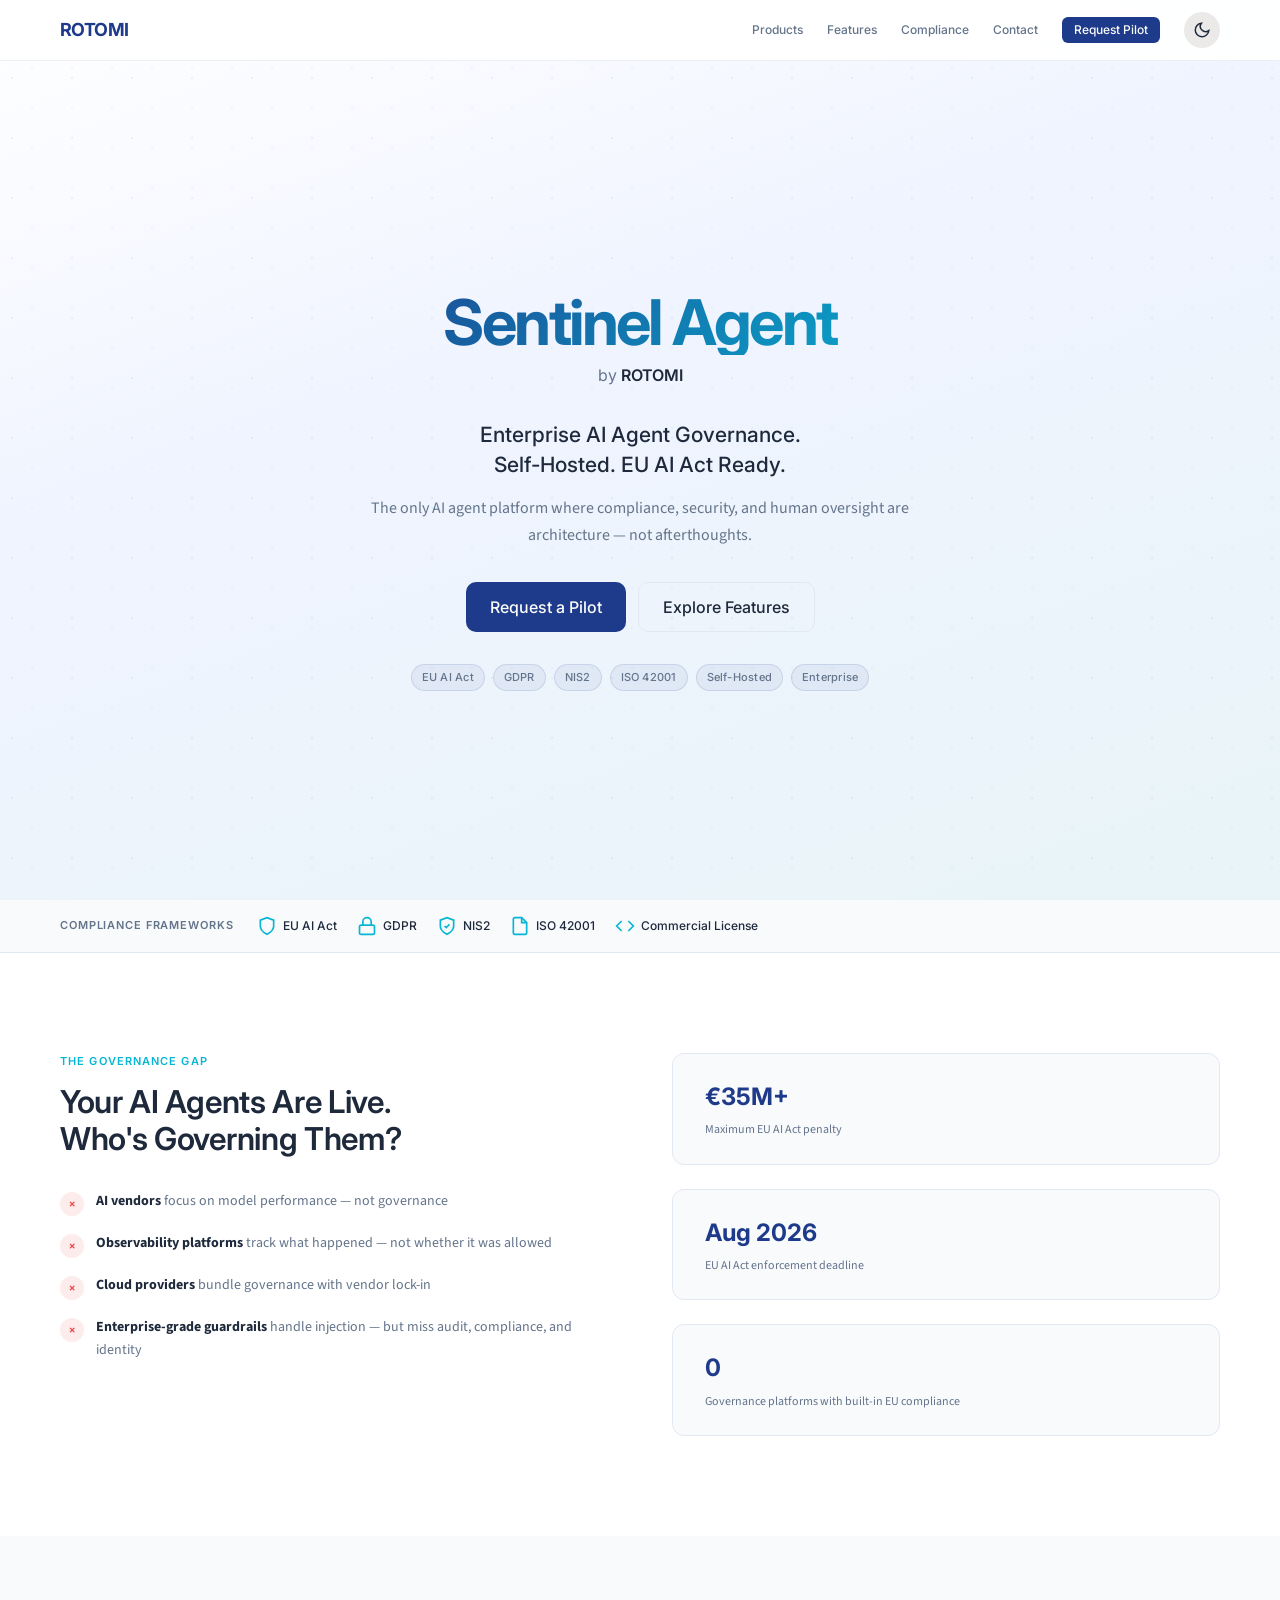
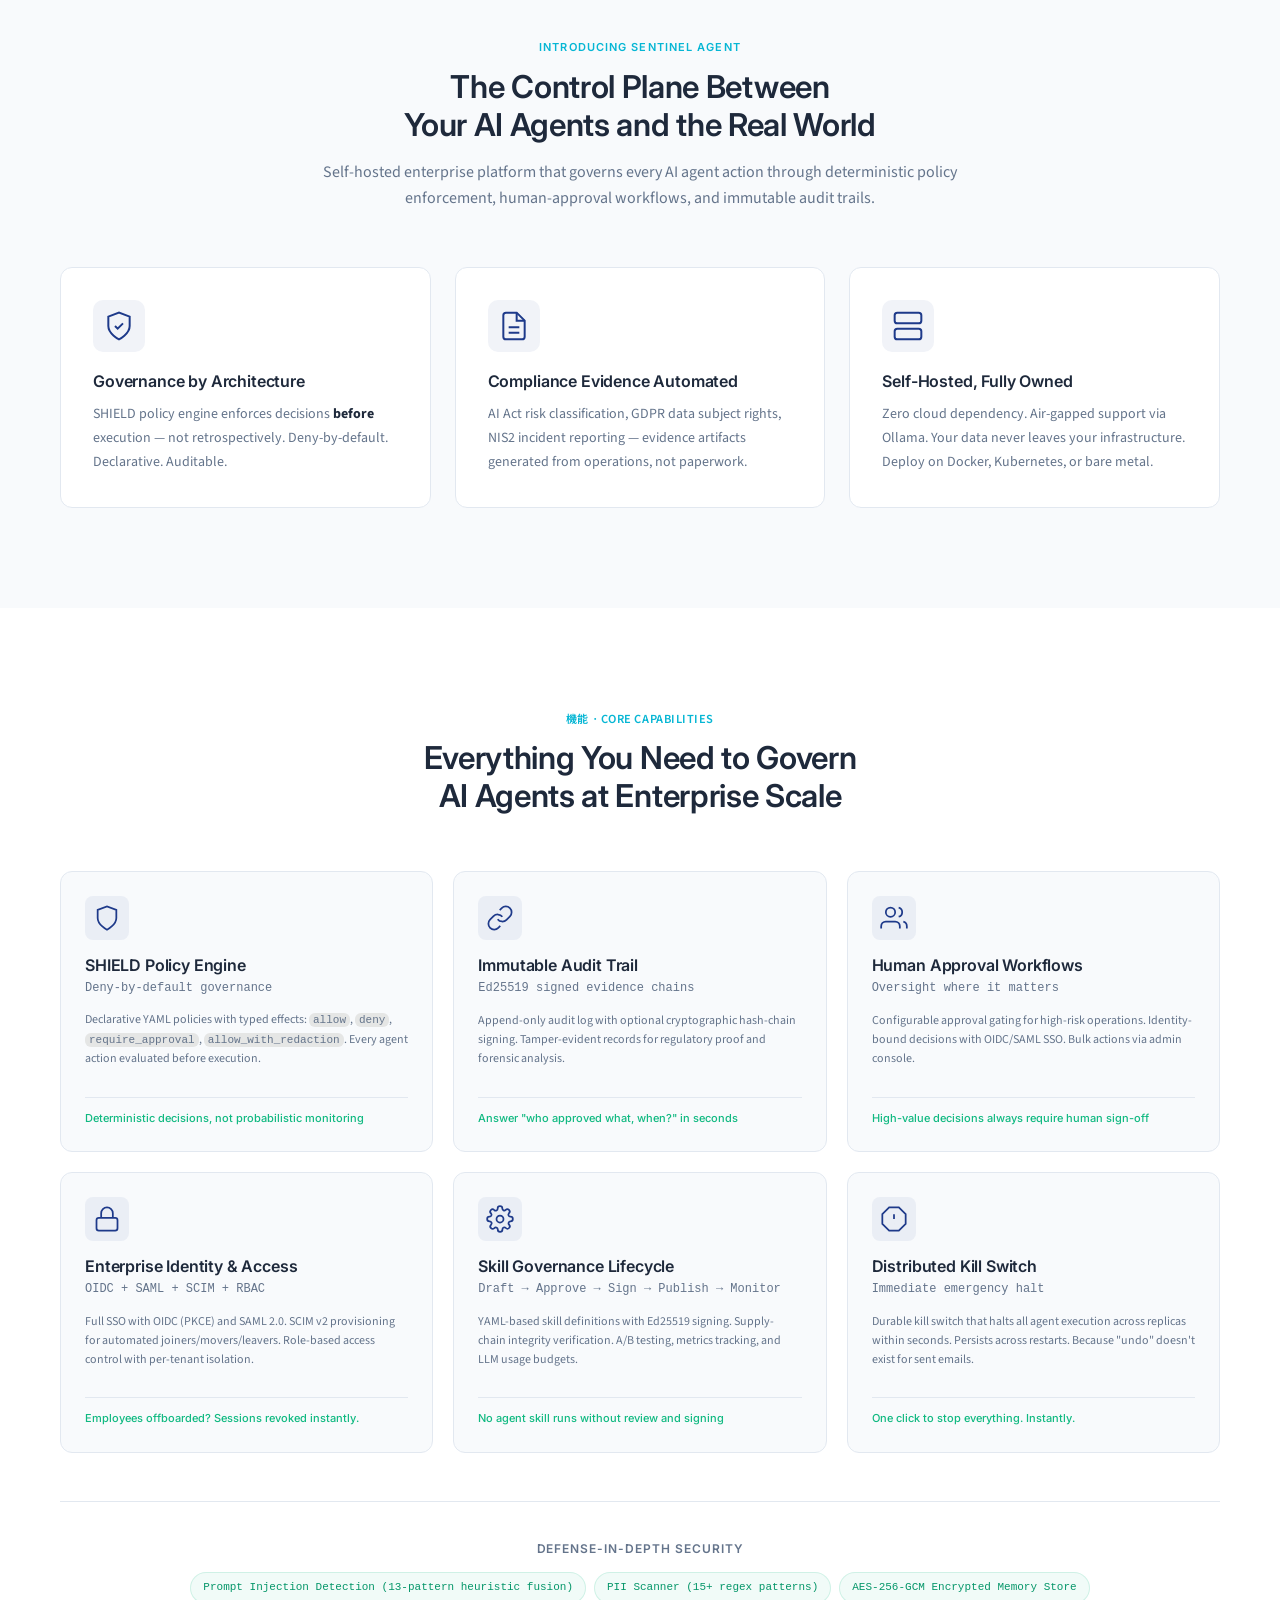
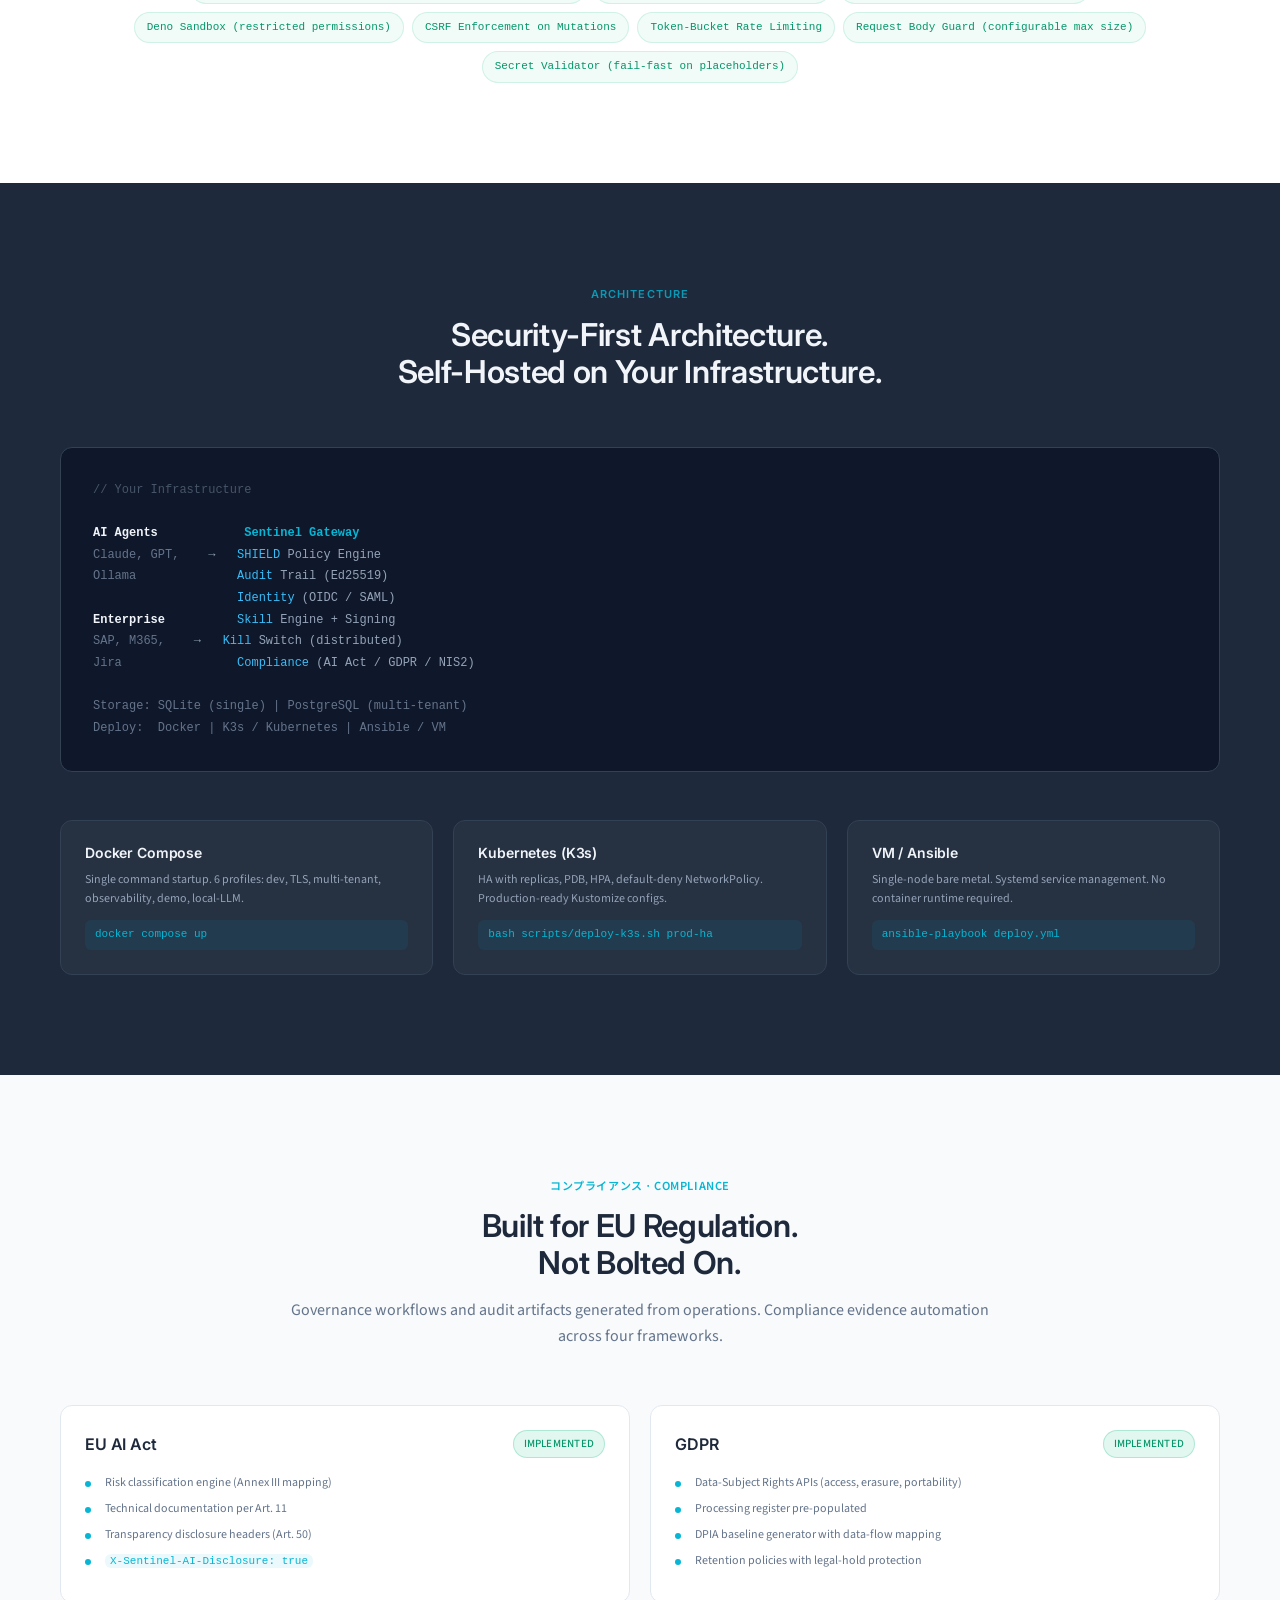
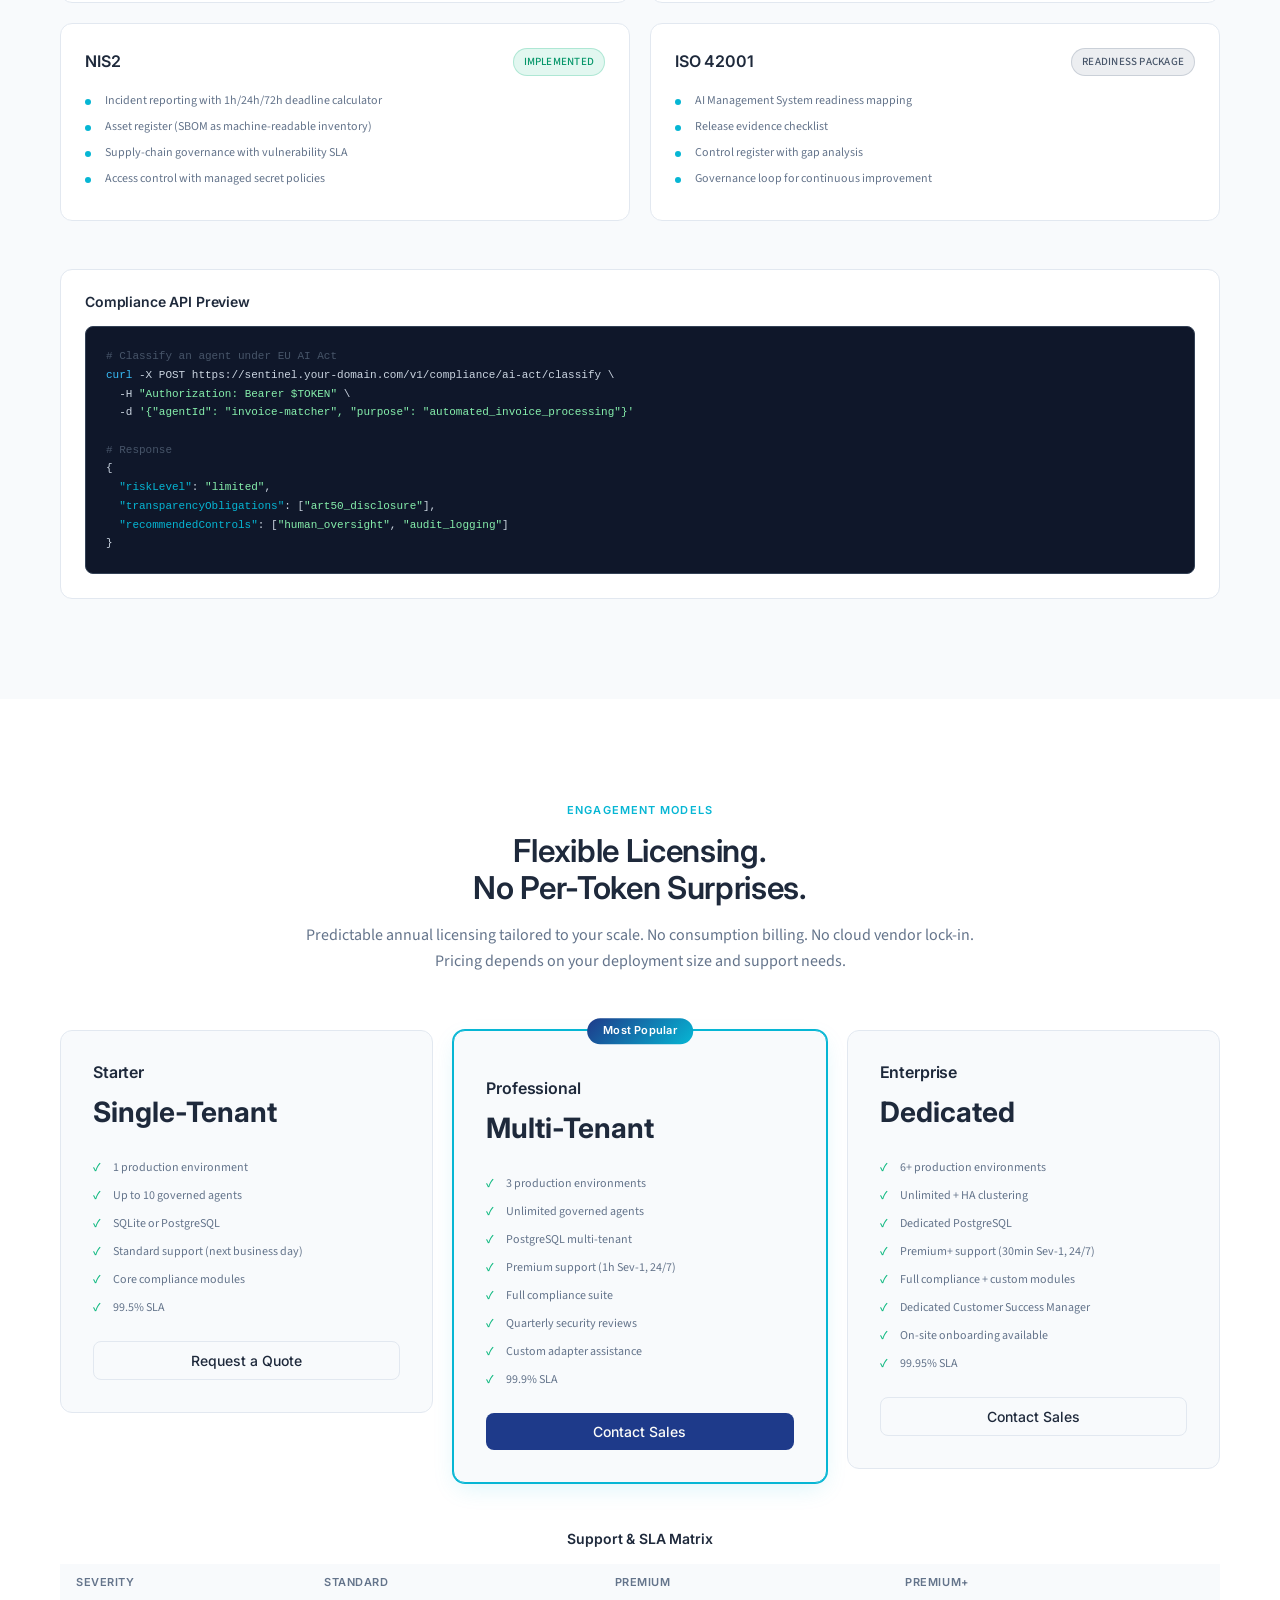
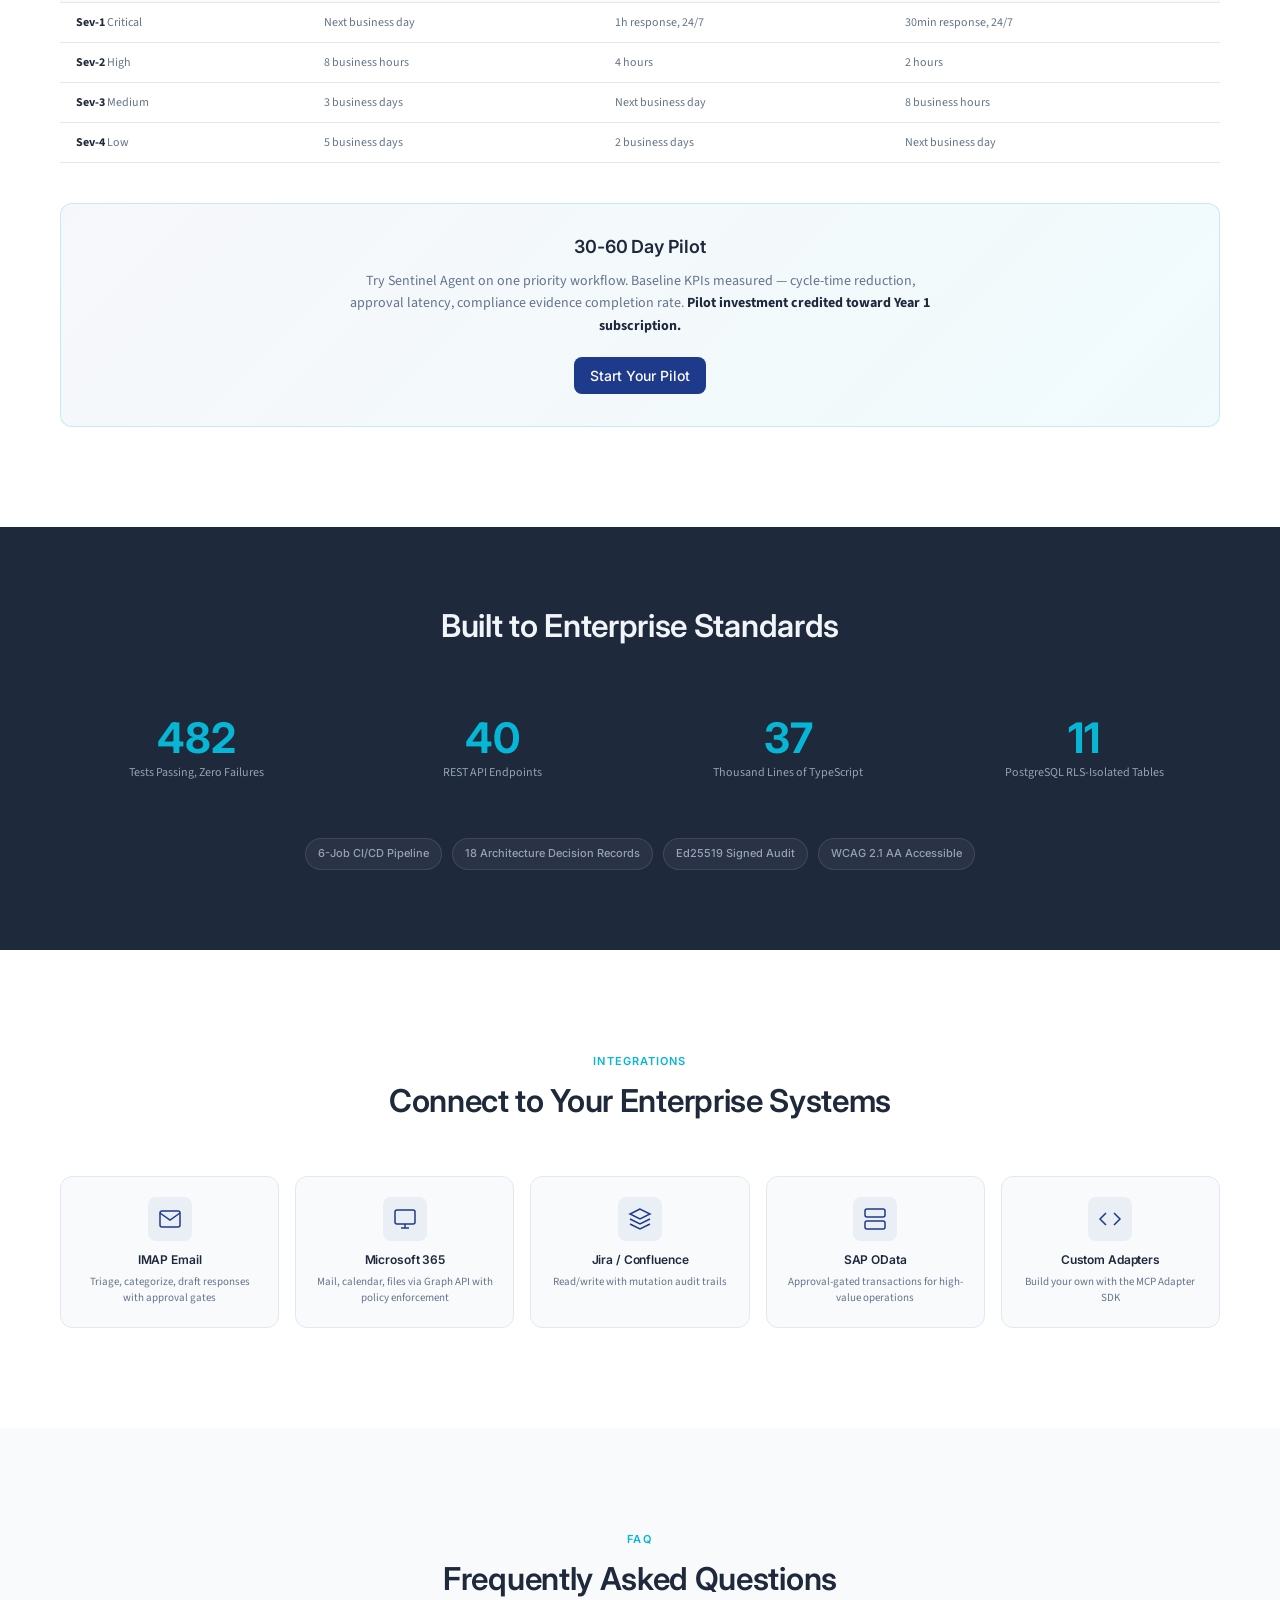
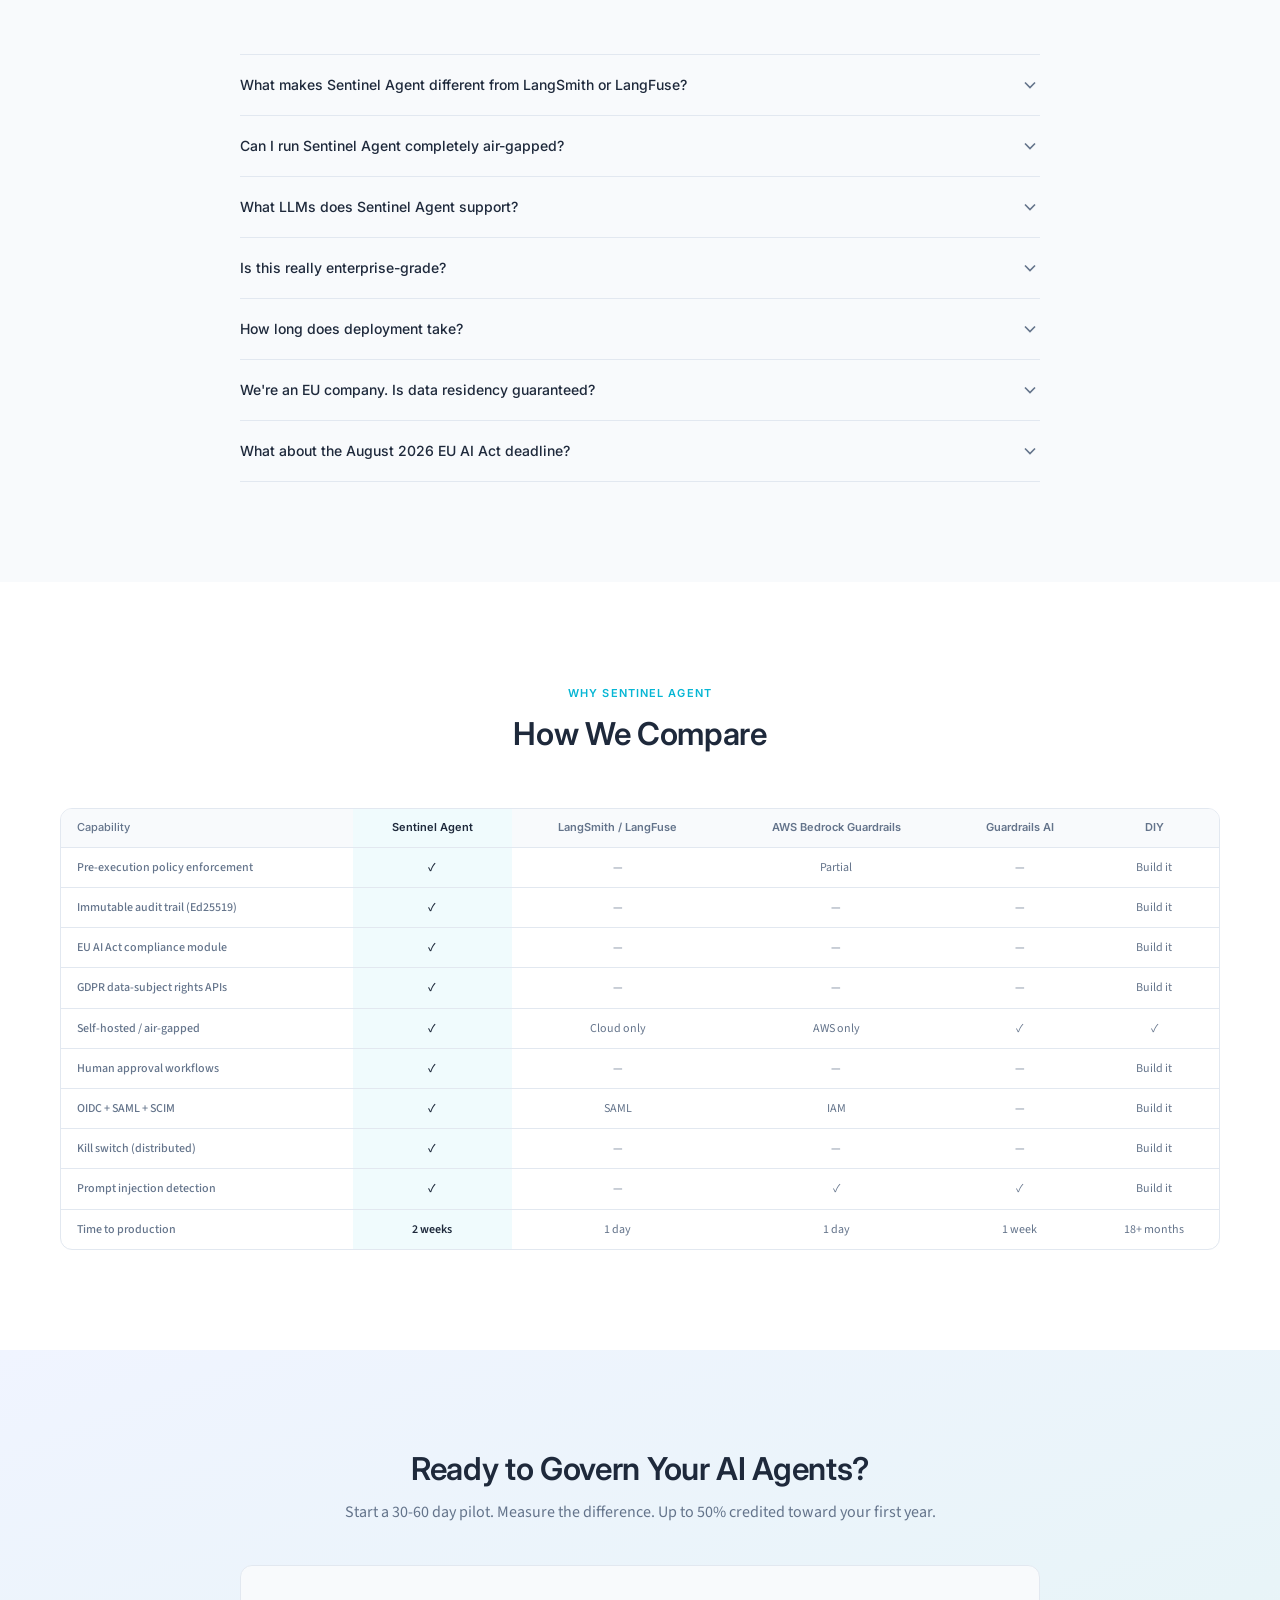
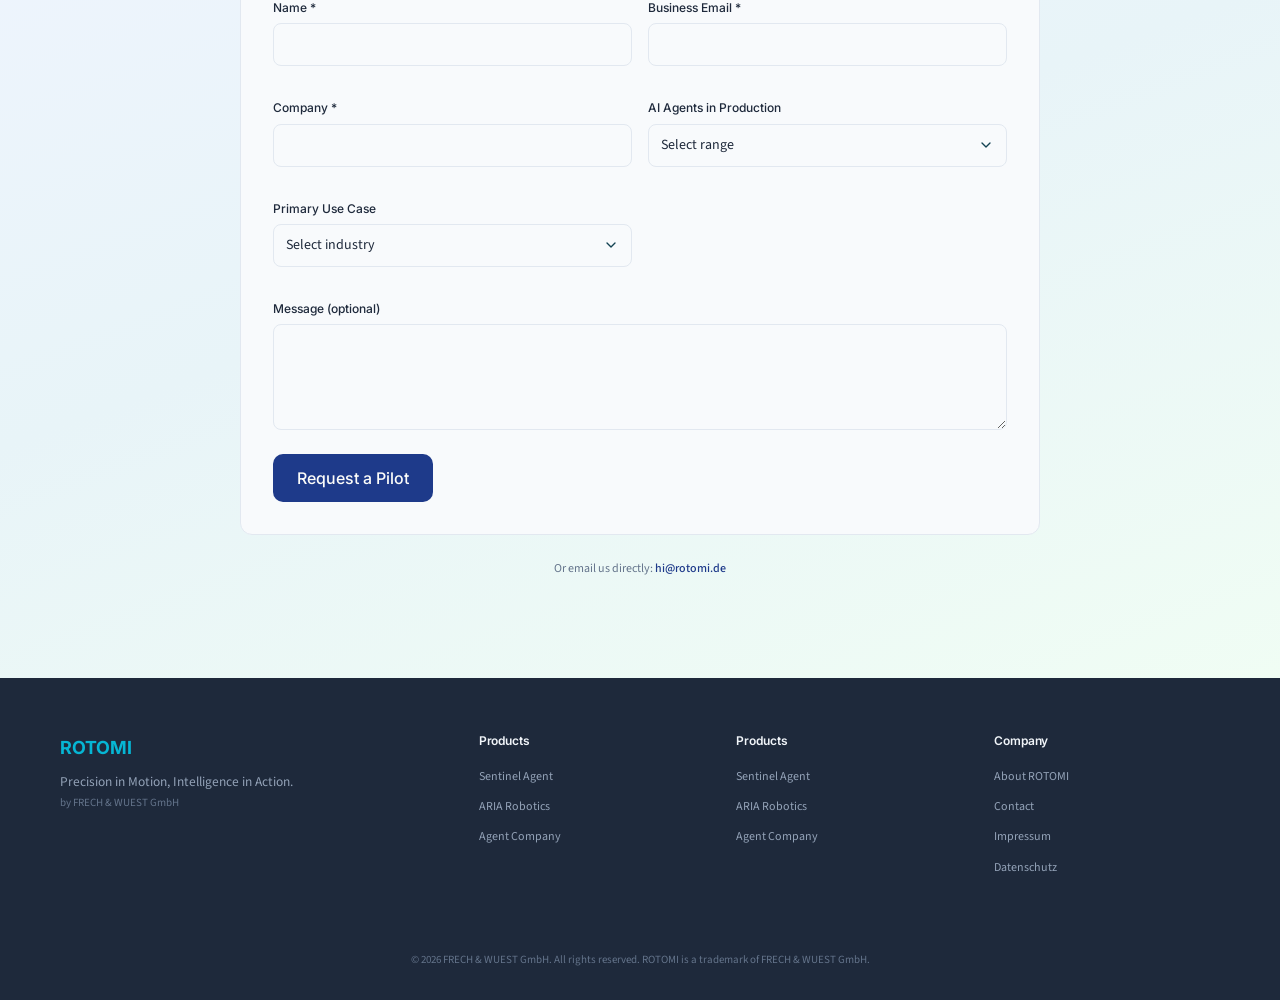
<file: sentinel-agent.html>
<!DOCTYPE html>
<html lang="en">
<head>
    <meta charset="UTF-8">
    <meta name="viewport" content="width=device-width, initial-scale=1.0">
    <title>ROTOMI | Sentinel Agent — Enterprise AI Agent Governance Platform</title>
    <meta name="description" content="Self-hosted AI agent governance platform with EU AI Act compliance, GDPR data governance, and deterministic policy enforcement. Built by FRECH & WUEST GmbH.">
    <meta name="keywords" content="AI governance, AI agent platform, EU AI Act, GDPR compliance, NIS2, self-hosted AI, enterprise AI security, agent governance, SHIELD policy engine">
    <meta property="og:title" content="ROTOMI Sentinel Agent — Enterprise AI Agent Governance">
    <meta property="og:description" content="The only self-hosted AI agent platform where compliance is architecture, not afterthought. EU AI Act ready.">
    <meta property="og:type" content="website">
    <meta property="og:url" content="https://rotomi.de">
    <meta name="twitter:card" content="summary_large_image">
    <meta name="twitter:title" content="ROTOMI Sentinel Agent">
    <meta name="twitter:description" content="Enterprise AI Agent Governance. Self-Hosted. EU AI Act Ready.">
    <link rel="preconnect" href="https://fonts.googleapis.com">
    <link rel="preconnect" href="https://fonts.gstatic.com" crossorigin>
    <link href="https://fonts.googleapis.com/css2?family=Inter:wght@300;400;500;600;700&family=Noto+Sans+JP:wght@300;400;500;600&family=Source+Sans+Pro:wght@300;400;500;600&display=swap" rel="stylesheet">
    <link rel="stylesheet" href="style.css">
    <script type="application/ld+json">
    {
      "@context": "https://schema.org",
      "@type": "SoftwareApplication",
      "name": "Sentinel Agent",
      "applicationCategory": "BusinessApplication",
      "operatingSystem": "Linux, Docker, Kubernetes",
      "creator": {
        "@type": "Organization",
        "name": "FRECH & WUEST GmbH",
        "url": "https://rotomi.de"
      },
      "description": "Self-hosted enterprise AI agent governance platform with EU AI Act compliance, GDPR data governance, and deterministic SHIELD policy enforcement."
    }
    </script>
</head>
<body>
    <!-- Navigation -->
    <nav class="nav" role="navigation" aria-label="Main navigation">
        <div class="nav__container">
            <a href="index.html" class="nav__brand">
                <span class="nav__logo">ROTOMI</span>
            </a>
            <button class="nav__hamburger" id="navHamburger" aria-label="Toggle menu" aria-expanded="false">
                <span></span><span></span><span></span>
            </button>
            <div class="nav__menu" id="navMenu">
                <a href="index.html#products" class="nav__link">Products</a>
                <a href="#features" class="nav__link">Features</a>
                <a href="#compliance" class="nav__link">Compliance</a>
                <a href="#contact" class="nav__link">Contact</a>
                <a href="#contact" class="btn btn--primary btn--sm nav__cta">Request Pilot</a>
                <button class="theme-toggle" id="themeToggle" aria-label="Toggle dark mode">
                    <svg class="theme-toggle__icon theme-toggle__icon--light" width="18" height="18" viewBox="0 0 24 24" fill="none" stroke="currentColor" stroke-width="2"><path d="M21 12.79A9 9 0 1 1 11.21 3 7 7 0 0 0 21 12.79z"/></svg>
                    <svg class="theme-toggle__icon theme-toggle__icon--dark" width="18" height="18" viewBox="0 0 24 24" fill="none" stroke="currentColor" stroke-width="2"><circle cx="12" cy="12" r="5"/><line x1="12" y1="1" x2="12" y2="3"/><line x1="12" y1="21" x2="12" y2="23"/><line x1="4.22" y1="4.22" x2="5.64" y2="5.64"/><line x1="18.36" y1="18.36" x2="19.78" y2="19.78"/><line x1="1" y1="12" x2="3" y2="12"/><line x1="21" y1="12" x2="23" y2="12"/><line x1="4.22" y1="19.78" x2="5.64" y2="18.36"/><line x1="18.36" y1="5.64" x2="19.78" y2="4.22"/></svg>
                </button>
            </div>
        </div>
    </nav>

    <!-- Hero Section -->
    <section id="hero" class="hero">
        <div class="hero__background"></div>
        <div class="container">
            <div class="hero__content">
                <div class="hero__logo">
                    <h1 class="hero__title">Sentinel Agent</h1>
                    <div class="hero__brand">by <span class="hero__brand-name">ROTOMI</span></div>
                </div>
                <p class="hero__tagline">Enterprise AI Agent Governance.<br>Self-Hosted. EU AI Act Ready.</p>
                <p class="hero__description">The only AI agent platform where compliance, security, and human oversight are architecture — not afterthoughts.</p>
                <div class="hero__actions">
                    <a href="#contact" class="btn btn--primary btn--lg">Request a Pilot</a>
                    <a href="#features" class="btn btn--outline btn--lg">Explore Features</a>
                </div>
                <div class="hero__badges">
                    <span class="badge">EU AI Act</span>
                    <span class="badge">GDPR</span>
                    <span class="badge">NIS2</span>
                    <span class="badge">ISO 42001</span>
                    <span class="badge">Self-Hosted</span>
                    <span class="badge">Enterprise</span>
                </div>
            </div>
        </div>
    </section>

    <!-- Trust Bar -->
    <section class="trust-bar">
        <div class="container">
            <div class="trust-bar__content">
                <span class="trust-bar__label">Compliance Frameworks</span>
                <div class="trust-bar__items">
                    <div class="trust-bar__item"><svg width="20" height="20" viewBox="0 0 24 24" fill="none" stroke="currentColor" stroke-width="2"><path d="M12 22s8-4 8-10V5l-8-3-8 3v7c0 6 8 10 8 10z"/></svg> EU AI Act</div>
                    <div class="trust-bar__item"><svg width="20" height="20" viewBox="0 0 24 24" fill="none" stroke="currentColor" stroke-width="2"><rect x="3" y="11" width="18" height="11" rx="2"/><path d="M7 11V7a5 5 0 0 1 10 0v4"/></svg> GDPR</div>
                    <div class="trust-bar__item"><svg width="20" height="20" viewBox="0 0 24 24" fill="none" stroke="currentColor" stroke-width="2"><path d="M12 22s8-4 8-10V5l-8-3-8 3v7c0 6 8 10 8 10z"/><path d="m9 12 2 2 4-4"/></svg> NIS2</div>
                    <div class="trust-bar__item"><svg width="20" height="20" viewBox="0 0 24 24" fill="none" stroke="currentColor" stroke-width="2"><path d="M14 2H6a2 2 0 0 0-2 2v16a2 2 0 0 0 2 2h12a2 2 0 0 0 2-2V8z"/><polyline points="14 2 14 8 20 8"/></svg> ISO 42001</div>
                    <div class="trust-bar__item"><svg width="20" height="20" viewBox="0 0 24 24" fill="none" stroke="currentColor" stroke-width="2"><polyline points="16 18 22 12 16 6"/><polyline points="8 6 2 12 8 18"/></svg> Commercial License</div>
                </div>
            </div>
        </div>
    </section>

    <!-- Problem Statement -->
    <section id="problem" class="problem">
        <div class="container">
            <div class="problem__grid">
                <div class="problem__text">
                    <span class="section__label">The Governance Gap</span>
                    <h2 class="section__title">Your AI Agents Are Live.<br>Who's Governing Them?</h2>
                    <div class="problem__points">
                        <div class="problem__point"><span class="problem__x">&times;</span><p><strong>AI vendors</strong> focus on model performance — not governance</p></div>
                        <div class="problem__point"><span class="problem__x">&times;</span><p><strong>Observability platforms</strong> track what happened — not whether it was allowed</p></div>
                        <div class="problem__point"><span class="problem__x">&times;</span><p><strong>Cloud providers</strong> bundle governance with vendor lock-in</p></div>
                        <div class="problem__point"><span class="problem__x">&times;</span><p><strong>Enterprise-grade guardrails</strong> handle injection — but miss audit, compliance, and identity</p></div>
                    </div>
                </div>
                <div class="problem__stats">
                    <div class="problem__stat">
                        <div class="problem__stat-number">&euro;35M+</div>
                        <div class="problem__stat-label">Maximum EU AI Act penalty</div>
                    </div>
                    <div class="problem__stat">
                        <div class="problem__stat-number">Aug 2026</div>
                        <div class="problem__stat-label">EU AI Act enforcement deadline</div>
                    </div>
                    <div class="problem__stat">
                        <div class="problem__stat-number">0</div>
                        <div class="problem__stat-label">Governance platforms with built-in EU compliance</div>
                    </div>
                </div>
            </div>
        </div>
    </section>

    <!-- Product Overview -->
    <section id="product" class="product">
        <div class="container">
            <div class="section__header">
                <span class="section__label">Introducing Sentinel Agent</span>
                <h2 class="section__title">The Control Plane Between<br>Your AI Agents and the Real World</h2>
                <p class="section__subtitle">Self-hosted enterprise platform that governs every AI agent action through deterministic policy enforcement, human-approval workflows, and immutable audit trails.</p>
            </div>
            <div class="product__grid">
                <div class="product__card">
                    <div class="product__card-icon"><svg width="32" height="32" viewBox="0 0 24 24" fill="none" stroke="currentColor" stroke-width="1.5"><path d="M12 22s8-4 8-10V5l-8-3-8 3v7c0 6 8 10 8 10z"/><path d="m9 12 2 2 4-4"/></svg></div>
                    <h3>Governance by Architecture</h3>
                    <p>SHIELD policy engine enforces decisions <strong>before</strong> execution — not retrospectively. Deny-by-default. Declarative. Auditable.</p>
                </div>
                <div class="product__card">
                    <div class="product__card-icon"><svg width="32" height="32" viewBox="0 0 24 24" fill="none" stroke="currentColor" stroke-width="1.5"><path d="M14 2H6a2 2 0 0 0-2 2v16a2 2 0 0 0 2 2h12a2 2 0 0 0 2-2V8z"/><polyline points="14 2 14 8 20 8"/><line x1="16" y1="13" x2="8" y2="13"/><line x1="16" y1="17" x2="8" y2="17"/></svg></div>
                    <h3>Compliance Evidence Automated</h3>
                    <p>AI Act risk classification, GDPR data subject rights, NIS2 incident reporting — evidence artifacts generated from operations, not paperwork.</p>
                </div>
                <div class="product__card">
                    <div class="product__card-icon"><svg width="32" height="32" viewBox="0 0 24 24" fill="none" stroke="currentColor" stroke-width="1.5"><rect x="2" y="2" width="20" height="8" rx="2"/><rect x="2" y="14" width="20" height="8" rx="2"/><line x1="6" y1="6" x2="6.01" y2="6"/><line x1="6" y1="18" x2="6.01" y2="18"/></svg></div>
                    <h3>Self-Hosted, Fully Owned</h3>
                    <p>Zero cloud dependency. Air-gapped support via Ollama. Your data never leaves your infrastructure. Deploy on Docker, Kubernetes, or bare metal.</p>
                </div>
            </div>
        </div>
    </section>

    <!-- Features Section -->
    <section id="features" class="features">
        <div class="container">
            <div class="section__header">
                <span class="section__label section__label--jp">&#27231;&#33021; &middot; Core Capabilities</span>
                <h2 class="section__title">Everything You Need to Govern<br>AI Agents at Enterprise Scale</h2>
            </div>
            <div class="features__grid">
                <div class="feature-card"><div class="feature-card__icon"><svg width="28" height="28" viewBox="0 0 24 24" fill="none" stroke="currentColor" stroke-width="1.5"><path d="M12 22s8-4 8-10V5l-8-3-8 3v7c0 6 8 10 8 10z"/></svg></div><h3>SHIELD Policy Engine</h3><p class="feature-card__subtitle">Deny-by-default governance</p><p>Declarative YAML policies with typed effects: <code>allow</code>, <code>deny</code>, <code>require_approval</code>, <code>allow_with_redaction</code>. Every agent action evaluated before execution.</p><span class="feature-card__benefit">Deterministic decisions, not probabilistic monitoring</span></div>
                <div class="feature-card"><div class="feature-card__icon"><svg width="28" height="28" viewBox="0 0 24 24" fill="none" stroke="currentColor" stroke-width="1.5"><path d="M10 13a5 5 0 0 0 7.54.54l3-3a5 5 0 0 0-7.07-7.07l-1.72 1.71"/><path d="M14 11a5 5 0 0 0-7.54-.54l-3 3a5 5 0 0 0 7.07 7.07l1.71-1.71"/></svg></div><h3>Immutable Audit Trail</h3><p class="feature-card__subtitle">Ed25519 signed evidence chains</p><p>Append-only audit log with optional cryptographic hash-chain signing. Tamper-evident records for regulatory proof and forensic analysis.</p><span class="feature-card__benefit">Answer "who approved what, when?" in seconds</span></div>
                <div class="feature-card"><div class="feature-card__icon"><svg width="28" height="28" viewBox="0 0 24 24" fill="none" stroke="currentColor" stroke-width="1.5"><path d="M17 21v-2a4 4 0 0 0-4-4H5a4 4 0 0 0-4 4v2"/><circle cx="9" cy="7" r="4"/><path d="M23 21v-2a4 4 0 0 0-3-3.87"/><path d="M16 3.13a4 4 0 0 1 0 7.75"/></svg></div><h3>Human Approval Workflows</h3><p class="feature-card__subtitle">Oversight where it matters</p><p>Configurable approval gating for high-risk operations. Identity-bound decisions with OIDC/SAML SSO. Bulk actions via admin console.</p><span class="feature-card__benefit">High-value decisions always require human sign-off</span></div>
                <div class="feature-card"><div class="feature-card__icon"><svg width="28" height="28" viewBox="0 0 24 24" fill="none" stroke="currentColor" stroke-width="1.5"><rect x="3" y="11" width="18" height="11" rx="2"/><path d="M7 11V7a5 5 0 0 1 10 0v4"/></svg></div><h3>Enterprise Identity &amp; Access</h3><p class="feature-card__subtitle">OIDC + SAML + SCIM + RBAC</p><p>Full SSO with OIDC (PKCE) and SAML 2.0. SCIM v2 provisioning for automated joiners/movers/leavers. Role-based access control with per-tenant isolation.</p><span class="feature-card__benefit">Employees offboarded? Sessions revoked instantly.</span></div>
                <div class="feature-card"><div class="feature-card__icon"><svg width="28" height="28" viewBox="0 0 24 24" fill="none" stroke="currentColor" stroke-width="1.5"><circle cx="12" cy="12" r="3"/><path d="M19.4 15a1.65 1.65 0 0 0 .33 1.82l.06.06a2 2 0 0 1-2.83 2.83l-.06-.06a1.65 1.65 0 0 0-1.82-.33 1.65 1.65 0 0 0-1 1.51V21a2 2 0 0 1-4 0v-.09A1.65 1.65 0 0 0 9 19.4a1.65 1.65 0 0 0-1.82.33l-.06.06a2 2 0 0 1-2.83-2.83l.06-.06A1.65 1.65 0 0 0 4.68 15a1.65 1.65 0 0 0-1.51-1H3a2 2 0 0 1 0-4h.09A1.65 1.65 0 0 0 4.6 9a1.65 1.65 0 0 0-.33-1.82l-.06-.06a2 2 0 0 1 2.83-2.83l.06.06A1.65 1.65 0 0 0 9 4.68a1.65 1.65 0 0 0 1-1.51V3a2 2 0 0 1 4 0v.09a1.65 1.65 0 0 0 1 1.51 1.65 1.65 0 0 0 1.82-.33l.06-.06a2 2 0 0 1 2.83 2.83l-.06.06a1.65 1.65 0 0 0-.33 1.82V9c.26.604.852.997 1.51 1H21a2 2 0 0 1 0 4h-.09c-.658.003-1.25.396-1.51 1z"/></svg></div><h3>Skill Governance Lifecycle</h3><p class="feature-card__subtitle">Draft &rarr; Approve &rarr; Sign &rarr; Publish &rarr; Monitor</p><p>YAML-based skill definitions with Ed25519 signing. Supply-chain integrity verification. A/B testing, metrics tracking, and LLM usage budgets.</p><span class="feature-card__benefit">No agent skill runs without review and signing</span></div>
                <div class="feature-card"><div class="feature-card__icon"><svg width="28" height="28" viewBox="0 0 24 24" fill="none" stroke="currentColor" stroke-width="1.5"><polygon points="7.86 2 16.14 2 22 7.86 22 16.14 16.14 22 7.86 22 2 16.14 2 7.86 7.86 2"/><line x1="12" y1="8" x2="12" y2="12"/><line x1="12" y1="16" x2="12.01" y2="16"/></svg></div><h3>Distributed Kill Switch</h3><p class="feature-card__subtitle">Immediate emergency halt</p><p>Durable kill switch that halts all agent execution across replicas within seconds. Persists across restarts. Because "undo" doesn't exist for sent emails.</p><span class="feature-card__benefit">One click to stop everything. Instantly.</span></div>
            </div>
            <!-- Security Hardening Strip -->
            <div class="features__security">
                <h3>Defense-in-Depth Security</h3>
                <div class="security-strip">
                    <span class="security-strip__item">Prompt Injection Detection (13-pattern heuristic fusion)</span>
                    <span class="security-strip__item">PII Scanner (15+ regex patterns)</span>
                    <span class="security-strip__item">AES-256-GCM Encrypted Memory Store</span>
                    <span class="security-strip__item">Deno Sandbox (restricted permissions)</span>
                    <span class="security-strip__item">CSRF Enforcement on Mutations</span>
                    <span class="security-strip__item">Token-Bucket Rate Limiting</span>
                    <span class="security-strip__item">Request Body Guard (configurable max size)</span>
                    <span class="security-strip__item">Secret Validator (fail-fast on placeholders)</span>
                </div>
            </div>
        </div>
    </section>

    <!-- Architecture Section -->
    <section id="architecture" class="architecture">
        <div class="container">
            <div class="section__header section__header--light">
                <span class="section__label section__label--light">Architecture</span>
                <h2 class="section__title section__title--light">Security-First Architecture.<br>Self-Hosted on Your Infrastructure.</h2>
            </div>
            <div class="architecture__diagram">
<pre class="architecture__code"><span class="arch-comment">// Your Infrastructure</span>

<span class="arch-agent">AI Agents</span>            <span class="arch-highlight">Sentinel Gateway</span>
<span class="arch-muted">Claude, GPT,</span>    &rarr;   <span class="arch-keyword">SHIELD</span> Policy Engine
<span class="arch-muted">Ollama</span>              <span class="arch-keyword">Audit</span> Trail (Ed25519)
                    <span class="arch-keyword">Identity</span> (OIDC / SAML)
<span class="arch-agent">Enterprise</span>          <span class="arch-keyword">Skill</span> Engine + Signing
<span class="arch-muted">SAP, M365,</span>    &rarr;   <span class="arch-keyword">Kill</span> Switch (distributed)
<span class="arch-muted">Jira</span>                <span class="arch-keyword">Compliance</span> (AI Act / GDPR / NIS2)

<span class="arch-muted">Storage: SQLite (single) | PostgreSQL (multi-tenant)</span>
<span class="arch-muted">Deploy:  Docker | K3s / Kubernetes | Ansible / VM</span></pre>
            </div>
            <div class="architecture__deploy">
                <div class="deploy-card"><h4>Docker Compose</h4><p>Single command startup. 6 profiles: dev, TLS, multi-tenant, observability, demo, local-LLM.</p><code>docker compose up</code></div>
                <div class="deploy-card"><h4>Kubernetes (K3s)</h4><p>HA with replicas, PDB, HPA, default-deny NetworkPolicy. Production-ready Kustomize configs.</p><code>bash scripts/deploy-k3s.sh prod-ha</code></div>
                <div class="deploy-card"><h4>VM / Ansible</h4><p>Single-node bare metal. Systemd service management. No container runtime required.</p><code>ansible-playbook deploy.yml</code></div>
            </div>
        </div>
    </section>

    <!-- Compliance Section -->
    <section id="compliance" class="compliance-section">
        <div class="container">
            <div class="section__header">
                <span class="section__label section__label--jp">&#12467;&#12531;&#12503;&#12521;&#12452;&#12450;&#12531;&#12473; &middot; Compliance</span>
                <h2 class="section__title">Built for EU Regulation.<br>Not Bolted On.</h2>
                <p class="section__subtitle">Governance workflows and audit artifacts generated from operations. Compliance evidence automation across four frameworks.</p>
            </div>
            <div class="compliance__grid">
                <div class="compliance-card">
                    <div class="compliance-card__header"><h3>EU AI Act</h3><span class="status status--success">Implemented</span></div>
                    <ul class="compliance-card__list">
                        <li>Risk classification engine (Annex III mapping)</li>
                        <li>Technical documentation per Art. 11</li>
                        <li>Transparency disclosure headers (Art. 50)</li>
                        <li><code>X-Sentinel-AI-Disclosure: true</code></li>
                    </ul>
                </div>
                <div class="compliance-card">
                    <div class="compliance-card__header"><h3>GDPR</h3><span class="status status--success">Implemented</span></div>
                    <ul class="compliance-card__list">
                        <li>Data-Subject Rights APIs (access, erasure, portability)</li>
                        <li>Processing register pre-populated</li>
                        <li>DPIA baseline generator with data-flow mapping</li>
                        <li>Retention policies with legal-hold protection</li>
                    </ul>
                </div>
                <div class="compliance-card">
                    <div class="compliance-card__header"><h3>NIS2</h3><span class="status status--success">Implemented</span></div>
                    <ul class="compliance-card__list">
                        <li>Incident reporting with 1h/24h/72h deadline calculator</li>
                        <li>Asset register (SBOM as machine-readable inventory)</li>
                        <li>Supply-chain governance with vulnerability SLA</li>
                        <li>Access control with managed secret policies</li>
                    </ul>
                </div>
                <div class="compliance-card">
                    <div class="compliance-card__header"><h3>ISO 42001</h3><span class="status status--info">Readiness Package</span></div>
                    <ul class="compliance-card__list">
                        <li>AI Management System readiness mapping</li>
                        <li>Release evidence checklist</li>
                        <li>Control register with gap analysis</li>
                        <li>Governance loop for continuous improvement</li>
                    </ul>
                </div>
            </div>
            <div class="compliance__api">
                <h3>Compliance API Preview</h3>
<pre class="code-block"><span class="code-comment"># Classify an agent under EU AI Act</span>
<span class="code-keyword">curl</span> -X POST https://sentinel.your-domain.com/v1/compliance/ai-act/classify \
  -H <span class="code-string">"Authorization: Bearer $TOKEN"</span> \
  -d <span class="code-string">'{"agentId": "invoice-matcher", "purpose": "automated_invoice_processing"}'</span>

<span class="code-comment"># Response</span>
{
  <span class="code-key">"riskLevel"</span>: <span class="code-string">"limited"</span>,
  <span class="code-key">"transparencyObligations"</span>: [<span class="code-string">"art50_disclosure"</span>],
  <span class="code-key">"recommendedControls"</span>: [<span class="code-string">"human_oversight"</span>, <span class="code-string">"audit_logging"</span>]
}</pre>
            </div>
        </div>
    </section>

    <!-- Pricing Section -->
    <section id="pricing" class="pricing">
        <div class="container">
            <div class="section__header">
                <span class="section__label">Engagement Models</span>
                <h2 class="section__title">Flexible Licensing.<br>No Per-Token Surprises.</h2>
                <p class="section__subtitle">Predictable annual licensing tailored to your scale. No consumption billing. No cloud vendor lock-in. Pricing depends on your deployment size and support needs.</p>
            </div>
            <div class="pricing__grid">
                <div class="pricing-card">
                    <div class="pricing-card__header"><h3>Starter</h3><div class="pricing-card__price">Single-Tenant</div></div>
                    <ul class="pricing-card__features">
                        <li>1 production environment</li>
                        <li>Up to 10 governed agents</li>
                        <li>SQLite or PostgreSQL</li>
                        <li>Standard support (next business day)</li>
                        <li>Core compliance modules</li>
                        <li>99.5% SLA</li>
                    </ul>
                    <a href="#contact" class="btn btn--outline btn--full-width">Request a Quote</a>
                </div>
                <div class="pricing-card pricing-card--popular">
                    <div class="pricing-card__badge">Most Popular</div>
                    <div class="pricing-card__header"><h3>Professional</h3><div class="pricing-card__price">Multi-Tenant</div></div>
                    <ul class="pricing-card__features">
                        <li>3 production environments</li>
                        <li>Unlimited governed agents</li>
                        <li>PostgreSQL multi-tenant</li>
                        <li>Premium support (1h Sev-1, 24/7)</li>
                        <li>Full compliance suite</li>
                        <li>Quarterly security reviews</li>
                        <li>Custom adapter assistance</li>
                        <li>99.9% SLA</li>
                    </ul>
                    <a href="#contact" class="btn btn--primary btn--full-width">Contact Sales</a>
                </div>
                <div class="pricing-card">
                    <div class="pricing-card__header"><h3>Enterprise</h3><div class="pricing-card__price">Dedicated</div></div>
                    <ul class="pricing-card__features">
                        <li>6+ production environments</li>
                        <li>Unlimited + HA clustering</li>
                        <li>Dedicated PostgreSQL</li>
                        <li>Premium+ support (30min Sev-1, 24/7)</li>
                        <li>Full compliance + custom modules</li>
                        <li>Dedicated Customer Success Manager</li>
                        <li>On-site onboarding available</li>
                        <li>99.95% SLA</li>
                    </ul>
                    <a href="#contact" class="btn btn--outline btn--full-width">Contact Sales</a>
                </div>
            </div>
            <!-- SLA Support Matrix -->
            <div class="pricing__sla">
                <h3>Support &amp; SLA Matrix</h3>
                <div class="sla-table-wrapper">
                    <table class="sla-table">
                        <thead><tr><th>Severity</th><th>Standard</th><th>Premium</th><th>Premium+</th></tr></thead>
                        <tbody>
                            <tr><td><strong>Sev-1</strong> Critical</td><td>Next business day</td><td>1h response, 24/7</td><td>30min response, 24/7</td></tr>
                            <tr><td><strong>Sev-2</strong> High</td><td>8 business hours</td><td>4 hours</td><td>2 hours</td></tr>
                            <tr><td><strong>Sev-3</strong> Medium</td><td>3 business days</td><td>Next business day</td><td>8 business hours</td></tr>
                            <tr><td><strong>Sev-4</strong> Low</td><td>5 business days</td><td>2 business days</td><td>Next business day</td></tr>
                        </tbody>
                    </table>
                </div>
            </div>
            <!-- Pilot Callout -->
            <div class="pricing__pilot">
                <div class="pilot-callout">
                    <h3>30-60 Day Pilot</h3>
                    <p>Try Sentinel Agent on one priority workflow. Baseline KPIs measured &mdash; cycle-time reduction, approval latency, compliance evidence completion rate. <strong>Pilot investment credited toward Year 1 subscription.</strong></p>
                    <a href="#contact" class="btn btn--primary">Start Your Pilot</a>
                </div>
            </div>
        </div>
    </section>

    <!-- Stats Section -->
    <section class="stats">
        <div class="container">
            <div class="section__header section__header--light">
                <h2 class="section__title section__title--light">Built to Enterprise Standards</h2>
            </div>
            <div class="stats__grid">
                <div class="stat-item"><div class="stat-number" data-target="597">0</div><div class="stat-label">Tests Passing, Zero Failures</div></div>
                <div class="stat-item"><div class="stat-number" data-target="50">0</div><div class="stat-label">REST API Endpoints</div></div>
                <div class="stat-item"><div class="stat-number" data-target="46">0</div><div class="stat-label">Thousand Lines of TypeScript</div></div>
                <div class="stat-item"><div class="stat-number" data-target="14">0</div><div class="stat-label">PostgreSQL RLS-Isolated Tables</div></div>
            </div>
            <div class="stats__badges">
                <span class="stats__badge">6-Job CI/CD Pipeline</span>
                <span class="stats__badge">18 Architecture Decision Records</span>
                <span class="stats__badge">Ed25519 Signed Audit</span>
                <span class="stats__badge">WCAG 2.1 AA Accessible</span>
            </div>
        </div>
    </section>

    <!-- Integrations Section -->
    <section class="integrations">
        <div class="container">
            <div class="section__header">
                <span class="section__label">Integrations</span>
                <h2 class="section__title">Connect to Your Enterprise Systems</h2>
            </div>
            <div class="integrations__grid">
                <div class="integration-card"><div class="integration-card__icon"><svg width="24" height="24" viewBox="0 0 24 24" fill="none" stroke="currentColor" stroke-width="1.5"><path d="M4 4h16c1.1 0 2 .9 2 2v12c0 1.1-.9 2-2 2H4c-1.1 0-2-.9-2-2V6c0-1.1.9-2 2-2z"/><polyline points="22,6 12,13 2,6"/></svg></div><h4>IMAP Email</h4><p>Triage, categorize, draft responses with approval gates</p></div>
                <div class="integration-card"><div class="integration-card__icon"><svg width="24" height="24" viewBox="0 0 24 24" fill="none" stroke="currentColor" stroke-width="1.5"><rect x="2" y="3" width="20" height="14" rx="2"/><line x1="8" y1="21" x2="16" y2="21"/><line x1="12" y1="17" x2="12" y2="21"/></svg></div><h4>Microsoft 365</h4><p>Mail, calendar, files via Graph API with policy enforcement</p></div>
                <div class="integration-card"><div class="integration-card__icon"><svg width="24" height="24" viewBox="0 0 24 24" fill="none" stroke="currentColor" stroke-width="1.5"><path d="M12 2L2 7l10 5 10-5-10-5z"/><path d="M2 17l10 5 10-5"/><path d="M2 12l10 5 10-5"/></svg></div><h4>Jira / Confluence</h4><p>Read/write with mutation audit trails</p></div>
                <div class="integration-card"><div class="integration-card__icon"><svg width="24" height="24" viewBox="0 0 24 24" fill="none" stroke="currentColor" stroke-width="1.5"><rect x="2" y="2" width="20" height="8" rx="2"/><rect x="2" y="14" width="20" height="8" rx="2"/><line x1="6" y1="6" x2="6.01" y2="6"/><line x1="6" y1="18" x2="6.01" y2="18"/></svg></div><h4>SAP OData</h4><p>Approval-gated transactions for high-value operations</p></div>
                <div class="integration-card"><div class="integration-card__icon"><svg width="24" height="24" viewBox="0 0 24 24" fill="none" stroke="currentColor" stroke-width="1.5"><polyline points="16 18 22 12 16 6"/><polyline points="8 6 2 12 8 18"/></svg></div><h4>Custom Adapters</h4><p>Build your own with the MCP Adapter SDK</p></div>
            </div>
        </div>
    </section>

    <!-- FAQ Section -->
    <section id="faq" class="faq">
        <div class="container">
            <div class="section__header">
                <span class="section__label">FAQ</span>
                <h2 class="section__title">Frequently Asked Questions</h2>
            </div>
            <div class="faq__list">
                <div class="faq-item">
                    <button class="faq-item__question" aria-expanded="false"><span>What makes Sentinel Agent different from LangSmith or LangFuse?</span><svg class="faq-item__chevron" width="20" height="20" viewBox="0 0 24 24" fill="none" stroke="currentColor" stroke-width="2"><polyline points="6 9 12 15 18 9"/></svg></button>
                    <div class="faq-item__answer"><p>LangSmith and LangFuse are observability platforms — they show you what happened. Sentinel Agent is a governance control plane — it enforces what's allowed to happen. SHIELD policies evaluate every action before execution, not after. Our immutable Ed25519 audit trail proves tamper evidence. And our compliance modules automate EU AI Act, GDPR, and NIS2 evidence — something no observability platform offers.</p></div>
                </div>
                <div class="faq-item">
                    <button class="faq-item__question" aria-expanded="false"><span>Can I run Sentinel Agent completely air-gapped?</span><svg class="faq-item__chevron" width="20" height="20" viewBox="0 0 24 24" fill="none" stroke="currentColor" stroke-width="2"><polyline points="6 9 12 15 18 9"/></svg></button>
                    <div class="faq-item__answer"><p>Yes. Sentinel Agent supports Ollama for local LLM inference with zero external API calls. Combined with Docker or VM deployment, you can run the entire platform on-premises with no internet connectivity required.</p></div>
                </div>
                <div class="faq-item">
                    <button class="faq-item__question" aria-expanded="false"><span>What LLMs does Sentinel Agent support?</span><svg class="faq-item__chevron" width="20" height="20" viewBox="0 0 24 24" fill="none" stroke="currentColor" stroke-width="2"><polyline points="6 9 12 15 18 9"/></svg></button>
                    <div class="faq-item__answer"><p>Anthropic Claude, any OpenAI-compatible API, and Ollama for local/air-gapped deployments. The platform is LLM-agnostic — you bring your own models, we govern them.</p></div>
                </div>
                <div class="faq-item">
                    <button class="faq-item__question" aria-expanded="false"><span>Is this really enterprise-grade?</span><svg class="faq-item__chevron" width="20" height="20" viewBox="0 0 24 24" fill="none" stroke="currentColor" stroke-width="2"><polyline points="6 9 12 15 18 9"/></svg></button>
                    <div class="faq-item__answer"><p>Yes. The full 46,000+ LOC TypeScript codebase is available under Commercial License. All security controls, compliance modules, deployment configs, and tests are included. Commercial support, SLAs, and managed services are available through FRECH & WUEST GmbH.</p></div>
                </div>
                <div class="faq-item">
                    <button class="faq-item__question" aria-expanded="false"><span>How long does deployment take?</span><svg class="faq-item__chevron" width="20" height="20" viewBox="0 0 24 24" fill="none" stroke="currentColor" stroke-width="2"><polyline points="6 9 12 15 18 9"/></svg></button>
                    <div class="faq-item__answer"><p>Docker Compose: under 5 minutes. Kubernetes (K3s): under 30 minutes with our production configs. VM deployment: under 1 hour with Ansible playbook. A typical pilot is operational within 1-2 weeks including configuration and integration.</p></div>
                </div>
                <div class="faq-item">
                    <button class="faq-item__question" aria-expanded="false"><span>We're an EU company. Is data residency guaranteed?</span><svg class="faq-item__chevron" width="20" height="20" viewBox="0 0 24 24" fill="none" stroke="currentColor" stroke-width="2"><polyline points="6 9 12 15 18 9"/></svg></button>
                    <div class="faq-item__answer"><p>Sentinel Agent is self-hosted. Your data lives on your infrastructure, in your data center, in your jurisdiction. There is zero cloud dependency and no data ever leaves your control.</p></div>
                </div>
                <div class="faq-item">
                    <button class="faq-item__question" aria-expanded="false"><span>What about the August 2026 EU AI Act deadline?</span><svg class="faq-item__chevron" width="20" height="20" viewBox="0 0 24 24" fill="none" stroke="currentColor" stroke-width="2"><polyline points="6 9 12 15 18 9"/></svg></button>
                    <div class="faq-item__answer"><p>Sentinel Agent includes AI Act risk classification (Annex III), technical documentation support (Art. 11), and transparency disclosure headers (Art. 50). Our compliance module generates the evidence artifacts regulators expect. Starting a pilot now gives you a proven governance framework well before the deadline.</p></div>
                </div>
            </div>
        </div>
    </section>

    <!-- Comparison Section -->
    <section class="comparison">
        <div class="container">
            <div class="section__header">
                <span class="section__label">Why Sentinel Agent</span>
                <h2 class="section__title">How We Compare</h2>
            </div>
            <div class="comparison-table-wrapper">
                <table class="comparison-table">
                    <thead><tr><th>Capability</th><th class="comparison-table__highlight">Sentinel Agent</th><th>LangSmith / LangFuse</th><th>AWS Bedrock Guardrails</th><th>Guardrails AI</th><th>DIY</th></tr></thead>
                    <tbody>
                        <tr><td>Pre-execution policy enforcement</td><td class="comparison-table__highlight">&check;</td><td>&mdash;</td><td>Partial</td><td>&mdash;</td><td>Build it</td></tr>
                        <tr><td>Immutable audit trail (Ed25519)</td><td class="comparison-table__highlight">&check;</td><td>&mdash;</td><td>&mdash;</td><td>&mdash;</td><td>Build it</td></tr>
                        <tr><td>EU AI Act compliance module</td><td class="comparison-table__highlight">&check;</td><td>&mdash;</td><td>&mdash;</td><td>&mdash;</td><td>Build it</td></tr>
                        <tr><td>GDPR data-subject rights APIs</td><td class="comparison-table__highlight">&check;</td><td>&mdash;</td><td>&mdash;</td><td>&mdash;</td><td>Build it</td></tr>
                        <tr><td>Self-hosted / air-gapped</td><td class="comparison-table__highlight">&check;</td><td>Cloud only</td><td>AWS only</td><td>&check;</td><td>&check;</td></tr>
                        <tr><td>Human approval workflows</td><td class="comparison-table__highlight">&check;</td><td>&mdash;</td><td>&mdash;</td><td>&mdash;</td><td>Build it</td></tr>
                        <tr><td>OIDC + SAML + SCIM</td><td class="comparison-table__highlight">&check;</td><td>SAML</td><td>IAM</td><td>&mdash;</td><td>Build it</td></tr>
                        <tr><td>Kill switch (distributed)</td><td class="comparison-table__highlight">&check;</td><td>&mdash;</td><td>&mdash;</td><td>&mdash;</td><td>Build it</td></tr>
                        <tr><td>Prompt injection detection</td><td class="comparison-table__highlight">&check;</td><td>&mdash;</td><td>&check;</td><td>&check;</td><td>Build it</td></tr>
                        <tr><td>Time to production</td><td class="comparison-table__highlight">2 weeks</td><td>1 day</td><td>1 day</td><td>1 week</td><td>18+ months</td></tr>
                    </tbody>
                </table>
            </div>
        </div>
    </section>

    <!-- CTA Section -->
    <section id="contact" class="cta-section">
        <div class="container">
            <div class="cta__content">
                <h2 class="cta__title">Ready to Govern Your AI Agents?</h2>
                <p class="cta__subtitle">Start a 30-60 day pilot. Measure the difference. Up to 50% credited toward your first year.</p>
                <form class="cta__form" id="contactForm" action="send-mail.php" method="POST">
                    <input type="text" name="website" style="display:none" tabindex="-1" autocomplete="off">
                    <input type="hidden" name="product" value="sentinel-agent">
                    <div class="cta__form-grid">
                        <div class="form-group"><label for="name" class="form-label">Name *</label><input type="text" id="name" name="name" class="form-control" required></div>
                        <div class="form-group"><label for="email" class="form-label">Business Email *</label><input type="email" id="email" name="email" class="form-control" required></div>
                        <div class="form-group"><label for="company" class="form-label">Company *</label><input type="text" id="company" name="company" class="form-control" required></div>
                        <div class="form-group"><label for="agents" class="form-label">AI Agents in Production</label><select id="agents" name="agents" class="form-control"><option value="">Select range</option><option value="1-5">1-5 agents</option><option value="5-20">5-20 agents</option><option value="20-50">20-50 agents</option><option value="50+">50+ agents</option></select></div>
                        <div class="form-group"><label for="usecase" class="form-label">Primary Use Case</label><select id="usecase" name="usecase" class="form-control"><option value="">Select industry</option><option value="manufacturing">Manufacturing / SAP</option><option value="financial">Financial Services</option><option value="healthcare">Healthcare</option><option value="insurance">Insurance</option><option value="government">Government / Public Sector</option><option value="other">Other</option></select></div>
                        <div class="form-group form-group--full"><label for="message" class="form-label">Message (optional)</label><textarea id="message" name="message" class="form-control" rows="4"></textarea></div>
                    </div>
                    <button type="submit" class="btn btn--primary btn--lg">Request a Pilot</button>
                </form>
                <p class="cta__email">Or email us directly: <a href="mailto:hi@rotomi.de">hi@rotomi.de</a></p>
            </div>
        </div>
    </section>

    <!-- Footer -->
    <footer class="footer">
        <div class="container">
            <div class="footer__content">
                <div class="footer__brand">
                    <div class="footer__logo">ROTOMI</div>
                    <p class="footer__tagline">Precision in Motion, Intelligence in Action.</p>
                    <p class="footer__company">by FRECH & WUEST GmbH</p>
                </div>
                <div class="footer__links">
                    <div class="footer__section"><h4>Products</h4><ul><li><a href="sentinel-agent.html">Sentinel Agent</a></li><li><a href="aria-robotics.html">ARIA Robotics</a></li><li><a href="agent-company.html">Agent Company</a></li></ul></div>
                    <div class="footer__section"><h4>Products</h4><ul><li><a href="sentinel-agent.html" target="_blank" rel="noopener">Sentinel Agent</a></li><li><a href="aria-robotics.html" target="_blank" rel="noopener">ARIA Robotics</a></li><li><a href="agent-company.html" target="_blank" rel="noopener">Agent Company</a></li></ul></div>
                    <div class="footer__section"><h4>Company</h4><ul><li><a href="index.html#about">About ROTOMI</a></li><li><a href="index.html#contact">Contact</a></li><li><a href="impressum.html">Impressum</a></li><li><a href="datenschutz.html">Datenschutz</a></li></ul></div>
                </div>
            </div>
            <div class="footer__bottom"><p>&copy; 2026 FRECH & WUEST GmbH. All rights reserved. ROTOMI is a trademark of FRECH & WUEST GmbH.</p></div>
        </div>
    </footer>

    <script src="app.js"></script>
</body>
</html>
</file>
<file: style.css>
:root {
  /* Colors */
  --color-background: rgba(252, 252, 249, 1);
  --color-surface: rgba(255, 255, 253, 1);
  --color-text: rgba(19, 52, 59, 1);
  --color-text-secondary: rgba(98, 108, 113, 1);
  --color-primary: rgba(33, 128, 141, 1);
  --color-primary-hover: rgba(29, 116, 128, 1);
  --color-primary-active: rgba(26, 104, 115, 1);
  --color-secondary: rgba(94, 82, 64, 0.12);
  --color-secondary-hover: rgba(94, 82, 64, 0.2);
  --color-secondary-active: rgba(94, 82, 64, 0.25);
  --color-border: rgba(94, 82, 64, 0.2);
  --color-btn-primary-text: rgba(252, 252, 249, 1);
  --color-card-border: rgba(94, 82, 64, 0.12);
  --color-card-border-inner: rgba(94, 82, 64, 0.12);
  --color-error: rgba(192, 21, 47, 1);
  --color-success: rgba(33, 128, 141, 1);
  --color-warning: rgba(168, 75, 47, 1);
  --color-info: rgba(98, 108, 113, 1);
  --color-focus-ring: rgba(33, 128, 141, 0.4);
  --color-select-caret: rgba(19, 52, 59, 0.8);

  /* Common style patterns */
  --focus-ring: 0 0 0 3px var(--color-focus-ring);
  --focus-outline: 2px solid var(--color-primary);
  --status-bg-opacity: 0.15;
  --status-border-opacity: 0.25;
  --select-caret-light: url("data:image/svg+xml,%3Csvg xmlns='http://www.w3.org/2000/svg' width='16' height='16' viewBox='0 0 24 24' fill='none' stroke='%23134252' stroke-width='2' stroke-linecap='round' stroke-linejoin='round'%3E%3Cpolyline points='6 9 12 15 18 9'%3E%3C/polyline%3E%3C/svg%3E");
  --select-caret-dark: url("data:image/svg+xml,%3Csvg xmlns='http://www.w3.org/2000/svg' width='16' height='16' viewBox='0 0 24 24' fill='none' stroke='%23f5f5f5' stroke-width='2' stroke-linecap='round' stroke-linejoin='round'%3E%3Cpolyline points='6 9 12 15 18 9'%3E%3C/polyline%3E%3C/svg%3E");

  /* RGB versions for opacity control */
  --color-success-rgb: 33, 128, 141;
  --color-error-rgb: 192, 21, 47;
  --color-warning-rgb: 168, 75, 47;
  --color-info-rgb: 98, 108, 113;

  /* Typography */
  --font-family-base: "FKGroteskNeue", "Geist", "Inter", -apple-system,
    BlinkMacSystemFont, "Segoe UI", Roboto, sans-serif;
  --font-family-mono: "Berkeley Mono", ui-monospace, SFMono-Regular, Menlo,
    Monaco, Consolas, monospace;
  --font-size-xs: 11px;
  --font-size-sm: 12px;
  --font-size-base: 14px;
  --font-size-md: 14px;
  --font-size-lg: 16px;
  --font-size-xl: 18px;
  --font-size-2xl: 20px;
  --font-size-3xl: 24px;
  --font-size-4xl: 30px;
  --font-weight-normal: 400;
  --font-weight-medium: 500;
  --font-weight-semibold: 550;
  --font-weight-bold: 600;
  --line-height-tight: 1.2;
  --line-height-normal: 1.5;
  --letter-spacing-tight: -0.01em;

  /* Spacing */
  --space-0: 0;
  --space-1: 1px;
  --space-2: 2px;
  --space-4: 4px;
  --space-6: 6px;
  --space-8: 8px;
  --space-10: 10px;
  --space-12: 12px;
  --space-16: 16px;
  --space-20: 20px;
  --space-24: 24px;
  --space-32: 32px;

  /* Border Radius */
  --radius-sm: 6px;
  --radius-base: 8px;
  --radius-md: 10px;
  --radius-lg: 12px;
  --radius-full: 9999px;

  /* Shadows */
  --shadow-xs: 0 1px 2px rgba(0, 0, 0, 0.02);
  --shadow-sm: 0 1px 3px rgba(0, 0, 0, 0.04), 0 1px 2px rgba(0, 0, 0, 0.02);
  --shadow-md: 0 4px 6px -1px rgba(0, 0, 0, 0.04),
    0 2px 4px -1px rgba(0, 0, 0, 0.02);
  --shadow-lg: 0 10px 15px -3px rgba(0, 0, 0, 0.04),
    0 4px 6px -2px rgba(0, 0, 0, 0.02);
  --shadow-inset-sm: inset 0 1px 0 rgba(255, 255, 255, 0.15),
    inset 0 -1px 0 rgba(0, 0, 0, 0.03);

  /* Animation */
  --duration-fast: 150ms;
  --duration-normal: 250ms;
  --ease-standard: cubic-bezier(0.16, 1, 0.3, 1);

  /* Layout */
  --container-sm: 640px;
  --container-md: 768px;
  --container-lg: 1024px;
  --container-xl: 1280px;
}

/* Dark mode colors (prefers-color-scheme) */
@media (prefers-color-scheme: dark) {
  :root:not([data-theme="light"]) {
    --color-background: rgba(31, 33, 33, 1);
    --color-surface: rgba(38, 40, 40, 1);
    --color-text: rgba(245, 245, 245, 1);
    --color-text-secondary: rgba(167, 169, 169, 0.7);
    --color-primary: rgba(50, 184, 198, 1);
    --color-primary-hover: rgba(45, 166, 178, 1);
    --color-primary-active: rgba(41, 150, 161, 1);
    --color-secondary: rgba(119, 124, 124, 0.15);
    --color-secondary-hover: rgba(119, 124, 124, 0.25);
    --color-secondary-active: rgba(119, 124, 124, 0.3);
    --color-border: rgba(119, 124, 124, 0.3);
    --color-error: rgba(255, 84, 89, 1);
    --color-success: rgba(50, 184, 198, 1);
    --color-warning: rgba(230, 129, 97, 1);
    --color-info: rgba(167, 169, 169, 1);
    --color-focus-ring: rgba(50, 184, 198, 0.4);
    --color-btn-primary-text: rgba(19, 52, 59, 1);
    --color-card-border: rgba(119, 124, 124, 0.2);
    --color-card-border-inner: rgba(119, 124, 124, 0.15);
    --color-select-caret: rgba(245, 245, 245, 0.8);
  }
}

/* Base styles */
html {
  font-size: var(--font-size-base);
  font-family: var(--font-family-base);
  line-height: var(--line-height-normal);
  color: var(--color-text);
  background-color: var(--color-background);
  -webkit-font-smoothing: antialiased;
  box-sizing: border-box;
}

body {
  margin: 0;
  padding: 0;
}

*,
*::before,
*::after {
  box-sizing: inherit;
}

/* Typography */
h1, h2, h3, h4, h5, h6 {
  margin: 0;
  font-weight: var(--font-weight-semibold);
  line-height: var(--line-height-tight);
  color: var(--color-text);
  letter-spacing: var(--letter-spacing-tight);
}

h1 { font-size: var(--font-size-4xl); }
h2 { font-size: var(--font-size-3xl); }
h3 { font-size: var(--font-size-2xl); }
h4 { font-size: var(--font-size-xl); }
h5 { font-size: var(--font-size-lg); }
h6 { font-size: var(--font-size-md); }

p {
  margin: 0 0 var(--space-16) 0;
}

a {
  color: var(--color-primary);
  text-decoration: none;
  transition: color var(--duration-fast) var(--ease-standard);
}

a:hover {
  color: var(--color-primary-hover);
}

code, pre {
  font-family: var(--font-family-mono);
  font-size: calc(var(--font-size-base) * 0.95);
  background-color: var(--color-secondary);
  border-radius: var(--radius-sm);
}

code {
  padding: var(--space-1) var(--space-4);
}

pre {
  padding: var(--space-16);
  margin: var(--space-16) 0;
  overflow: auto;
  border: 1px solid var(--color-border);
}

pre code {
  background: none;
  padding: 0;
}

/* Buttons */
.btn {
  display: inline-flex;
  align-items: center;
  justify-content: center;
  padding: var(--space-8) var(--space-16);
  border-radius: var(--radius-base);
  font-size: var(--font-size-base);
  font-weight: 500;
  line-height: 1.5;
  cursor: pointer;
  transition: all var(--duration-normal) var(--ease-standard);
  border: none;
  text-decoration: none;
  position: relative;
  font-family: var(--font-primary);
}

.btn:focus-visible {
  outline: none;
  box-shadow: var(--focus-ring);
}

.btn--primary {
  background: var(--color-primary);
  color: var(--color-btn-primary-text);
}

.btn--primary:hover {
  background: var(--color-primary-hover);
  transform: translateY(-1px);
  box-shadow: var(--shadow-md);
}

.btn--primary:active {
  background: var(--color-primary-active);
  transform: none;
}

.btn--secondary {
  background: var(--color-secondary);
  color: var(--color-text);
}

.btn--secondary:hover {
  background: var(--color-secondary-hover);
}

.btn--secondary:active {
  background: var(--color-secondary-active);
}

.btn--outline {
  background: transparent;
  border: 1px solid var(--color-border);
  color: var(--color-text);
}

.btn--outline:hover {
  background: var(--color-secondary);
  transform: translateY(-1px);
}

.btn--sm {
  padding: var(--space-4) var(--space-12);
  font-size: var(--font-size-sm);
  border-radius: var(--radius-sm);
}

.btn--lg {
  padding: var(--space-12) var(--space-24);
  font-size: var(--font-size-lg);
  border-radius: var(--radius-md);
}

.btn--full-width {
  width: 100%;
}

.btn:disabled {
  opacity: 0.5;
  cursor: not-allowed;
}

/* Form elements */
.form-control {
  display: block;
  width: 100%;
  padding: var(--space-10) var(--space-12);
  font-size: var(--font-size-md);
  line-height: 1.5;
  color: var(--color-text);
  background-color: var(--color-surface);
  border: 1px solid var(--color-border);
  border-radius: var(--radius-base);
  font-family: var(--font-body);
  transition: border-color var(--duration-fast) var(--ease-standard),
    box-shadow var(--duration-fast) var(--ease-standard);
}

textarea.form-control {
  font-family: var(--font-body);
  font-size: var(--font-size-base);
  resize: vertical;
}

select.form-control {
  padding: var(--space-10) var(--space-12);
  -webkit-appearance: none;
  -moz-appearance: none;
  appearance: none;
  background-image: var(--select-caret-light);
  background-repeat: no-repeat;
  background-position: right var(--space-12) center;
  background-size: 16px;
  padding-right: var(--space-32);
}

[data-theme="dark"] select.form-control {
  background-image: var(--select-caret-dark);
}

.form-control:focus {
  border-color: var(--color-primary);
  outline: var(--focus-outline);
}

.form-control.error {
  border-color: var(--error-red);
  box-shadow: 0 0 0 3px rgba(239, 68, 68, 0.15);
}

.form-label {
  display: block;
  margin-bottom: var(--space-6);
  font-weight: var(--font-weight-medium);
  font-size: var(--font-size-sm);
  font-family: var(--font-primary);
}

.form-group {
  margin-bottom: var(--space-16);
}

/* Status indicators */
.status {
  display: inline-flex;
  align-items: center;
  padding: var(--space-4) var(--space-10);
  border-radius: var(--radius-full);
  font-weight: var(--font-weight-medium);
  font-size: var(--font-size-xs);
  letter-spacing: 0.02em;
  text-transform: uppercase;
}

.status--success {
  background-color: rgba(16, 185, 129, 0.12);
  color: #059669;
  border: 1px solid rgba(16, 185, 129, 0.25);
}

[data-theme="dark"] .status--success {
  background-color: rgba(16, 185, 129, 0.15);
  color: #34D399;
}

.status--error {
  background-color: rgba(239, 68, 68, 0.12);
  color: #DC2626;
  border: 1px solid rgba(239, 68, 68, 0.25);
}

.status--info {
  background-color: rgba(100, 116, 139, 0.12);
  color: #475569;
  border: 1px solid rgba(100, 116, 139, 0.25);
}

[data-theme="dark"] .status--info {
  background-color: rgba(148, 163, 184, 0.15);
  color: #94A3B8;
}

/* Container layout */
.container {
  width: 100%;
  margin-right: auto;
  margin-left: auto;
  padding-right: var(--space-20);
  padding-left: var(--space-20);
  max-width: 1200px;
}

/* Utility classes */
.sr-only {
  position: absolute;
  width: 1px;
  height: 1px;
  padding: 0;
  margin: -1px;
  overflow: hidden;
  clip: rect(0, 0, 0, 0);
  white-space: nowrap;
  border-width: 0;
}

:focus-visible {
  outline: var(--focus-outline);
  outline-offset: 2px;
}

/* ============================================
   ROTOMI Brand Colors Override
   ============================================ */
:root {
  --rotomi-blue: #1E3A8A;
  --innovation-cyan: #06B6D4;
  --precision-white: #FFFFFF;
  --tech-gray: #64748B;
  --deep-charcoal: #1E293B;
  --success-green: #10B981;
  --warning-orange: #F59E0B;
  --error-red: #EF4444;
  --sakura-pink: #FFB7C5;
  --bamboo-green: #4ADE80;

  /* Override design system colors with ROTOMI brand */
  --color-primary: var(--rotomi-blue);
  --color-primary-hover: #1E40AF;
  --color-primary-active: #1D4ED8;
  --color-text: var(--deep-charcoal);
  --color-text-secondary: var(--tech-gray);
  --color-background: var(--precision-white);
  --color-surface: #F8FAFC;
  --color-border: #E2E8F0;
  --color-card-border: #E2E8F0;

  /* ROTOMI Fonts */
  --font-primary: 'Inter', -apple-system, BlinkMacSystemFont, sans-serif;
  --font-secondary: 'Noto Sans JP', sans-serif;
  --font-body: 'Source Sans Pro', -apple-system, BlinkMacSystemFont, sans-serif;

  /* Animations */
  --ease-out-quart: cubic-bezier(0.25, 1, 0.5, 1);
  --ease-in-out-quart: cubic-bezier(0.76, 0, 0.24, 1);
}

/* Dark mode */
[data-theme="dark"] {
  --color-background: #0F172A;
  --color-surface: #1E293B;
  --color-text: #F1F5F9;
  --color-text-secondary: #94A3B8;
  --color-primary: var(--innovation-cyan);
  --color-primary-hover: #0891B2;
  --color-primary-active: #0E7490;
  --color-border: #334155;
  --color-card-border: #334155;
  --color-btn-primary-text: #0F172A;
  --color-focus-ring: rgba(6, 182, 212, 0.4);
}

/* Base Typography */
body {
  font-family: var(--font-body);
  font-weight: 400;
  line-height: 1.6;
  scroll-behavior: smooth;
}

h1, h2, h3, h4, h5, h6 {
  font-family: var(--font-primary);
  font-weight: 600;
  line-height: 1.2;
}

/* ============================================
   NAVIGATION
   ============================================ */
.nav {
  position: fixed;
  top: 0;
  left: 0;
  right: 0;
  background: rgba(255, 255, 255, 0.92);
  backdrop-filter: blur(20px);
  -webkit-backdrop-filter: blur(20px);
  border-bottom: 1px solid rgba(30, 58, 138, 0.08);
  z-index: 1000;
  transition: box-shadow var(--duration-normal) var(--ease-standard);
}

[data-theme="dark"] .nav {
  background: rgba(15, 23, 42, 0.92);
  border-bottom-color: rgba(6, 182, 212, 0.15);
}

.nav__container {
  display: flex;
  align-items: center;
  justify-content: space-between;
  padding: var(--space-12) var(--space-20);
  max-width: 1200px;
  margin: 0 auto;
}

.nav__brand {
  text-decoration: none;
}

.nav__logo {
  font-family: var(--font-primary);
  font-size: var(--font-size-xl);
  font-weight: 700;
  color: var(--rotomi-blue);
  letter-spacing: -0.03em;
}

[data-theme="dark"] .nav__logo {
  color: var(--innovation-cyan);
}

.nav__hamburger {
  display: none;
  flex-direction: column;
  gap: 5px;
  background: none;
  border: none;
  cursor: pointer;
  padding: var(--space-8);
  z-index: 1001;
}

.nav__hamburger span {
  display: block;
  width: 22px;
  height: 2px;
  background: var(--color-text);
  border-radius: 2px;
  transition: all var(--duration-normal) var(--ease-standard);
}

.nav__hamburger.active span:nth-child(1) {
  transform: rotate(45deg) translate(5px, 5px);
}

.nav__hamburger.active span:nth-child(2) {
  opacity: 0;
}

.nav__hamburger.active span:nth-child(3) {
  transform: rotate(-45deg) translate(5px, -5px);
}

.nav__menu {
  display: flex;
  align-items: center;
  gap: var(--space-24);
}

.nav__link {
  font-family: var(--font-primary);
  font-weight: 500;
  font-size: var(--font-size-sm);
  color: var(--color-text-secondary);
  text-decoration: none;
  transition: color var(--duration-fast) var(--ease-standard);
  position: relative;
}

.nav__link:hover,
.nav__link.active {
  color: var(--color-text);
}

.nav__link::after {
  content: '';
  position: absolute;
  bottom: -4px;
  left: 0;
  width: 0;
  height: 2px;
  background: var(--color-primary);
  transition: width var(--duration-normal) var(--ease-standard);
}

.nav__link:hover::after,
.nav__link.active::after {
  width: 100%;
}

.nav__cta {
  white-space: nowrap;
}

/* Theme Toggle */
.theme-toggle {
  background: var(--color-secondary);
  border: none;
  border-radius: var(--radius-full);
  width: 36px;
  height: 36px;
  display: flex;
  align-items: center;
  justify-content: center;
  cursor: pointer;
  transition: all var(--duration-normal) var(--ease-standard);
  flex-shrink: 0;
  color: var(--color-text);
}

.theme-toggle:hover {
  background: var(--color-secondary-hover);
  transform: scale(1.05);
}

.theme-toggle__icon--dark {
  display: none;
}

[data-theme="dark"] .theme-toggle__icon--light {
  display: none;
}

[data-theme="dark"] .theme-toggle__icon--dark {
  display: block;
}

/* ============================================
   HERO SECTION
   ============================================ */
.hero {
  position: relative;
  min-height: 100vh;
  display: flex;
  align-items: center;
  background: linear-gradient(160deg, #FFFFFF 0%, #F0F4FF 40%, #E8F4F8 100%);
  overflow: hidden;
  padding-top: 80px;
}

[data-theme="dark"] .hero {
  background: linear-gradient(160deg, #0F172A 0%, #1E293B 40%, #0F172A 100%);
}

.hero__background {
  position: absolute;
  top: 0;
  left: 0;
  right: 0;
  bottom: 0;
  opacity: 0.06;
  background-image:
    radial-gradient(circle at 20% 30%, var(--rotomi-blue) 1.5px, transparent 1.5px),
    radial-gradient(circle at 80% 70%, var(--innovation-cyan) 1px, transparent 1px);
  background-size: 60px 60px, 40px 40px;
  animation: heroFloat 25s ease-in-out infinite;
}

@keyframes heroFloat {
  0%, 100% { transform: translateY(0) rotate(0deg); }
  50% { transform: translateY(-15px) rotate(0.5deg); }
}

.hero__content {
  text-align: center;
  max-width: 800px;
  margin: 0 auto;
  padding: 60px var(--space-20);
}

.hero__logo {
  margin-bottom: var(--space-32);
}

.hero__title {
  font-size: clamp(2.5rem, 6vw, 4.5rem);
  font-weight: 700;
  letter-spacing: -0.04em;
  background: linear-gradient(135deg, var(--rotomi-blue) 0%, var(--innovation-cyan) 100%);
  -webkit-background-clip: text;
  -webkit-text-fill-color: transparent;
  background-clip: text;
  margin-bottom: var(--space-8);
  line-height: 1.05;
}

.hero__brand {
  font-family: var(--font-primary);
  font-size: var(--font-size-lg);
  color: var(--color-text-secondary);
  font-weight: 400;
  margin-bottom: var(--space-32);
}

.hero__brand-name {
  font-weight: 600;
  color: var(--color-text);
}

[data-theme="dark"] .hero__brand-name {
  color: var(--innovation-cyan);
}

.hero__tagline {
  font-family: var(--font-primary);
  font-size: clamp(1.1rem, 2.5vw, 1.5rem);
  font-weight: 500;
  color: var(--color-text);
  margin-bottom: var(--space-16);
  line-height: 1.4;
}

.hero__description {
  font-size: var(--font-size-lg);
  color: var(--color-text-secondary);
  margin-bottom: var(--space-32);
  max-width: 600px;
  margin-left: auto;
  margin-right: auto;
  line-height: 1.7;
}

.hero__actions {
  display: flex;
  gap: var(--space-12);
  justify-content: center;
  flex-wrap: wrap;
  margin-bottom: var(--space-32);
}

.hero__badges {
  display: flex;
  flex-wrap: wrap;
  gap: var(--space-8);
  justify-content: center;
}

.badge {
  display: inline-flex;
  align-items: center;
  padding: var(--space-4) var(--space-10);
  background: rgba(30, 58, 138, 0.06);
  border: 1px solid rgba(30, 58, 138, 0.12);
  border-radius: var(--radius-full);
  font-family: var(--font-primary);
  font-size: var(--font-size-xs);
  font-weight: 500;
  color: var(--tech-gray);
  letter-spacing: 0.02em;
}

[data-theme="dark"] .badge {
  background: rgba(6, 182, 212, 0.08);
  border-color: rgba(6, 182, 212, 0.2);
  color: #94A3B8;
}

/* ============================================
   TRUST BAR
   ============================================ */
.trust-bar {
  background: var(--color-surface);
  border-bottom: 1px solid var(--color-border);
  padding: var(--space-16) 0;
}

[data-theme="dark"] .trust-bar {
  background: #1E293B;
}

.trust-bar__content {
  display: flex;
  align-items: center;
  gap: var(--space-24);
  overflow-x: auto;
  -webkit-overflow-scrolling: touch;
  scrollbar-width: none;
}

.trust-bar__content::-webkit-scrollbar {
  display: none;
}

.trust-bar__label {
  font-family: var(--font-primary);
  font-size: var(--font-size-xs);
  font-weight: 600;
  color: var(--color-text-secondary);
  text-transform: uppercase;
  letter-spacing: 0.08em;
  white-space: nowrap;
  flex-shrink: 0;
}

.trust-bar__items {
  display: flex;
  align-items: center;
  gap: var(--space-20);
}

.trust-bar__item {
  display: flex;
  align-items: center;
  gap: var(--space-6);
  font-family: var(--font-primary);
  font-size: var(--font-size-sm);
  font-weight: 500;
  color: var(--color-text);
  white-space: nowrap;
}

.trust-bar__item svg {
  color: var(--innovation-cyan);
  flex-shrink: 0;
}

/* ============================================
   SECTION HEADER STYLES
   ============================================ */
.section__header {
  text-align: center;
  margin-bottom: 56px;
  max-width: 700px;
  margin-left: auto;
  margin-right: auto;
}

.section__label {
  display: inline-block;
  font-family: var(--font-primary);
  font-size: var(--font-size-xs);
  font-weight: 600;
  text-transform: uppercase;
  letter-spacing: 0.1em;
  color: var(--innovation-cyan);
  margin-bottom: var(--space-12);
}

.section__label--jp {
  font-family: var(--font-secondary);
  letter-spacing: 0.05em;
}

.section__label--light {
  color: rgba(6, 182, 212, 0.8);
}

.section__title {
  font-size: clamp(1.5rem, 3.5vw, 2.25rem);
  color: var(--color-text);
  margin-bottom: var(--space-16);
  line-height: 1.2;
}

.section__title--light {
  color: #F1F5F9;
}

.section__header--light .section__subtitle {
  color: #94A3B8;
}

.section__subtitle {
  font-size: var(--font-size-lg);
  color: var(--color-text-secondary);
  line-height: 1.6;
}

/* ============================================
   PROBLEM STATEMENT
   ============================================ */
.problem {
  padding: 100px 0;
  background: var(--color-background);
}

.problem__grid {
  display: grid;
  grid-template-columns: 1fr 1fr;
  gap: 64px;
  align-items: start;
}

.problem__text .section__label {
  text-align: left;
  display: block;
}

.problem__text .section__title {
  text-align: left;
  margin-bottom: var(--space-32);
}

.problem__points {
  display: flex;
  flex-direction: column;
  gap: var(--space-16);
}

.problem__point {
  display: flex;
  align-items: flex-start;
  gap: var(--space-12);
}

.problem__x {
  display: flex;
  align-items: center;
  justify-content: center;
  width: 24px;
  height: 24px;
  background: rgba(239, 68, 68, 0.1);
  color: var(--error-red);
  border-radius: var(--radius-full);
  font-weight: 700;
  font-size: var(--font-size-sm);
  flex-shrink: 0;
  margin-top: 2px;
}

.problem__point p {
  margin: 0;
  color: var(--color-text-secondary);
  font-size: var(--font-size-base);
  line-height: 1.6;
}

.problem__point strong {
  color: var(--color-text);
}

.problem__stats {
  display: flex;
  flex-direction: column;
  gap: var(--space-24);
}

.problem__stat {
  background: var(--color-surface);
  border: 1px solid var(--color-border);
  border-radius: var(--radius-lg);
  padding: var(--space-24) var(--space-32);
  transition: transform var(--duration-normal) var(--ease-standard);
}

.problem__stat:hover {
  transform: translateY(-2px);
}

.problem__stat-number {
  font-family: var(--font-primary);
  font-size: var(--font-size-3xl);
  font-weight: 700;
  color: var(--color-primary);
  margin-bottom: var(--space-4);
}

.problem__stat-label {
  font-size: var(--font-size-sm);
  color: var(--color-text-secondary);
}

/* ============================================
   PRODUCT OVERVIEW
   ============================================ */
.product {
  padding: 100px 0;
  background: var(--color-surface);
}

.product__grid {
  display: grid;
  grid-template-columns: repeat(3, 1fr);
  gap: var(--space-24);
}

.product__card {
  background: var(--color-background);
  border: 1px solid var(--color-border);
  border-radius: var(--radius-lg);
  padding: var(--space-32);
  transition: all var(--duration-normal) var(--ease-standard);
  position: relative;
  overflow: hidden;
}

.product__card::before {
  content: '';
  position: absolute;
  top: 0;
  left: 0;
  right: 0;
  height: 3px;
  background: linear-gradient(90deg, var(--rotomi-blue), var(--innovation-cyan));
  transform: scaleX(0);
  transform-origin: left;
  transition: transform var(--duration-normal) var(--ease-standard);
}

.product__card:hover {
  transform: translateY(-4px);
  box-shadow: var(--shadow-lg);
}

.product__card:hover::before {
  transform: scaleX(1);
}

.product__card-icon {
  display: flex;
  align-items: center;
  justify-content: center;
  width: 52px;
  height: 52px;
  background: rgba(30, 58, 138, 0.06);
  border-radius: var(--radius-md);
  margin-bottom: var(--space-20);
  color: var(--rotomi-blue);
}

[data-theme="dark"] .product__card-icon {
  background: rgba(6, 182, 212, 0.1);
  color: var(--innovation-cyan);
}

.product__card h3 {
  font-size: var(--font-size-lg);
  margin-bottom: var(--space-12);
}

.product__card p {
  color: var(--color-text-secondary);
  font-size: var(--font-size-base);
  line-height: 1.7;
  margin: 0;
}

.product__card p strong {
  color: var(--color-text);
}

/* ============================================
   FEATURES GRID
   ============================================ */
.features {
  padding: 100px 0;
  background: var(--color-background);
}

.features__grid {
  display: grid;
  grid-template-columns: repeat(3, 1fr);
  gap: var(--space-20);
}

.feature-card {
  background: var(--color-surface);
  border: 1px solid var(--color-border);
  border-radius: var(--radius-lg);
  padding: var(--space-24);
  transition: all var(--duration-normal) var(--ease-standard);
  display: flex;
  flex-direction: column;
}

.feature-card:hover {
  transform: translateY(-3px);
  box-shadow: var(--shadow-lg);
  border-color: rgba(6, 182, 212, 0.3);
}

.feature-card__icon {
  display: flex;
  align-items: center;
  justify-content: center;
  width: 44px;
  height: 44px;
  background: rgba(30, 58, 138, 0.06);
  border-radius: var(--radius-base);
  margin-bottom: var(--space-16);
  color: var(--rotomi-blue);
}

[data-theme="dark"] .feature-card__icon {
  background: rgba(6, 182, 212, 0.1);
  color: var(--innovation-cyan);
}

.feature-card h3 {
  font-size: var(--font-size-lg);
  margin-bottom: var(--space-4);
}

.feature-card__subtitle {
  font-family: var(--font-family-mono);
  font-size: var(--font-size-xs);
  color: var(--innovation-cyan);
  margin-bottom: var(--space-12);
  font-weight: 500;
}

.feature-card p {
  color: var(--color-text-secondary);
  font-size: var(--font-size-sm);
  line-height: 1.6;
  flex: 1;
}

.feature-card code {
  font-size: var(--font-size-xs);
  padding: 1px 4px;
}

.feature-card__benefit {
  display: block;
  margin-top: var(--space-12);
  padding-top: var(--space-12);
  border-top: 1px solid var(--color-border);
  font-family: var(--font-primary);
  font-size: var(--font-size-xs);
  font-weight: 500;
  color: var(--success-green);
}

/* ============================================
   ARCHITECTURE SECTION
   ============================================ */
.architecture {
  padding: 100px 0;
  background: var(--deep-charcoal);
  color: #F1F5F9;
}

[data-theme="dark"] .architecture {
  background: #020617;
}

.architecture__diagram {
  margin-bottom: 48px;
}

.architecture__code {
  background: #0F172A;
  border: 1px solid #334155;
  border-radius: var(--radius-lg);
  padding: var(--space-32);
  font-family: var(--font-family-mono);
  font-size: var(--font-size-sm);
  line-height: 1.8;
  color: #94A3B8;
  overflow-x: auto;
  margin: 0;
}

.arch-comment { color: #475569; }
.arch-agent { color: #F1F5F9; font-weight: 600; }
.arch-highlight { color: #06B6D4; font-weight: 600; }
.arch-keyword { color: #38BDF8; font-weight: 500; }
.arch-muted { color: #64748B; }

.architecture__deploy {
  display: grid;
  grid-template-columns: repeat(3, 1fr);
  gap: var(--space-20);
}

.deploy-card {
  background: rgba(255, 255, 255, 0.04);
  border: 1px solid #334155;
  border-radius: var(--radius-lg);
  padding: var(--space-24);
  transition: all var(--duration-normal) var(--ease-standard);
}

.deploy-card:hover {
  background: rgba(255, 255, 255, 0.06);
  border-color: rgba(6, 182, 212, 0.3);
}

.deploy-card h4 {
  color: #F1F5F9;
  font-size: var(--font-size-base);
  margin-bottom: var(--space-8);
}

.deploy-card p {
  color: #94A3B8;
  font-size: var(--font-size-sm);
  margin-bottom: var(--space-12);
  line-height: 1.6;
}

.deploy-card code {
  display: block;
  background: rgba(6, 182, 212, 0.08);
  color: var(--innovation-cyan);
  padding: var(--space-6) var(--space-10);
  border-radius: var(--radius-sm);
  font-size: var(--font-size-xs);
}

/* ============================================
   COMPLIANCE SECTION
   ============================================ */
.compliance-section {
  padding: 100px 0;
  background: var(--color-surface);
}

.compliance__grid {
  display: grid;
  grid-template-columns: repeat(2, 1fr);
  gap: var(--space-20);
  margin-bottom: 48px;
}

.compliance-card {
  background: var(--color-background);
  border: 1px solid var(--color-border);
  border-radius: var(--radius-lg);
  padding: var(--space-24);
  transition: all var(--duration-normal) var(--ease-standard);
}

.compliance-card:hover {
  transform: translateY(-2px);
  box-shadow: var(--shadow-md);
}

.compliance-card__header {
  display: flex;
  align-items: center;
  justify-content: space-between;
  margin-bottom: var(--space-16);
}

.compliance-card__header h3 {
  font-size: var(--font-size-lg);
}

.compliance-card__list {
  list-style: none;
  padding: 0;
  margin: 0;
}

.compliance-card__list li {
  position: relative;
  padding-left: var(--space-20);
  margin-bottom: var(--space-8);
  font-size: var(--font-size-sm);
  color: var(--color-text-secondary);
  line-height: 1.5;
}

.compliance-card__list li::before {
  content: '';
  position: absolute;
  left: 0;
  top: 7px;
  width: 6px;
  height: 6px;
  background: var(--innovation-cyan);
  border-radius: var(--radius-full);
}

.compliance-card__list code {
  font-size: var(--font-size-xs);
  background: rgba(6, 182, 212, 0.08);
  color: var(--innovation-cyan);
  padding: 1px 5px;
}

/* Compliance API Preview */
.compliance__api {
  background: var(--color-background);
  border: 1px solid var(--color-border);
  border-radius: var(--radius-lg);
  padding: var(--space-24);
}

.compliance__api h3 {
  font-size: var(--font-size-base);
  margin-bottom: var(--space-16);
}

.code-block {
  background: #0F172A;
  border: 1px solid #334155;
  border-radius: var(--radius-base);
  padding: var(--space-20);
  font-family: var(--font-family-mono);
  font-size: var(--font-size-xs);
  line-height: 1.7;
  color: #CBD5E1;
  overflow-x: auto;
  margin: 0;
}

.code-comment { color: #475569; }
.code-keyword { color: #38BDF8; }
.code-string { color: #86EFAC; }
.code-key { color: #06B6D4; }

/* ============================================
   PRICING SECTION
   ============================================ */
.pricing {
  padding: 100px 0;
  background: var(--color-background);
}

.pricing__grid {
  display: grid;
  grid-template-columns: repeat(3, 1fr);
  gap: var(--space-20);
  align-items: start;
  margin-bottom: 48px;
}

.pricing-card {
  background: var(--color-surface);
  border: 1px solid var(--color-border);
  border-radius: var(--radius-lg);
  padding: var(--space-32);
  transition: all var(--duration-normal) var(--ease-standard);
  position: relative;
}

.pricing-card:hover {
  transform: translateY(-3px);
  box-shadow: var(--shadow-lg);
}

.pricing-card--popular {
  border-color: var(--innovation-cyan);
  box-shadow: 0 0 0 1px var(--innovation-cyan), 0 8px 24px -4px rgba(6, 182, 212, 0.15);
  padding-top: 48px;
}

.pricing-card--popular:hover {
  box-shadow: 0 0 0 1px var(--innovation-cyan), 0 12px 32px -4px rgba(6, 182, 212, 0.2);
}

.pricing-card__badge {
  position: absolute;
  top: 0;
  left: 50%;
  transform: translate(-50%, -50%);
  background: linear-gradient(135deg, var(--rotomi-blue), var(--innovation-cyan));
  color: white;
  padding: var(--space-4) var(--space-16);
  border-radius: var(--radius-full);
  font-family: var(--font-primary);
  font-size: var(--font-size-xs);
  font-weight: 600;
  letter-spacing: 0.02em;
  white-space: nowrap;
}

.pricing-card__header {
  margin-bottom: var(--space-24);
}

.pricing-card__header h3 {
  font-size: var(--font-size-lg);
  margin-bottom: var(--space-8);
}

.pricing-card__price {
  font-family: var(--font-primary);
  font-size: clamp(1.5rem, 3vw, 2rem);
  font-weight: 700;
  color: var(--color-text);
}

.pricing-card__price span {
  font-size: var(--font-size-sm);
  font-weight: 400;
  color: var(--color-text-secondary);
}

.pricing-card__features {
  list-style: none;
  padding: 0;
  margin: 0 0 var(--space-24) 0;
}

.pricing-card__features li {
  position: relative;
  padding-left: var(--space-20);
  margin-bottom: var(--space-10);
  font-size: var(--font-size-sm);
  color: var(--color-text-secondary);
  line-height: 1.5;
}

.pricing-card__features li::before {
  content: '\2713';
  position: absolute;
  left: 0;
  color: var(--success-green);
  font-weight: 600;
  font-size: var(--font-size-sm);
}

/* Pilot Callout */
.pilot-callout {
  background: linear-gradient(135deg, rgba(30, 58, 138, 0.04) 0%, rgba(6, 182, 212, 0.06) 100%);
  border: 1px solid rgba(6, 182, 212, 0.2);
  border-radius: var(--radius-lg);
  padding: var(--space-32);
  text-align: center;
}

[data-theme="dark"] .pilot-callout {
  background: linear-gradient(135deg, rgba(30, 58, 138, 0.12) 0%, rgba(6, 182, 212, 0.08) 100%);
}

.pilot-callout h3 {
  font-size: var(--font-size-xl);
  margin-bottom: var(--space-12);
}

.pilot-callout p {
  color: var(--color-text-secondary);
  max-width: 600px;
  margin: 0 auto var(--space-20);
  line-height: 1.6;
}

.pilot-callout strong {
  color: var(--color-text);
}

/* ============================================
   STATS SECTION
   ============================================ */
.stats {
  padding: 80px 0;
  background: var(--deep-charcoal);
  color: #F1F5F9;
}

[data-theme="dark"] .stats {
  background: #020617;
}

.stats__grid {
  display: grid;
  grid-template-columns: repeat(4, 1fr);
  gap: var(--space-24);
  text-align: center;
  margin-bottom: 40px;
}

.stats .stat-item {
  padding: var(--space-16);
}

.stats .stat-number {
  font-family: var(--font-primary);
  font-size: clamp(2rem, 4vw, 3rem);
  font-weight: 700;
  color: var(--innovation-cyan);
  margin-bottom: var(--space-4);
  line-height: 1;
}

.stats .stat-label {
  color: #94A3B8;
  font-size: var(--font-size-sm);
  font-weight: 400;
}

.stats__badges {
  display: flex;
  flex-wrap: wrap;
  gap: var(--space-10);
  justify-content: center;
}

.stats__badge {
  display: inline-flex;
  align-items: center;
  padding: var(--space-6) var(--space-12);
  background: rgba(255, 255, 255, 0.05);
  border: 1px solid rgba(255, 255, 255, 0.1);
  border-radius: var(--radius-full);
  font-family: var(--font-primary);
  font-size: var(--font-size-xs);
  font-weight: 500;
  color: #94A3B8;
}

/* ============================================
   INTEGRATIONS SECTION
   ============================================ */
.integrations {
  padding: 100px 0;
  background: var(--color-background);
}

.integrations__grid {
  display: grid;
  grid-template-columns: repeat(5, 1fr);
  gap: var(--space-16);
}

.integration-card {
  background: var(--color-surface);
  border: 1px solid var(--color-border);
  border-radius: var(--radius-lg);
  padding: var(--space-20);
  text-align: center;
  transition: all var(--duration-normal) var(--ease-standard);
}

.integration-card:hover {
  transform: translateY(-3px);
  box-shadow: var(--shadow-md);
  border-color: rgba(6, 182, 212, 0.3);
}

.integration-card__icon {
  display: flex;
  align-items: center;
  justify-content: center;
  width: 44px;
  height: 44px;
  background: rgba(30, 58, 138, 0.06);
  border-radius: var(--radius-base);
  margin: 0 auto var(--space-12);
  color: var(--rotomi-blue);
}

[data-theme="dark"] .integration-card__icon {
  background: rgba(6, 182, 212, 0.1);
  color: var(--innovation-cyan);
}

.integration-card h4 {
  font-size: var(--font-size-sm);
  margin-bottom: var(--space-6);
}

.integration-card p {
  font-size: var(--font-size-xs);
  color: var(--color-text-secondary);
  margin: 0;
  line-height: 1.5;
}

/* ============================================
   FAQ SECTION
   ============================================ */
.faq {
  padding: 100px 0;
  background: var(--color-surface);
}

.faq__list {
  max-width: 800px;
  margin: 0 auto;
}

.faq-item {
  border-bottom: 1px solid var(--color-border);
}

.faq-item:first-child {
  border-top: 1px solid var(--color-border);
}

.faq-item__question {
  display: flex;
  align-items: center;
  justify-content: space-between;
  width: 100%;
  padding: var(--space-20) 0;
  background: none;
  border: none;
  cursor: pointer;
  text-align: left;
  font-family: var(--font-primary);
  font-size: var(--font-size-base);
  font-weight: 500;
  color: var(--color-text);
  gap: var(--space-16);
  transition: color var(--duration-fast) var(--ease-standard);
}

.faq-item__question:hover {
  color: var(--color-primary);
}

.faq-item__question span {
  flex: 1;
}

.faq-item__chevron {
  flex-shrink: 0;
  color: var(--color-text-secondary);
  transition: transform var(--duration-normal) var(--ease-standard);
}

.faq-item__question[aria-expanded="true"] .faq-item__chevron {
  transform: rotate(180deg);
}

.faq-item__answer {
  max-height: 0;
  overflow: hidden;
  transition: max-height 0.35s var(--ease-standard),
              padding 0.35s var(--ease-standard);
}

.faq-item__answer.open {
  max-height: 500px;
}

.faq-item__answer p {
  padding-bottom: var(--space-20);
  color: var(--color-text-secondary);
  font-size: var(--font-size-sm);
  line-height: 1.7;
  margin: 0;
}

/* ============================================
   CTA SECTION
   ============================================ */
.cta-section {
  padding: 100px 0;
  background: linear-gradient(160deg, #F0F4FF 0%, #E8F4F8 50%, #F0FDF4 100%);
}

[data-theme="dark"] .cta-section {
  background: linear-gradient(160deg, #0F172A 0%, #1E293B 50%, #0F172A 100%);
}

.cta__content {
  max-width: 800px;
  margin: 0 auto;
  text-align: center;
}

.cta__title {
  font-size: clamp(1.5rem, 3.5vw, 2.25rem);
  margin-bottom: var(--space-12);
}

.cta__subtitle {
  font-size: var(--font-size-lg);
  color: var(--color-text-secondary);
  margin-bottom: 40px;
  line-height: 1.6;
}

.cta__form {
  background: var(--color-surface);
  border: 1px solid var(--color-border);
  border-radius: var(--radius-lg);
  padding: var(--space-32);
  text-align: left;
  margin-bottom: var(--space-24);
}

[data-theme="dark"] .cta__form {
  background: #1E293B;
}

.cta__form-grid {
  display: grid;
  grid-template-columns: 1fr 1fr;
  gap: var(--space-16);
}

.form-group--full {
  grid-column: 1 / -1;
}

.cta__form .btn {
  margin-top: var(--space-8);
}

.cta__email {
  font-size: var(--font-size-sm);
  color: var(--color-text-secondary);
  margin: 0;
}

.cta__email a {
  font-weight: 500;
}

/* ============================================
   FOOTER
   ============================================ */
.footer {
  background: var(--deep-charcoal);
  color: var(--precision-white);
  padding: 56px 0 32px;
}

[data-theme="dark"] .footer {
  background: #020617;
}

.footer__content {
  display: grid;
  grid-template-columns: 1fr 2fr;
  gap: 48px;
  margin-bottom: 40px;
}

.footer__logo {
  font-family: var(--font-primary);
  font-size: var(--font-size-xl);
  font-weight: 700;
  color: var(--innovation-cyan);
  margin-bottom: var(--space-8);
}

.footer__tagline {
  font-family: var(--font-secondary);
  color: #94A3B8;
  font-size: var(--font-size-sm);
  margin: 0 0 var(--space-4);
}

.footer__company {
  color: #64748B;
  font-size: var(--font-size-xs);
  margin: 0;
}

.footer__links {
  display: grid;
  grid-template-columns: repeat(3, 1fr);
  gap: var(--space-32);
}

.footer__section h4 {
  color: #F1F5F9;
  font-size: var(--font-size-sm);
  margin-bottom: var(--space-16);
}

.footer__section ul {
  list-style: none;
  padding: 0;
  margin: 0;
}

.footer__section ul li {
  margin-bottom: var(--space-8);
}

.footer__section ul li a {
  color: #94A3B8;
  text-decoration: none;
  font-size: var(--font-size-sm);
  transition: color var(--duration-fast) var(--ease-standard);
}

.footer__section ul li a:hover {
  color: var(--innovation-cyan);
}

.footer__bottom {
  text-align: center;
  padding-top: var(--space-24);
  border-top: 1px solid #1E293B;
}

.footer__bottom p {
  color: #64748B;
  font-size: var(--font-size-xs);
  margin: 0;
}

/* ============================================
   SECURITY STRIP (under Features)
   ============================================ */
.features__security {
  margin-top: 48px;
  padding-top: 40px;
  border-top: 1px solid var(--color-border);
}

.features__security h3 {
  font-size: var(--font-size-sm);
  text-transform: uppercase;
  letter-spacing: 0.08em;
  color: var(--color-text-secondary);
  margin-bottom: var(--space-16);
  text-align: center;
}

.security-strip {
  display: flex;
  flex-wrap: wrap;
  gap: var(--space-8);
  justify-content: center;
}

.security-strip__item {
  display: inline-flex;
  align-items: center;
  padding: var(--space-6) var(--space-12);
  background: rgba(16, 185, 129, 0.06);
  border: 1px solid rgba(16, 185, 129, 0.15);
  border-radius: var(--radius-full);
  font-family: var(--font-family-mono);
  font-size: var(--font-size-xs);
  color: #059669;
}

[data-theme="dark"] .security-strip__item {
  background: rgba(16, 185, 129, 0.1);
  color: #34D399;
}

/* ============================================
   ADD-ONS (under Pricing)
   ============================================ */
.pricing__addons {
  margin-bottom: 40px;
}

.pricing__addons h3 {
  font-size: var(--font-size-base);
  margin-bottom: var(--space-16);
  text-align: center;
}

.addons-grid {
  display: grid;
  grid-template-columns: repeat(2, 1fr);
  gap: var(--space-12);
}

.addon-item {
  display: flex;
  justify-content: space-between;
  align-items: center;
  background: var(--color-surface);
  border: 1px solid var(--color-border);
  border-radius: var(--radius-base);
  padding: var(--space-12) var(--space-16);
}

.addon-item__name {
  font-size: var(--font-size-sm);
  color: var(--color-text);
}

.addon-item__price {
  font-family: var(--font-primary);
  font-size: var(--font-size-sm);
  font-weight: 600;
  color: var(--color-primary);
  white-space: nowrap;
  margin-left: var(--space-12);
}

/* ============================================
   SLA TABLE (under Pricing)
   ============================================ */
.pricing__sla {
  margin-bottom: 40px;
}

.pricing__sla h3 {
  font-size: var(--font-size-base);
  margin-bottom: var(--space-16);
  text-align: center;
}

.sla-table-wrapper {
  overflow-x: auto;
  -webkit-overflow-scrolling: touch;
}

.sla-table {
  width: 100%;
  border-collapse: collapse;
  font-size: var(--font-size-sm);
}

.sla-table th,
.sla-table td {
  padding: var(--space-10) var(--space-16);
  text-align: left;
  border-bottom: 1px solid var(--color-border);
}

.sla-table th {
  font-family: var(--font-primary);
  font-weight: 600;
  font-size: var(--font-size-xs);
  text-transform: uppercase;
  letter-spacing: 0.05em;
  color: var(--color-text-secondary);
  background: var(--color-surface);
}

.sla-table td {
  color: var(--color-text-secondary);
}

.sla-table td strong {
  color: var(--color-text);
}

.pricing__note {
  text-align: center;
  font-size: var(--font-size-xs);
  color: var(--color-text-secondary);
  margin-top: var(--space-16);
}

/* ============================================
   COMPARISON TABLE
   ============================================ */
.comparison {
  padding: 100px 0;
  background: var(--color-background);
}

.comparison-table-wrapper {
  overflow-x: auto;
  -webkit-overflow-scrolling: touch;
  border: 1px solid var(--color-border);
  border-radius: var(--radius-lg);
}

.comparison-table {
  width: 100%;
  border-collapse: collapse;
  font-size: var(--font-size-sm);
  min-width: 700px;
}

.comparison-table th,
.comparison-table td {
  padding: var(--space-10) var(--space-16);
  text-align: center;
  border-bottom: 1px solid var(--color-border);
}

.comparison-table th:first-child,
.comparison-table td:first-child {
  text-align: left;
  font-weight: 500;
}

.comparison-table th {
  font-family: var(--font-primary);
  font-weight: 600;
  font-size: var(--font-size-xs);
  color: var(--color-text-secondary);
  background: var(--color-surface);
  white-space: nowrap;
}

.comparison-table__highlight {
  background: rgba(6, 182, 212, 0.06) !important;
  color: var(--color-text) !important;
  font-weight: 600;
}

[data-theme="dark"] .comparison-table__highlight {
  background: rgba(6, 182, 212, 0.1) !important;
}

.comparison-table tbody tr:last-child td {
  border-bottom: none;
}

.comparison-table td {
  color: var(--color-text-secondary);
}

/* ============================================
   ANIMATIONS
   ============================================ */
@keyframes fadeInUp {
  from {
    opacity: 0;
    transform: translateY(24px);
  }
  to {
    opacity: 1;
    transform: translateY(0);
  }
}

.animate-in {
  animation: fadeInUp 0.5s var(--ease-out-quart) forwards;
}

/* Theme transition smoothing */
.nav,
.hero,
.trust-bar,
.problem,
.product,
.features,
.compliance-section,
.pricing,
.integrations,
.faq,
.cta-section,
.footer {
  transition: background-color 0.3s ease, color 0.3s ease;
}

/* ============================================
   RESPONSIVE DESIGN
   ============================================ */

/* Tablet */
@media (max-width: 1024px) {
  .features__grid {
    grid-template-columns: repeat(2, 1fr);
  }

  .integrations__grid {
    grid-template-columns: repeat(3, 1fr);
  }

  .architecture__deploy {
    grid-template-columns: 1fr;
  }

  .pricing__grid {
    grid-template-columns: 1fr;
    max-width: 480px;
    margin-left: auto;
    margin-right: auto;
  }

  .pricing-card--popular {
    order: -1;
  }

  .compliance__grid {
    grid-template-columns: 1fr;
  }

  .stats__grid {
    grid-template-columns: repeat(2, 1fr);
  }

  .addons-grid {
    grid-template-columns: 1fr;
  }
}

/* Mobile */
@media (max-width: 768px) {
  .nav__hamburger {
    display: flex;
  }

  .nav__menu {
    position: fixed;
    top: 0;
    right: -100%;
    width: 280px;
    height: 100vh;
    background: var(--color-background);
    flex-direction: column;
    align-items: flex-start;
    padding: 80px var(--space-24) var(--space-24);
    gap: var(--space-8);
    transition: right 0.35s var(--ease-standard);
    box-shadow: -4px 0 24px rgba(0, 0, 0, 0.1);
    z-index: 1000;
  }

  [data-theme="dark"] .nav__menu {
    background: #0F172A;
    box-shadow: -4px 0 24px rgba(0, 0, 0, 0.3);
  }

  .nav__menu.open {
    right: 0;
  }

  .nav__link {
    font-size: var(--font-size-base);
    padding: var(--space-10) 0;
    width: 100%;
  }

  .nav__cta {
    margin-top: var(--space-8);
    width: 100%;
    justify-content: center;
  }

  .hero__content {
    padding: 40px var(--space-16);
  }

  .hero__actions {
    flex-direction: column;
    align-items: center;
  }

  .hero__actions .btn {
    width: 100%;
    max-width: 280px;
  }

  .problem__grid {
    grid-template-columns: 1fr;
    gap: 40px;
  }

  .product__grid {
    grid-template-columns: 1fr;
  }

  .features__grid {
    grid-template-columns: 1fr;
  }

  .architecture__deploy {
    grid-template-columns: 1fr;
  }

  .integrations__grid {
    grid-template-columns: repeat(2, 1fr);
  }

  .stats__grid {
    grid-template-columns: repeat(2, 1fr);
    gap: var(--space-16);
  }

  .cta__form-grid {
    grid-template-columns: 1fr;
  }

  .addons-grid {
    grid-template-columns: 1fr;
  }

  .comparison {
    padding: 64px 0;
  }

  .footer__content {
    grid-template-columns: 1fr;
    gap: var(--space-32);
  }

  .footer__links {
    grid-template-columns: 1fr;
    gap: var(--space-24);
  }

  .section__title {
    font-size: clamp(1.3rem, 5vw, 1.8rem);
  }

  .container {
    padding-left: var(--space-16);
    padding-right: var(--space-16);
  }

  .problem,
  .product,
  .features,
  .compliance-section,
  .pricing,
  .integrations,
  .faq,
  .cta-section {
    padding: 64px 0;
  }

  .stats {
    padding: 48px 0;
  }
}

/* Small mobile */
@media (max-width: 480px) {
  .trust-bar__label {
    display: none;
  }

  .trust-bar__items {
    gap: var(--space-12);
  }

  .integrations__grid {
    grid-template-columns: 1fr;
  }

  .stats__grid {
    grid-template-columns: 1fr;
  }

  .hero__badges {
    gap: var(--space-6);
  }

  .badge {
    font-size: 10px;
    padding: 3px 8px;
  }
}

/* Mobile nav overlay */
.nav-overlay {
  position: fixed;
  top: 0;
  left: 0;
  width: 100%;
  height: 100%;
  background: rgba(0, 0, 0, 0.4);
  opacity: 0;
  visibility: hidden;
  transition: all 0.35s var(--ease-standard);
  z-index: 999;
}

.nav-overlay.visible {
  opacity: 1;
  visibility: visible;
}

/* Print styles */
@media print {
  .nav,
  .theme-toggle,
  .nav__hamburger,
  .hero__actions,
  .hero__background {
    display: none !important;
  }

  .hero {
    min-height: auto;
    padding: 40px 0;
  }

  body {
    color: #000;
    background: #fff;
  }
}
</file>
